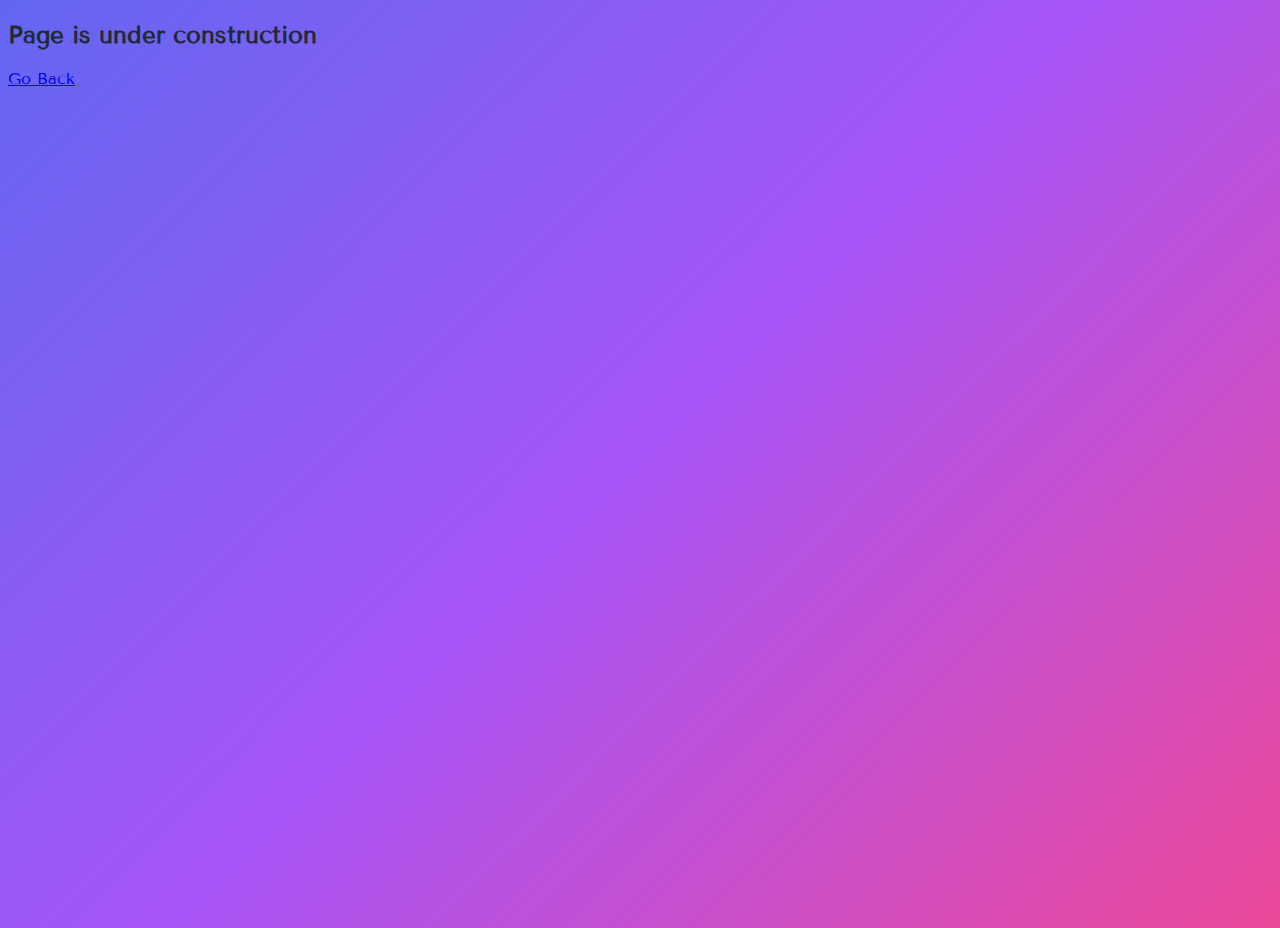
<file: wip.html>
<!DOCTYPE html>
<html lang="uk">

<head>
    <meta charset="UTF-8">
    <meta name="viewport" content="width=device-width, initial-scale=1.0">
    <title>English with horses</title>
    <link href="assets/css/style.css" rel="stylesheet">
    <link href="assets/css/font.css" rel="stylesheet">
    <link rel="icon" href="assets/images/horse-head.svg" type="image/svg+xml">
</head>

<body>
    <div class="center-screen">
        <div class="construction">
            <h2>Page is under construction</h2>
            <a href="index.html" class="back_404">Go Back</a>
        </div>
    </div>
</body>

</html>
</file>
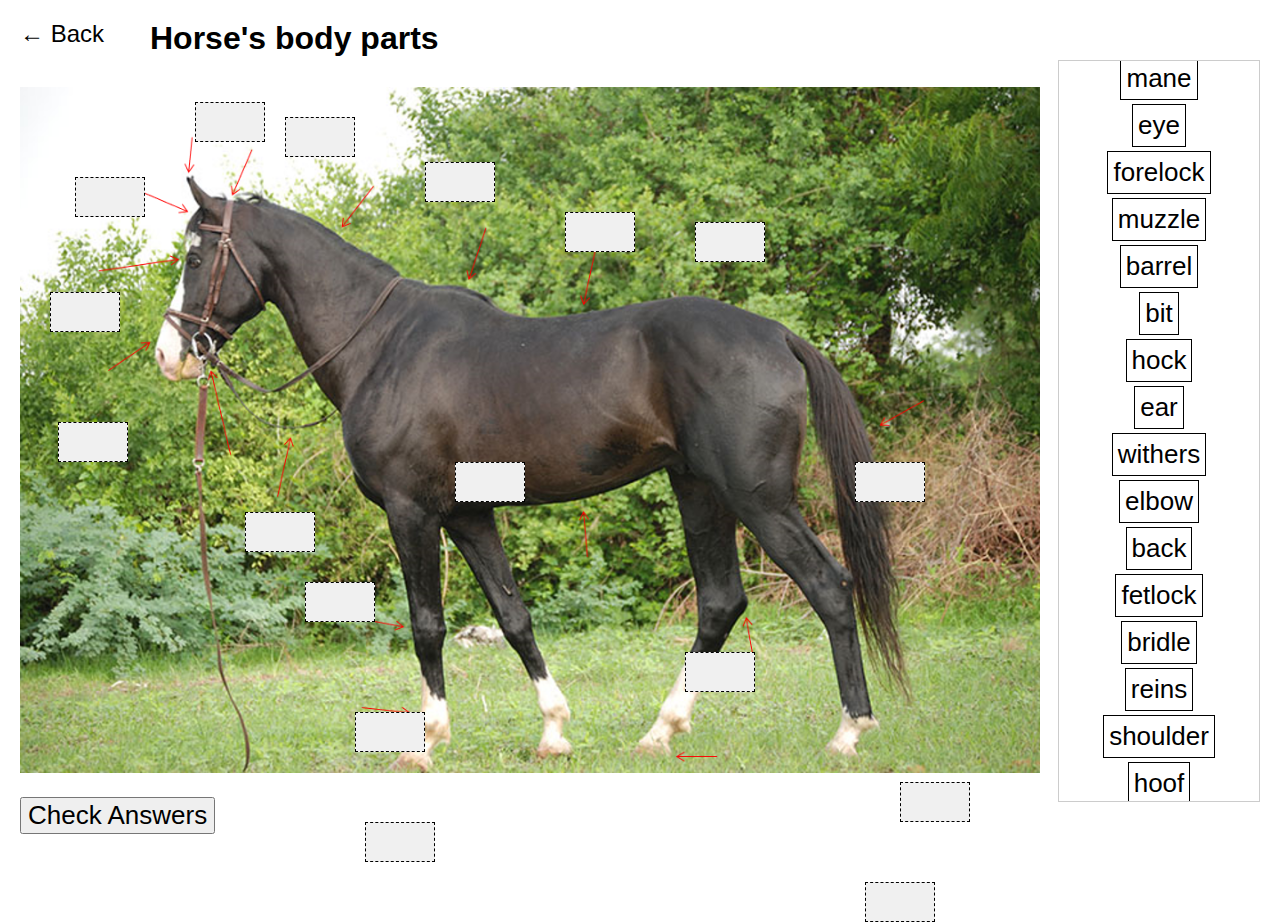
<file: pages/body parts.html>
<!DOCTYPE HTML>
<html>

<head>
    <meta charset="UTF-8">
    <link rel="stylesheet" href="../assets/css/body parts.css">
    <link rel="stylesheet" href="../assets/css/back link.css">
    <title>Picture Game</title>
</head>

<body>
    <a href="../index.html" class="back-link">← Back</a>
    <h1>Horse's body parts</h1>

    <div class="game-content">
        <div class="picture-container">
            <img src="../assets/images/horse.png" alt="Game Image" class="game-image">
            <!-- drop boxes -->
            <div class="drop-box" id="drop1" ondrop="drop(event)" ondragover="allowDrop(event)"></div>
            <div class="drop-box" id="drop2" ondrop="drop(event)" ondragover="allowDrop(event)"></div>
            <div class="drop-box" id="drop3" ondrop="drop(event)" ondragover="allowDrop(event)"></div>
            <div class="drop-box" id="drop4" ondrop="drop(event)" ondragover="allowDrop(event)"></div>
            <div class="drop-box" id="drop5" ondrop="drop(event)" ondragover="allowDrop(event)"></div>
            <div class="drop-box" id="drop6" ondrop="drop(event)" ondragover="allowDrop(event)"></div>
            <div class="drop-box" id="drop7" ondrop="drop(event)" ondragover="allowDrop(event)"></div>
            <div class="drop-box" id="drop8" ondrop="drop(event)" ondragover="allowDrop(event)"></div>
            <div class="drop-box" id="drop9" ondrop="drop(event)" ondragover="allowDrop(event)"></div>
            <div class="drop-box" id="drop10" ondrop="drop(event)" ondragover="allowDrop(event)"></div>
            <div class="drop-box" id="drop11" ondrop="drop(event)" ondragover="allowDrop(event)"></div>
            <div class="drop-box" id="drop12" ondrop="drop(event)" ondragover="allowDrop(event)"></div>
            <div class="drop-box" id="drop13" ondrop="drop(event)" ondragover="allowDrop(event)"></div>
            <div class="drop-box" id="drop14" ondrop="drop(event)" ondragover="allowDrop(event)"></div>
            <div class="drop-box" id="drop15" ondrop="drop(event)" ondragover="allowDrop(event)"></div>
            <div class="drop-box" id="drop16" ondrop="drop(event)" ondragover="allowDrop(event)"></div>
            <div class="drop-box" id="drop17" ondrop="drop(event)" ondragover="allowDrop(event)"></div>
            <div class="drop-box" id="drop18" ondrop="drop(event)" ondragover="allowDrop(event)"></div>
        </div>
        <div class="words" id="words">
            <!-- words -->
        </div>
    </div>

    <button class="check-button" onclick="checkAnswers()">Check Answers</button>

    <script>
        var words = [
            "ear", "bridle", "mane", "withers", "back",
            "stifle", "tail", "hock", "hoof", "barrel",
            "shoulder", "reins", "muzzle", "forelock",
            "elbow", "fetlock", "bit", "eye"];

        var correctAnswers = [
            "ear",
            "bridle",
            "mane",
            "withers",
            "back",
            "stifle",
            "tail",
            "hock",
            "hoof",
            "barrel",
            "fetlock",
            "elbow",
            "reins",
            "bit",
            "muzzle",
            "eye",
            "forelock",
            "shoulder"
        ];

        function shuffleArray(array) {
            for (let i = array.length - 1; i > 0; i--) {
                const j = Math.floor(Math.random() * (i + 1));
                [array[i], array[j]] = [array[j], array[i]];
            }
        }

        function loadGame() {
            var wordsContainer = document.getElementById('words');
            var emptyMessage = document.getElementById('emptyMessage');

            shuffleArray(words);

            words.forEach((word, index) => {
                var wordDiv = document.createElement('div');
                wordDiv.classList.add('word');
                wordDiv.setAttribute('draggable', true);
                wordDiv.setAttribute('ondragstart', 'drag(event)');
                wordDiv.setAttribute('id', 'word' + index);
                wordDiv.innerText = word;
                wordsContainer.appendChild(wordDiv);
            });
        }

        function drag(event) {
            event.dataTransfer.setData("text", event.target.innerText);
            event.dataTransfer.setData("id", event.target.id);
        }

        function drop(event) {
            event.preventDefault();
            var data = event.dataTransfer.getData("text");
            var wordId = event.dataTransfer.getData("id");
            event.target.innerText = data;
            var wordElement = document.getElementById(wordId);
            if (wordElement) {
                wordElement.remove();
            }
        }

        function allowDrop(event) {
            event.preventDefault();
        }

        function checkAnswers() {
            var dropBoxes = document.getElementsByClassName('drop-box');
            for (var i = 0; i < dropBoxes.length; i++) {
                if (dropBoxes[i].innerText === correctAnswers[i]) {
                    dropBoxes[i].style.backgroundColor = 'lightgreen';
                } else {
                    dropBoxes[i].style.backgroundColor = 'lightcoral';
                }
            }
        }

        window.onload = loadGame;
    </script>

</body>

</html>
</file>
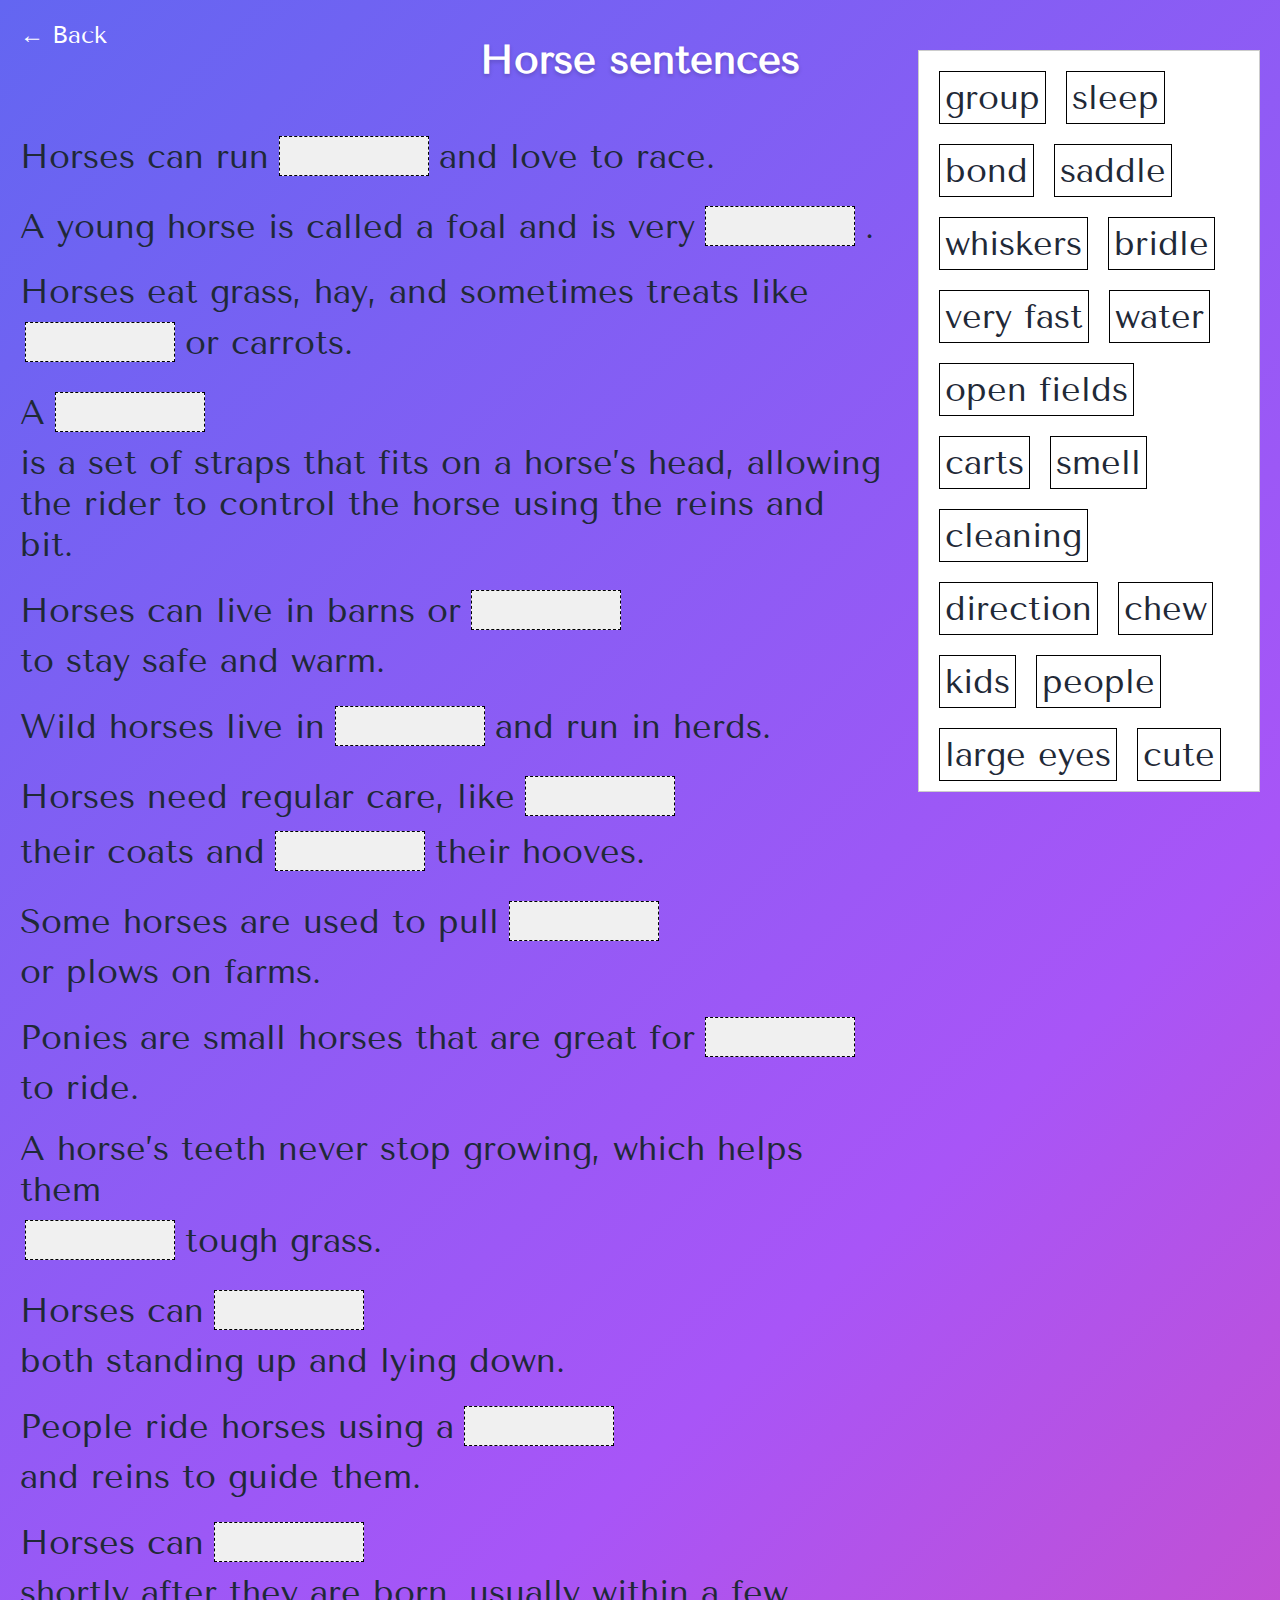
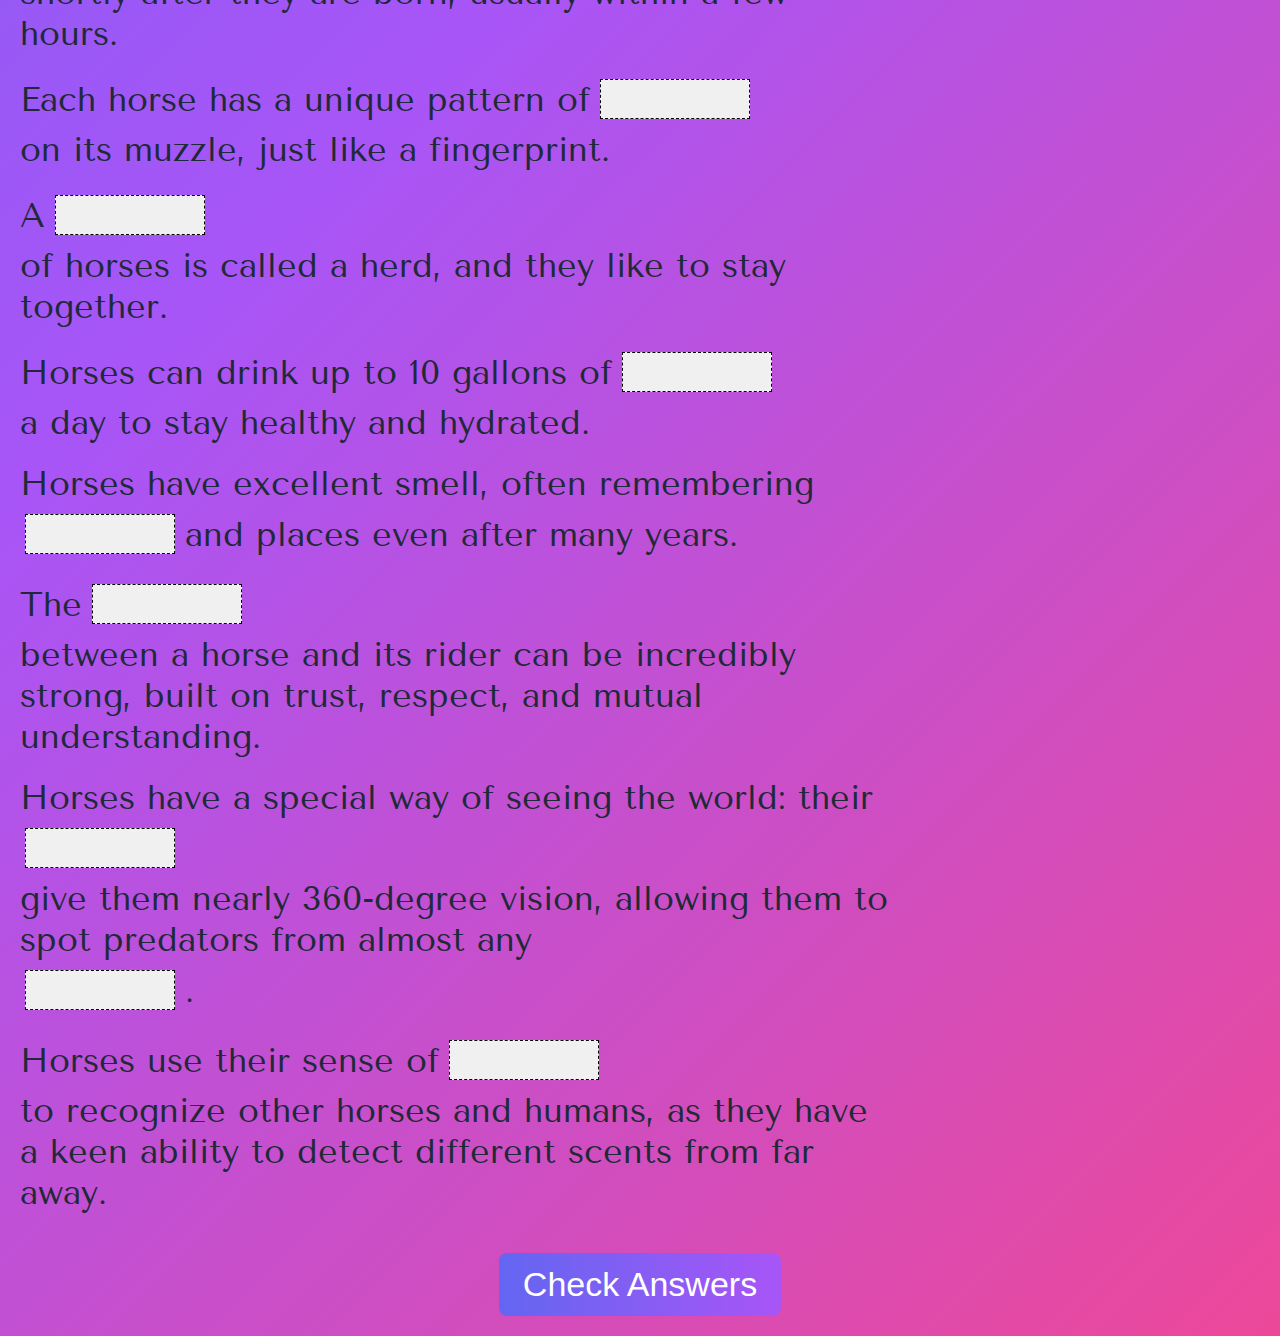
<file: pages/sentences.html>
<!DOCTYPE HTML>
<html>

<head>
    <meta charset="UTF-8">
    <link rel="stylesheet" href="../assets/css/sentences.css">
    <link rel="stylesheet" href="../assets/css/backlink.css">
    <link rel="stylesheet" href="../assets/css/style.css">
    <title>Eng exersises</title>
</head>

<body>
    <a href="../index.html" class="back-link">← Back</a>
    <h1>Horse sentences</h1>

    <div class="game-content">
        <div class="sentences" id="sentences">
            <!-- for sentences -->
        </div>
        <div class="words" id="words">
            <!-- for words -->
        </div>
    </div>
    <div class="check-container">
        <button class="check-button" onclick="checkAnswers()">Check Answers</button>
    </div>

    <script src="../assets/js/sentences.js"></script>
</body>

</html>
</file>
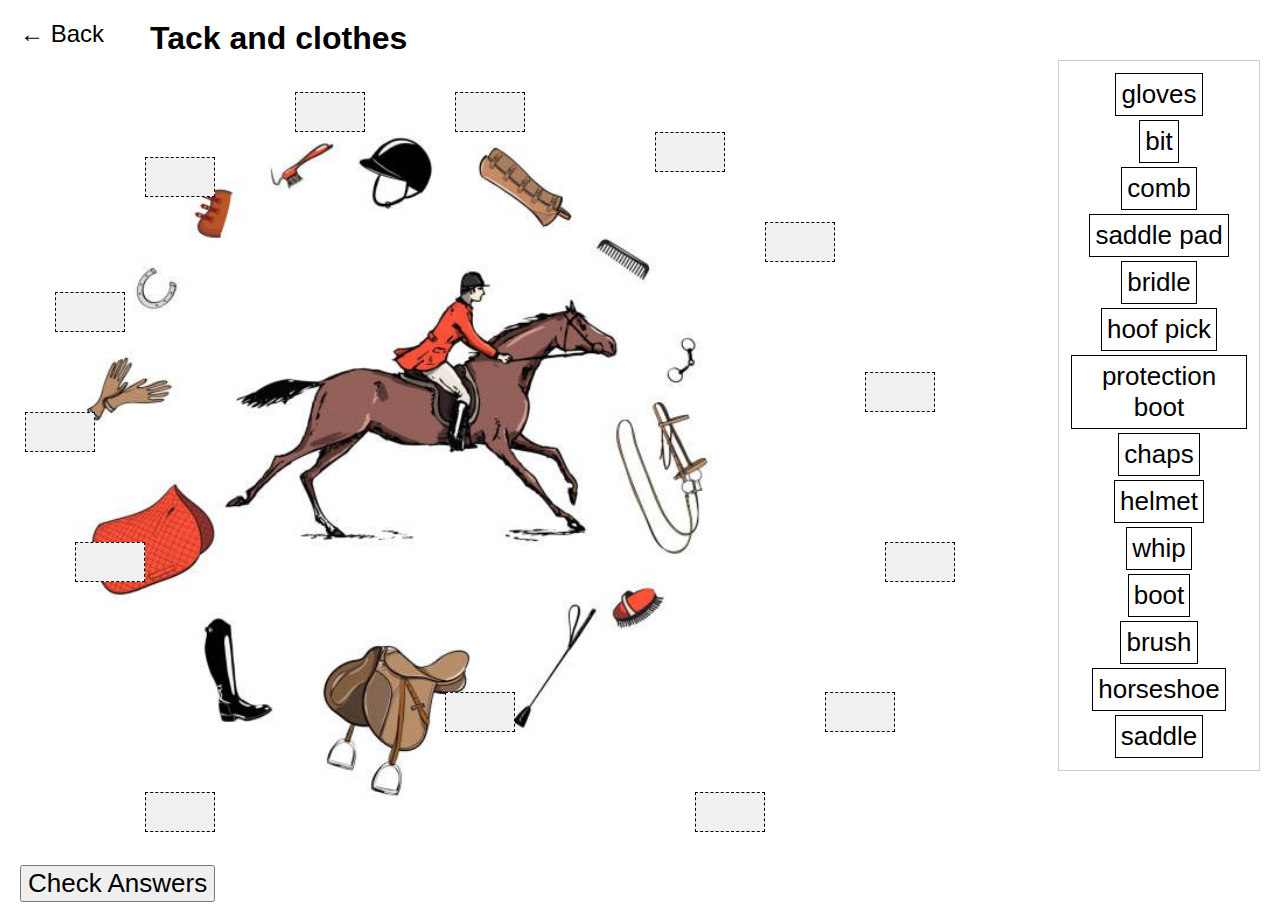
<file: pages/tack and clothes.html>
<!DOCTYPE HTML>
<html>

<head>
    <meta charset="UTF-8">
    <link rel="stylesheet" href="../assets/css/tack and clothes.css">
    <link rel="stylesheet" href="../assets/css/back link.css">
    <title>Picture Game</title>
</head>

<body>
    <a href="../index.html" class="back-link">← Back</a>
    <h1>Tack and clothes</h1>

    <div class="game-content">
        <div class="picture-container">
            <img src="../assets/images/tack-n-clothes.jpg" alt="Game Image" class="game-image">
            <!-- drop boxes -->
            <div class="drop-box" id="drop1" ondrop="drop(event)" ondragover="allowDrop(event)"></div>
            <div class="drop-box" id="drop2" ondrop="drop(event)" ondragover="allowDrop(event)"></div>
            <div class="drop-box" id="drop3" ondrop="drop(event)" ondragover="allowDrop(event)"></div>
            <div class="drop-box" id="drop4" ondrop="drop(event)" ondragover="allowDrop(event)"></div>
            <div class="drop-box" id="drop5" ondrop="drop(event)" ondragover="allowDrop(event)"></div>
            <div class="drop-box" id="drop6" ondrop="drop(event)" ondragover="allowDrop(event)"></div>
            <div class="drop-box" id="drop7" ondrop="drop(event)" ondragover="allowDrop(event)"></div>
            <div class="drop-box" id="drop8" ondrop="drop(event)" ondragover="allowDrop(event)"></div>
            <div class="drop-box" id="drop9" ondrop="drop(event)" ondragover="allowDrop(event)"></div>
            <div class="drop-box" id="drop10" ondrop="drop(event)" ondragover="allowDrop(event)"></div>
            <div class="drop-box" id="drop11" ondrop="drop(event)" ondragover="allowDrop(event)"></div>
            <div class="drop-box" id="drop12" ondrop="drop(event)" ondragover="allowDrop(event)"></div>
            <div class="drop-box" id="drop13" ondrop="drop(event)" ondragover="allowDrop(event)"></div>
            <div class="drop-box" id="drop14" ondrop="drop(event)" ondragover="allowDrop(event)"></div>
        </div>
        <div class="words" id="words">
            <!-- words -->
        </div>
    </div>

    <button class="check-button" onclick="checkAnswers()">Check Answers</button>

    <script>
        var words =
            [
                "protection boot", "hoof pick", "helmet", "chaps", "comb",
                "bit", "bridle", "brush", "whip", "saddle",
                "boot", "saddle pad", "gloves", "horseshoe"
            ];

        var correctAnswers =
            [
                "protection boot",
                "hoof pick",
                "helmet",
                "chaps",
                "comb",
                "bit",
                "bridle",
                "brush",
                "whip",
                "saddle",
                "boot",
                "sadlle pad",
                "gloves",
                "horseshoe"
            ];

        function shuffleArray(array) {
            for (let i = array.length - 1; i > 0; i--) {
                const j = Math.floor(Math.random() * (i + 1));
                [array[i], array[j]] = [array[j], array[i]]; // Swap elements
            }
        }

        function loadGame() {
            var wordsContainer = document.getElementById('words');
            var emptyMessage = document.getElementById('emptyMessage');

            shuffleArray(words);

            words.forEach((word, index) => {
                var wordDiv = document.createElement('div');
                wordDiv.classList.add('word');
                wordDiv.setAttribute('draggable', true);
                wordDiv.setAttribute('ondragstart', 'drag(event)');
                wordDiv.setAttribute('id', 'word' + index); // Assign unique ID
                wordDiv.innerText = word;
                wordsContainer.appendChild(wordDiv);
            });
        }

        function drag(event) {
            event.dataTransfer.setData("text", event.target.innerText);
            event.dataTransfer.setData("id", event.target.id);
        }

        function drop(event) {
            event.preventDefault();
            var data = event.dataTransfer.getData("text");
            var wordId = event.dataTransfer.getData("id");
            event.target.innerText = data;
            var wordElement = document.getElementById(wordId);
            if (wordElement) {
                wordElement.remove();
            }
        }

        function allowDrop(event) {
            event.preventDefault();
        }

        function checkAnswers() {
            var dropBoxes = document.getElementsByClassName('drop-box');
            for (var i = 0; i < dropBoxes.length; i++) {
                if (dropBoxes[i].innerText === correctAnswers[i]) {
                    dropBoxes[i].style.backgroundColor = 'lightgreen';
                } else {
                    dropBoxes[i].style.backgroundColor = 'lightcoral';
                }
            }
        }

        window.onload = loadGame;
    </script>

</body>

</html>
</file>
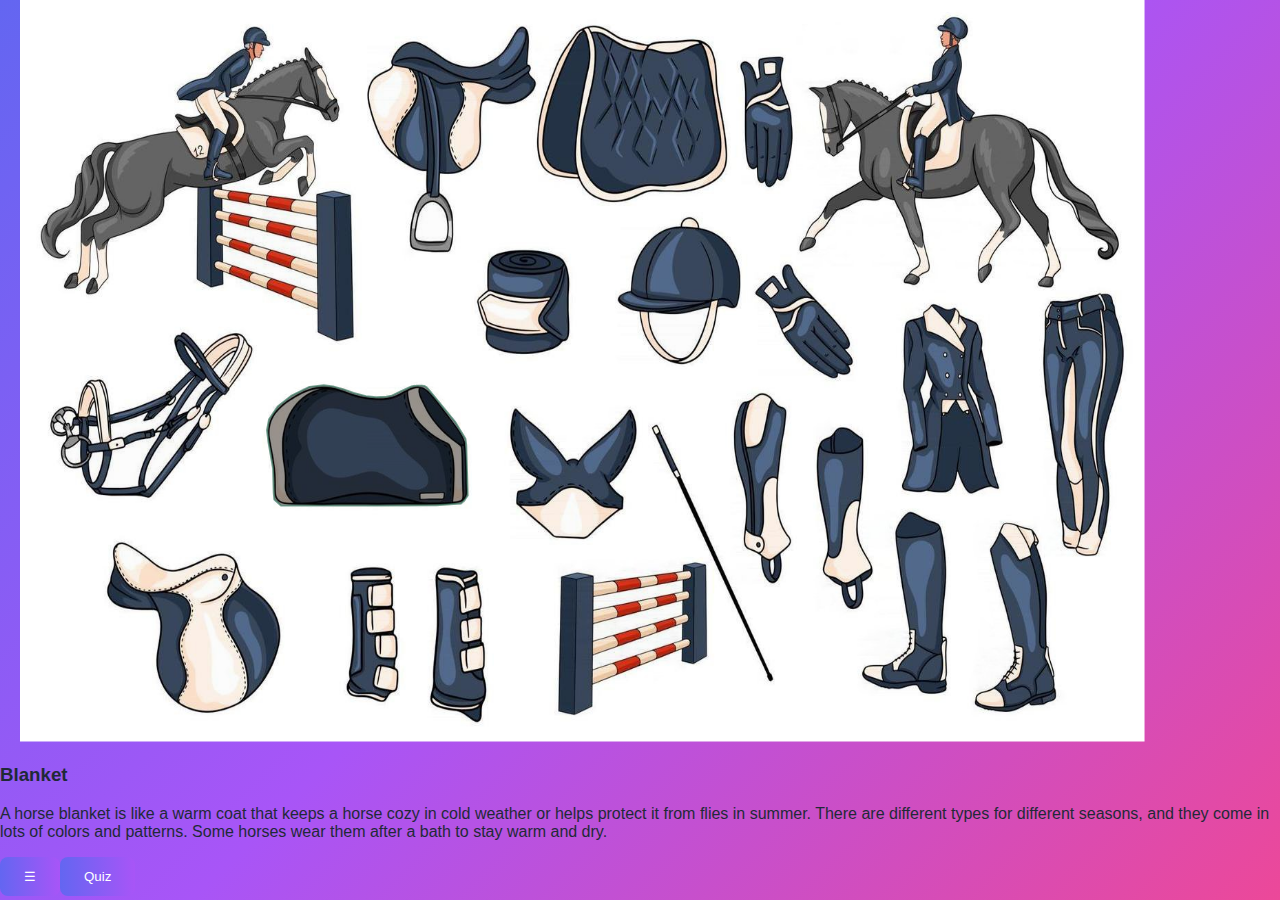
<file: pages/tack-and-clothes.html>
<!DOCTYPE HTML>
<html>

<head>
    <meta charset="UTF-8">
    <meta name="viewport" content="width=device-width, initial-scale=1.0">
    <title>English with horses</title>
    <link href="../assets/css/font.css" rel="stylesheet">
    <link href="../assets/css/style.css" rel="stylesheet">
    <link href="../assets/css/tack-and-clothes.css" rel="stylesheet">
    <link href="../assets/css/backlink.css" rel="stylesheet">
    <link rel="icon" href="../assets/images/horse-head.svg" type="image/svg+xml">
</head>

<body>
    <a href="../index.html" class="back-link">← Back</a>

    <div class="picture-container">
        <svg width="297.53571mm" height="196.18936mm" viewBox="0 0 297.53571 196.18936" version="1.1" id="svg5"
            xml:space="preserve" inkscape:export-filename="new.svg" inkscape:export-xdpi="96" inkscape:export-ydpi="96"
            xmlns:inkscape="http://www.inkscape.org/namespaces/inkscape"
            xmlns:sodipodi="http://sodipodi.sourceforge.net/DTD/sodipodi-0.dtd"
            xmlns:xlink="http://www.w3.org/1999/xlink" xmlns="http://www.w3.org/2000/svg"
            xmlns:svg="http://www.w3.org/2000/svg">
            <sodipodi:namedview id="namedview7" pagecolor="#ffffff" bordercolor="#000000" borderopacity="0.25"
                inkscape:showpageshadow="2" inkscape:pageopacity="0.0" inkscape:pagecheckerboard="0"
                inkscape:deskcolor="#d1d1d1" inkscape:document-units="mm" showgrid="false" />
            <defs id="defs2" />
            <g inkscape:label="background" inkscape:groupmode="layer" id="background" sodipodi:insensitive="true"
                transform="translate(0.26786812,-5.8917924)">
                <image width="297.53574" height="196.18936" preserveAspectRatio="none"
                    xlink:href="../assets/images/tack.jpg" id="image" x="-0.26786813" y="5.8917923"
                    inkscape:svg-dpi="1" />
            </g>
            <g inkscape:groupmode="layer" id="drop-saddle" inkscape:label="drop-saddle"
                transform="translate(0.26786812,-5.8917924)">
                <desc id="desc1817">The saddle is the seat that goes on the horse’s back so the rider can sit and ride
                    comfortably. It helps spread the rider’s weight and keeps them balanced. There are different types
                    for jumping, dressage, and other riding styles, and each one is shaped just right for the job.
                </desc>
                <title id="title1276">Saddle</title>
                <path
                    style="fill:#000000;fill-opacity:0.0110193;stroke-width:0.273;stroke-linecap:round;stroke-linejoin:round;stroke-opacity:0.616541"
                    d="m 100.45186,17.741554 c -0.0979,0.175124 -0.29621,0.273311 -0.41048,0.433277 -0.06097,0.08537 -0.107769,0.221794 -0.18243,0.296453 -0.01201,0.01202 -0.03541,0.0092 -0.04561,0.0228 -0.01442,0.01923 -0.01045,0.0478 -0.02281,0.06841 -0.01659,0.02765 -0.05399,0.03957 -0.06841,0.06841 -0.01074,0.0215 -0.0084,0.04918 -0.02281,0.06841 -0.01019,0.0136 -0.03359,0.01078 -0.04561,0.0228 -0.04981,0.04981 -0.141788,0.193942 -0.182433,0.250844 -0.02919,0.04087 -0.03829,0.09666 -0.06841,0.136825 -0.109503,0.146004 -0.232653,0.287403 -0.342058,0.433277 -0.003,0.004 -0.08819,0.06437 -0.09122,0.06841 -0.01442,0.01923 -0.01042,0.0478 -0.02281,0.06841 -0.0053,0.0088 -0.08112,0.10392 -0.09122,0.11402 -0.0054,0.0054 -0.01744,-0.0054 -0.02281,0 -0.06835,0.06835 -0.146262,0.217819 -0.205238,0.296453 -0.03495,0.0466 -0.0819,0.08864 -0.114019,0.136825 -0.01887,0.02828 -0.02522,0.06402 -0.04561,0.09122 -0.01288,0.0172 -0.03599,0.02638 -0.04561,0.04561 -0.0068,0.0136 0.0068,0.03201 0,0.04561 -0.04543,0.09087 -0.04564,1e-4 -0.06841,0.09122 -0.0037,0.01475 0.0068,0.03201 0,0.04561 -0.006,0.03489 -0.05399,0.03957 -0.06841,0.06841 -0.02532,0.05063 -0.03327,0.112771 -0.06841,0.159629 -0.01291,0.0172 -0.03455,0.02717 -0.04561,0.04561 -0.02977,0.04962 -0.02561,0.14246 -0.04561,0.182432 -0.04543,0.09087 -0.04563,1.01e-4 -0.06841,0.09122 -0.0055,0.02212 0.01265,0.04944 0,0.06841 -0.03635,0.05452 -0.05282,0.02883 -0.06841,0.09122 -0.0186,0.07444 -0.04973,0.153306 -0.06841,0.22804 -0.0055,0.02212 0.0055,0.04629 0,0.06841 -0.02885,0.115391 -0.04492,0.224577 -0.06841,0.34206 -0.01881,0.09404 -0.0548,0.178352 -0.06841,0.273649 -0.01016,0.07109 -0.02093,0.347663 0,0.410473 0.02058,0.06173 0.04814,0.121632 0.06841,0.182433 0.0026,0.0078 0.02678,0.326153 0.02281,0.34206 -0.01521,0.06081 -0.0258,0.122967 -0.04561,0.182433 -0.0024,0.0072 -0.01744,-0.0054 -0.02281,0 -0.02141,0.02141 -0.0077,0.09142 -0.02281,0.11402 -0.03866,0.05799 -0.08036,0.06949 -0.114022,0.136824 -0.0063,0.0126 -0.01503,0.103667 -0.02281,0.114021 -0.01585,0.02112 -0.237951,0.310659 -0.250847,0.319256 -0.01265,0.0084 -0.03119,-0.0048 -0.04561,0 -0.0067,0.0022 -0.139589,0.120793 -0.159629,0.136825 -0.038,0.03041 -0.05321,0.08362 -0.09122,0.11402 -0.02655,0.02124 -0.06207,0.02812 -0.09121,0.04561 -0.02365,0.0142 -0.0425,0.05977 -0.06841,0.06841 -0.01442,0.0048 -0.03119,-0.0048 -0.04561,0 -0.0204,0.0068 -0.02841,0.03271 -0.04561,0.04561 -0.0186,0.01395 -0.134926,0.10167 -0.159628,0.114021 -0.0204,0.0102 -0.04678,-0.0072 -0.06841,0 -0.08454,0.02818 0.0278,0.0228 -0.04561,0.0228 -0.0608,0.0076 -0.123705,0.0052 -0.182389,0.02281 -0.02059,0.0062 -0.02909,0.03184 -0.04561,0.04561 -0.0292,0.02433 -0.05959,0.04733 -0.09122,0.06841 -0.04601,0.03067 -0.09032,0.04051 -0.136824,0.06841 -0.01844,0.01106 -0.02717,0.03455 -0.04561,0.04561 -0.04122,0.02473 -0.0956,0.02087 -0.136824,0.04561 -0.01844,0.01106 -0.02841,0.03271 -0.04561,0.04561 -0.101471,0.0761 -0.230608,0.126706 -0.34206,0.182432 -0.106973,0.05349 -0.214043,0.146785 -0.319257,0.205237 -0.178064,0.09892 -0.385705,0.167179 -0.547297,0.296453 -0.04545,0.03636 -0.105773,0.109896 -0.159629,0.136824 -0.0136,0.0068 -0.03201,-0.0068 -0.04561,0 -0.04846,0.02423 -0.08247,0.0959 -0.136824,0.11402 -0.01442,0.0048 -0.03119,-0.0048 -0.04561,0 -0.0204,0.0068 -0.02717,0.03455 -0.04561,0.04561 -0.06711,0.04027 -0.135238,0.07902 -0.205237,0.114021 -0.03661,0.01831 -0.07949,0.02363 -0.11402,0.04561 -0.158663,0.100967 -0.28772,0.248418 -0.433277,0.364865 -0.05501,0.04401 -0.112532,0.08031 -0.159629,0.136824 -0.02433,0.0292 -0.04154,0.06434 -0.06841,0.09122 -0.04965,0.04965 -0.131347,0.08574 -0.182432,0.136824 -0.05196,0.05196 -0.08529,0.130903 -0.136824,0.182433 -0.01202,0.01202 -0.03541,0.0092 -0.04561,0.0228 -0.01442,0.01923 -0.0095,0.04841 -0.0228,0.06841 -0.0042,0.0063 -0.01743,-0.0054 -0.0228,0 -0.0418,0.0418 -0.06478,0.115575 -0.09122,0.159628 -0.02504,0.04174 -0.06945,0.07049 -0.09122,0.114021 -0.01075,0.0215 -0.0152,0.04561 -0.0228,0.06841 -0.0228,0.0304 -0.04886,0.05863 -0.06841,0.09122 -0.0039,0.0065 0,0.0152 0,0.0228 -0.0076,0.0152 -0.01338,0.03147 -0.0228,0.04561 -0.03493,0.05239 -0.01303,-0.0098 -0.06841,0.04561 -0.02884,0.02884 -0.03007,0.08295 -0.04561,0.114021 -0.04136,0.08271 -0.09668,0.170549 -0.136824,0.250844 -0.05218,0.104365 0.0095,-0.09677 -0.04561,0.06841 -0.0024,0.0072 0,0.0152 0,0.0228 0,0.0228 0.0085,0.04724 0,0.06841 -0.008,0.01996 -0.03368,0.02772 -0.04561,0.04561 -0.03005,0.04508 -0.02454,0.129771 -0.04561,0.182432 0.0099,0.03524 -0.03451,0.04623 -0.04561,0.06841 -0.02981,0.05962 -0.03808,0.144563 -0.06841,0.205237 -0.05218,0.104365 0.0095,-0.09677 -0.04561,0.06841 -0.02089,0.06266 -0.01859,0.228909 -0.04561,0.296453 -0.01018,0.02545 -0.03598,0.04275 -0.04561,0.06841 -0.02397,0.06392 -0.02488,0.143061 -0.04561,0.205236 -0.0087,0.026 -0.03335,0.0439 -0.04561,0.06841 -0.04919,0.09839 -0.11281,0.211192 -0.136824,0.319257 -0.0066,0.02968 0,0.06081 0,0.09122 -0.0152,0.03801 -0.03266,0.07519 -0.04561,0.114021 -0.01429,0.04285 -0.0097,0.143752 0,0.182432 -0.01374,0.04127 0.03694,0.04241 0.04561,0.06841 0.0096,0.02885 0,0.06081 0,0.09122 2.8e-5,0.463683 1.7e-5,0.927365 1.7e-5,1.391048 0,0.127414 -0.02533,0.283834 0,0.410473 0.01,0.04995 0.02514,0.118699 0.04561,0.159628 0.02215,0.04431 -0.0097,0.133719 0,0.182433 0.01085,0.05426 0.02505,0.108247 0.04561,0.159628 0.004,0.01 0.0202,0.01237 0.0228,0.0228 0.0092,0.03687 -0.0092,0.07715 0,0.11402 0.0099,0.03971 0.03436,0.07466 0.04561,0.114021 0.02765,0.09676 0.04446,0.200651 0.06841,0.296452 0.01571,0.06284 0.0054,0.1442 0.0228,0.205237 0.02219,0.07767 0.07746,0.145482 0.09122,0.22804 0.0075,0.04499 -0.0057,0.09157 0,0.136825 0.01447,0.115791 0.05222,0.228682 0.06841,0.34206 0.0043,0.0301 -0.005,0.06123 0,0.09122 0.02854,0.17127 0.0062,-0.122496 0.04561,0.11402 0.01162,0.06974 0.006,0.314519 0.0228,0.364865 0.0034,0.0102 0.0194,0.01261 0.0228,0.0228 0.01568,0.04706 0.0145,0.109808 0.0228,0.159628 0.05668,0.340058 -0.0086,-0.111483 0.04561,0.159629 0.0063,0.03167 -0.0095,0.08552 0,0.11402 0.0087,0.026 0.03543,0.04297 0.04561,0.06841 0.02276,0.0569 0.006,0.123506 0.0228,0.182432 0.003,0.01034 0.018,0.01319 0.0228,0.0228 0.01725,0.0345 0.01338,0.09913 0.0228,0.136824 0.0082,0.03298 0.03736,0.05824 0.04561,0.09122 0.01106,0.04425 -0.0075,0.09184 0,0.136824 0.0047,0.02846 0.06226,0.09864 0.06841,0.114021 0.01831,0.04577 -0.01206,0.111404 0,0.159628 0.0152,0.06081 0.03041,0.121622 0.04561,0.182432 0.01735,0.06939 0.04169,0.161249 0.06841,0.228041 0.004,0.01 0.0194,0.01261 0.0228,0.0228 0.03603,0.108081 0.02484,0.233133 0.06841,0.342061 0.004,0.01 0.0194,0.01261 0.0228,0.0228 0.02099,0.06298 0.0024,0.144041 0.0228,0.205236 0.0024,0.0072 0.0194,-0.0068 0.0228,0 0.0068,0.0136 -0.0048,0.03119 0,0.04561 0.0034,0.0102 0.0202,0.01237 0.0228,0.0228 0.02028,0.08112 -0.0064,0.167476 0,0.250844 0.0068,0.08892 0.05237,0.147814 0.06841,0.228041 0.0045,0.02236 -0.0055,0.04629 0,0.06841 0.0052,0.02086 0.03599,0.02638 0.04561,0.04561 0.01471,0.02941 0.0094,0.08727 0.0228,0.11402 0.0034,0.0068 0.01743,-0.0054 0.02281,0 0.0284,0.0284 0.02942,0.104442 0.04561,0.136825 0.0096,0.01923 0.04039,0.02475 0.04561,0.04561 0.0055,0.02212 -0.0072,0.04678 0,0.06841 -0.02533,0.06174 0.05639,0.05516 0.06841,0.09122 0.0114,0.03421 -0.0114,0.07981 0,0.11402 0.02239,0.06718 0.09267,0.118395 0.11402,0.182433 0.0049,0.01472 -0.01044,0.07556 0,0.09122 0.01193,0.01789 0.03455,0.02717 0.04561,0.04561 0.01678,0.02797 0.08402,0.202836 0.09122,0.228041 0.0063,0.02193 -0.0055,0.04629 0,0.06841 0.0026,0.01043 0.01881,0.01282 0.02281,0.0228 0.02678,0.06696 0.04561,0.136824 0.06841,0.205236 0.0048,0.01442 -0.0048,0.03119 0,0.04561 0.0185,0.0555 0.05436,0.10343 0.06841,0.159629 0.02609,0.104365 -0.04606,-0.02371 0.0228,0.11402 0.02135,0.04271 0.07635,0.09224 0.09122,0.136824 0.0048,0.01442 -0.0048,0.03119 0,0.04561 0.0073,0.02191 0.0324,0.0486 0.04561,0.06841 0.07554,0.113312 0.02837,0.142388 0.136825,0.250844 0.0076,0.08362 0.0074,0.168333 0.02284,0.250859 0.01758,0.09375 0.07271,0.145427 0.11402,0.22804 0.0034,0.0068 0,0.0152 0,0.0228 0.0076,0.0228 0.01205,0.04691 0.0228,0.06841 0.0317,0.0634 0.09721,0.123008 0.136824,0.182432 0.02291,0.03436 0.01633,0.08474 0.04561,0.11402 0.01202,0.01202 0.03618,0.0087 0.04561,0.0228 0.0084,0.01265 0,0.03041 0,0.04561 0.0076,0.0152 0.01261,0.03201 0.02281,0.04561 0.06244,0.08325 0.133245,0.190922 0.159628,0.296452 0.0037,0.01475 -0.0056,0.03149 0,0.04561 0.04685,0.117122 0.13618,0.238477 0.205236,0.342061 0.06607,0.09911 -0.02856,-0.01578 0.04561,0.114021 0.01886,0.033 0.04955,0.05822 0.06841,0.09122 0.05228,0.09149 0.08954,0.201878 0.136824,0.296452 0.0048,0.0096 0.0194,0.01261 0.0228,0.0228 0.04635,0.139053 0.08356,0.322927 0.136824,0.456082 0.02648,0.06621 0.0827,0.119791 0.114021,0.182432 0.04312,0.05263 0.03937,0.124343 0.06841,0.182432 0.05109,0.102178 0.108983,0.195163 0.159628,0.296453 0.07358,0.147157 0.123735,0.313453 0.205237,0.456081 0.01067,0.01867 0.03455,0.02717 0.04561,0.04561 0.0142,0.02366 0.08509,0.15795 0.09122,0.182433 0.0037,0.01475 -0.0078,0.03257 0,0.04561 0.1513,0.252167 -0.0034,-0.09811 0.11402,0.136824 0.06657,0.133148 0.11585,0.277308 0.182433,0.410473 0.0547,0.109404 0.114602,0.240315 0.182432,0.342061 0.0222,0.0333 0.09789,0.127372 0.11402,0.159628 0.0068,0.0136 -0.0048,0.03119 0,0.04561 0.01202,0.03606 0.06747,0.03873 0.09122,0.06841 0.01502,0.01877 0.0095,0.04841 0.0228,0.06841 0.03801,0.05701 0.07601,0.06334 0.11402,0.11402 0.0204,0.02719 0.02521,0.06402 0.04561,0.09122 0.08176,0.109016 0.199627,0.199627 0.296453,0.296453 0.162784,0.162784 0.326708,0.310264 0.501689,0.456081 0.06265,0.05221 0.114647,0.137242 0.182432,0.182433 0.02,0.01333 0.04691,0.01205 0.06841,0.0228 0.05572,0.02786 0.190719,0.17994 0.250844,0.22804 0.0402,0.03216 0.09662,0.05906 0.136824,0.09122 0.08732,0.06985 -0.065,-0.0422 0.04561,0.06841 0.04616,0.04616 0.128798,0.0966 0.182432,0.136825 0.04891,0.03668 0.05287,0.07568 0.09122,0.11402 0.01699,0.01699 0.07833,0.03272 0.09122,0.04561 0.01202,0.01202 0.01338,0.03147 0.0228,0.04561 0.02308,0.03462 0.06628,0.03517 0.09122,0.06841 0.05183,0.0691 0.108341,0.136854 0.159628,0.205237 0.02307,0.03076 0.0414,0.08701 0.06841,0.11402 0.01202,0.01202 0.03359,0.01078 0.04561,0.0228 0.01202,0.01202 0.0092,0.03541 0.0228,0.04561 0.01923,0.01442 0.05141,0.0058 0.06841,0.0228 0.03414,0.03414 0.02546,0.07966 0.06841,0.114021 0.157571,0.126057 0.312488,0.240067 0.478885,0.364865 0.06253,0.0469 0.115932,0.119728 0.182432,0.159628 0.01304,0.0078 0.03201,-0.0068 0.04561,0 0.01923,0.0096 0.02841,0.03271 0.04561,0.04561 0.04811,0.03609 0.105272,0.06404 0.159628,0.09122 0.05321,0.0228 0.103772,0.05318 0.159619,0.06841 0.0293,0.008 0.0614,-0.006 0.0912,0 0.0105,0.0021 0.0132,0.018 0.0228,0.0228 0.0215,0.01075 0.0484,0.0095 0.0684,0.02281 0.006,0.0042 -0.007,0.0194 0,0.0228 0.028,0.01402 0.0632,0.0088 0.0912,0.0228 0.0192,0.0096 0.0264,0.03599 0.0456,0.04561 0.028,0.01402 0.0608,0.0152 0.0912,0.0228 0.0304,0.0152 0.0617,0.02874 0.0912,0.04561 0.15626,0.08929 -0.006,0.0013 0.11402,0.09122 0.0794,0.05955 0.16878,0.104918 0.25085,0.159629 0.0405,0.027 0.0568,0.0796 0.0912,0.11402 0.012,0.01202 0.0336,0.01078 0.0456,0.0228 0.0496,0.04963 0.0942,0.106412 0.13682,0.159628 0.0228,0.0228 0.0456,0.04561 0.0684,0.06841 0.0152,0 0.0329,-0.0084 0.0456,0 0.0142,0.0094 0.0108,0.03359 0.0228,0.04561 0.0214,0.02138 0.071,0.03807 0.0912,0.06841 0.0552,0.08283 -0.007,0.01613 0.0456,0.06841 0.0476,0.04758 0.11452,0.06891 0.15963,0.11402 0.0194,0.01938 0.0262,0.04903 0.0456,0.06841 0.0419,0.04194 0.13641,0.121277 0.18243,0.159629 0.0706,0.05881 0.15589,0.101903 0.22804,0.159628 0.13791,0.110323 0.2589,0.228312 0.41048,0.319257 0.10325,0.06195 0.2154,0.101932 0.31925,0.159628 0.17235,0.09575 0.005,0.04799 0.20524,0.136824 0.10564,0.04695 0.23261,0.07422 0.34206,0.114021 0.27204,0.09892 0.53954,0.226101 0.82095,0.296452 0.0221,0.0055 0.0463,-0.0055 0.0684,0 0.0397,0.0099 0.0743,0.03568 0.11402,0.04561 0.0221,0.0055 0.046,-0.0041 0.0684,0 0.12334,0.02242 0.24228,0.06495 0.36486,0.09122 0.23121,0.04954 0.46091,0.08522 0.68413,0.159628 0.0692,0.02306 0.15706,-0.01774 0.22804,0 0.14707,0.03677 0.28071,0.04807 0.43327,0.06841 0.13877,0.0185 0.27138,0.05296 0.41048,0.06841 0.0826,0.0092 0.16841,-0.0103 0.25084,0 0.12382,0.01548 0.2382,0.06841 0.36487,0.06841 -0.0227,0.04561 -0.0549,0.08766 -0.0682,0.136843 -0.0137,0.05026 0,0.147785 0,0.205236 0,0.190034 0,0.380068 0,0.570102 0,0.335473 -0.0402,0.824972 0.0228,1.140202 0.0131,0.06578 -0.0132,0.139456 0,0.205237 0.012,0.05986 0.0358,0.09078 0.0456,0.159628 0.0136,0.09536 -0.0139,0.09527 0.0228,0.205237 0.003,0.0102 0.0202,0.01237 0.0228,0.0228 0.0111,0.04425 -0.009,0.0921 0,0.136824 0.003,0.01667 0.0195,0.02894 0.0228,0.04561 0.0209,0.104331 0,0.234172 0,0.342061 0,0.250845 0,0.501689 0,0.752534 0,0.120876 -0.0237,0.269318 0,0.387669 0.003,0.01667 0.0211,0.02869 0.0228,0.04561 0.0134,0.134359 -0.0168,0.276323 0,0.410473 0.003,0.02385 0.0194,0.04462 0.0228,0.06841 0.0295,0.206292 0,0.472456 0,0.684122 0.0389,0.379462 -0.16479,-0.04216 -0.22803,2e-6 -0.0798,0.05322 -0.14795,0.129038 -0.22804,0.182432 -0.0239,0.0159 -0.0938,0.02537 -0.11402,0.04561 -0.012,0.01202 -0.0108,0.03359 -0.0228,0.04561 -0.0243,0.02435 -0.0643,0.04149 -0.0912,0.06841 -0.0345,0.0345 -0.0582,0.08097 -0.0912,0.11402 -0.012,0.01202 -0.0323,0.01219 -0.0456,0.0228 -0.0844,0.06751 -0.16532,0.141095 -0.25084,0.205236 -0.0584,0.04382 -0.0973,0.122199 -0.15963,0.159629 -0.0206,0.01237 -0.05,0.0074 -0.0684,0.0228 -0.0292,0.02433 -0.0415,0.06434 -0.0684,0.09122 -0.012,0.01202 -0.032,0.01261 -0.0456,0.0228 -0.0505,0.03784 -0.0734,0.09625 -0.11403,0.136824 -0.0194,0.01938 -0.049,0.02623 -0.0684,0.04561 -0.0591,0.05909 -0.10056,0.146172 -0.15963,0.205237 -0.012,0.01202 -0.0336,0.01079 -0.0456,0.0228 -0.0269,0.02688 -0.0473,0.05959 -0.0684,0.09122 -0.0548,0.0822 -0.0968,0.172368 -0.15962,0.250845 -0.0535,0.06684 -0.11259,0.134673 -0.15963,0.205236 -0.0189,0.02829 -0.0252,0.06402 -0.0456,0.09122 -0.11456,0.152739 -0.24032,0.227339 -0.34206,0.410473 -0.0569,0.102435 -0.0852,0.215989 -0.13683,0.319256 -0.005,0.0096 -0.0194,0.01261 -0.0228,0.0228 -0.0169,0.05078 -0.024,0.105619 -0.0456,0.159629 -0.0272,0.06794 -0.0735,0.134216 -0.0912,0.205236 -0.0102,0.04083 -0.007,0.09838 -0.0228,0.136825 -0.0575,0.143843 -0.16705,0.268169 -0.22804,0.410472 -0.0123,0.02881 -0.0105,0.06241 -0.0228,0.09122 -0.002,0.05895 -0.0695,0.07049 -0.0912,0.11402 -0.0247,0.0495 -0.0238,0.108764 -0.0456,0.159628 -0.0332,0.0774 -0.07,0.120373 -0.0912,0.205237 -0.006,0.02212 0.006,0.04629 0,0.06841 -0.068,0.272088 -0.0147,-0.0088 -0.0912,0.182432 -0.006,0.01412 0.005,0.03137 0,0.04561 -0.0179,0.04774 -0.0523,0.08845 -0.0684,0.136824 -0.007,0.02163 0.004,0.04592 0,0.06841 -0.0105,0.06292 -0.0447,0.100289 -0.0684,0.159628 -0.0449,0.112264 -0.0323,0.402216 -0.0456,0.50169 -0.0117,0.08762 -0.0208,0.21388 -0.0456,0.296452 -0.0439,0.146461 -0.0518,0.03315 -0.0684,0.182433 -0.007,0.06044 0.0147,0.123437 0,0.182432 -0.0173,0.06913 -0.081,0.156233 -0.0912,0.228041 -0.005,0.03762 0.005,0.07631 0,0.11402 -0.008,0.06362 -0.0463,0.16914 -0.0684,0.228041 -0.0589,0.157081 -0.0465,0.02663 -0.0912,0.22804 -0.0175,0.07884 -0.0199,0.151032 -0.0456,0.228041 -0.0227,0.06804 0,0.654172 0,0.729729 0,0.03776 0.0126,0.121733 0,0.159629 -0.003,0.0102 -0.0202,0.01238 -0.0228,0.0228 -0.006,0.02212 0.006,0.04629 0,0.06841 -0.02,0.07985 -0.0492,0.151066 -0.0684,0.22804 -0.0119,0.04754 0,0.110327 0,0.159629 0,0.179821 0.0208,0.370094 0,0.547297 -0.0233,0.198264 -0.0516,0.196381 -0.0684,0.364865 -0.017,0.170385 0,0.353685 0,0.524493 -0.0621,0.108956 -0.0544,0.253268 -0.0916,0.364877 -0.023,0.06898 -0.0584,0.08989 -0.0684,0.159628 -0.0131,0.09177 -0.0113,0.181331 -0.0228,0.273649 -0.003,0.02385 -0.0194,0.04462 -0.0228,0.06841 -0.0118,0.08277 0.007,0.167519 0,0.250845 -0.0141,0.168701 -0.0673,0.334354 -0.0912,0.501689 -0.0229,0.160084 0,0.339571 0,0.501689 0,0.10606 -0.0283,0.439518 0,0.524494 0.0354,0.106168 0.0862,0.208097 0.11402,0.319256 0.006,0.02212 -0.003,0.04584 0,0.06841 0.0132,0.09225 0.0581,0.181069 0.0684,0.273649 0.004,0.03777 -0.005,0.07631 0,0.11402 0.0104,0.08281 0.0657,0.151543 0.0912,0.228041 0.01,0.02885 -0.007,0.06172 0,0.09122 0.003,0.01246 0.10181,0.238637 0.11402,0.250845 0.005,0.0054 0.0194,-0.0068 0.0228,0 0.007,0.0136 -0.004,0.03086 0,0.04561 -0.0138,0.04127 0.0369,0.04241 0.0456,0.06841 0.005,0.01442 -0.005,0.03119 0,0.04561 0.005,0.01392 0.041,0.0545 0.0456,0.06841 0.0906,0.271684 0.19996,0.554742 0.43328,0.72973 0.0172,0.0129 0.0256,0.03762 0.0456,0.04561 0.0212,0.0085 0.048,-0.0102 0.0684,0 0.0203,0.01016 0.063,0.101272 0.11402,0.11402 0.0358,0.0089 0.0782,-0.0089 0.11402,0 0.11625,0.02906 0.22153,0.116736 0.34206,0.136825 0.10481,0.01747 0.21284,0.0323 0.31926,0.04561 0.0754,0.0094 0.15244,-0.008 0.22804,0 0.0758,0.008 0.36964,0.06199 0.47888,0.06841 0.3419,0.02011 0.6851,-0.0082 1.02619,0.0228 0.0239,0.0022 0.0445,0.02041 0.0684,0.0228 0.12867,0.01287 0.25886,0.01109 0.38767,0.0228 0.13039,0.01185 0.25835,0.04994 0.38767,0.06841 0.11217,0.01603 0.23029,0.0088 0.34206,0.0228 0.0239,0.003 0.0448,0.0185 0.0684,0.0228 0.41275,0.07505 0.002,-0.0067 0.29645,0.0228 0.15598,0.0156 0.32534,0.06051 0.47889,0.09122 0.2117,0.04234 0.42406,0.106189 0.63851,0.136824 0.28588,0.04084 0.57884,0.07203 0.86655,0.09122 0.1069,0.0071 0.23619,-0.0081 0.34207,0 0.18283,0.01407 0.36402,0.07712 0.54729,0.09122 0.42389,0.03261 0.85113,0.0228 1.27703,0.0228 0.25845,0 0.51689,0 0.77534,0 0.0418,0 0.31191,0.0201 0.34206,0 0.1058,0.01951 0.0262,-0.04903 0.0456,-0.06841 0.012,-0.01202 0.0315,-0.01337 0.0456,-0.0228 0.0321,-0.0214 0.17388,-0.235436 0.18244,-0.250844 0.035,-0.06304 0.0362,-0.140737 0.0684,-0.205237 0.058,-0.116046 0.15037,-0.236601 0.18243,-0.364865 0.0297,-0.118908 0.0196,-0.245094 0.0456,-0.364865 0.045,-0.207182 0.10821,-0.410018 0.15963,-0.615709 7.1e-4,-0.007 0.0148,-0.257383 0.0457,-0.319246 0.01,-0.01923 0.0327,-0.02841 0.0456,-0.04561 0.0433,-0.05775 0.0488,-0.123454 0.0684,-0.182432 0.0168,-0.0505 0.0695,-0.108841 0.0912,-0.159629 0.0256,-0.05969 0.0443,-0.122131 0.0684,-0.182432 0.0272,-0.06811 0.0324,-0.217488 0.0456,-0.296453 0.0117,-0.07016 0.0463,-0.138869 0.0684,-0.205236 0.0394,-0.118132 0.0608,-0.266137 0.0912,-0.387669 0.0461,-0.184279 0.0598,-0.381908 0.0912,-0.570102 0.0185,-0.110981 0,-0.284092 0,-0.387669 0,-0.266047 0,-0.532094 0,-0.798141 0,-0.304054 0,-0.608109 0,-0.912163 0,-0.278549 0.009,-0.547872 -0.0456,-0.820946 -0.009,-0.04472 0.006,-0.09157 0,-0.136824 -0.0262,-0.209724 -0.0988,-0.435734 -0.15963,-0.638513 -0.0201,-0.06713 -0.0196,-0.140168 -0.0456,-0.205237 -0.0165,-0.04115 -0.052,-0.07287 -0.0684,-0.11402 -0.026,-0.06507 -0.0386,-0.135503 -0.0456,-0.205237 -0.0205,-0.204848 -0.0228,-0.408846 -0.0228,-0.615709 0,-0.09648 0.0106,-0.20063 0,-0.296453 -0.0474,-0.426251 0.002,0.10177 -0.0456,-0.182432 -0.039,-0.234152 -0.0915,-0.457128 -0.15963,-0.684122 -0.0692,-0.230689 -0.19578,-0.448151 -0.25084,-0.684121 -0.0749,-0.321119 -0.1146,-0.640543 -0.20524,-0.957771 -0.0456,-0.08361 -0.0942,-0.165658 -0.13674,-0.250842 -0.0552,-0.110462 -0.0989,-0.228349 -0.13683,-0.342061 -0.0261,-0.07842 -0.0978,-0.157857 -0.13682,-0.228041 -0.0543,-0.09771 -0.10217,-0.200679 -0.15963,-0.296452 -0.12381,-0.206343 -0.052,-0.06825 -0.18243,-0.250845 -0.1456,-0.203834 -0.28304,-0.415386 -0.43328,-0.615709 -0.0841,-0.11213 -0.18609,-0.209809 -0.27365,-0.319257 -0.0924,-0.115568 -0.19145,-0.241576 -0.27365,-0.364865 -0.0451,-0.06769 -0.0778,-0.146186 -0.13682,-0.205237 -0.012,-0.01202 -0.0336,-0.01078 -0.0456,-0.0228 -0.0313,-0.03134 -0.0371,-0.08268 -0.0684,-0.11402 -0.0194,-0.01938 -0.049,-0.02623 -0.0684,-0.04561 -0.0542,-0.05415 -0.0806,-0.148972 -0.13683,-0.205236 -0.005,-0.0054 -0.0194,0.0068 -0.0228,0 -0.007,-0.0136 0.009,-0.03345 0,-0.04561 -0.0165,-0.02192 -0.049,-0.02623 -0.0684,-0.04561 -0.0571,-0.05714 -0.10915,-0.119335 -0.15963,-0.182432 -0.0318,-0.03973 -0.0556,-0.101236 -0.0912,-0.136824 -0.012,-0.01202 -0.0336,-0.01079 -0.0456,-0.0228 -0.089,-0.089 0.005,-0.01225 -0.0228,-0.06841 -0.0583,-0.116663 -0.1239,-0.224994 -0.18243,-0.34206 -0.0722,-0.252171 -0.0424,-0.07184 -0.0229,-0.364871 0.005,-0.06826 -0.007,-0.137164 0,-0.205237 0.0203,-0.203026 0.0537,-0.415384 0.0912,-0.615709 0.0129,-0.06888 0.0369,-0.135697 0.0456,-0.205237 0.0189,-0.15103 0.006,-0.304679 0.0228,-0.456081 0.008,-0.06965 0.0349,-0.13597 0.0456,-0.205236 0.005,-0.03005 -0.005,-0.0613 0,-0.09122 0.01,-0.05445 0.0365,-0.105042 0.0456,-0.159628 0.006,-0.03749 -0.003,-0.07617 0,-0.11402 0.004,-0.04605 0.0195,-0.0907 0.0228,-0.136825 0.0177,-0.248013 0,-0.503423 0,-0.752533 0,-0.524494 0,-1.048987 0,-1.57348 0.5849,0.04763 1.16929,0.04561 1.75598,0.04561 0.15042,0 0.30646,0.01108 0.45608,0 0.10752,-0.008 0.5666,-0.06003 0.70693,-0.09122 0.10804,-0.02401 0.21057,-0.07032 0.31926,-0.09122 0.0899,-0.01729 0.18336,-0.0078 0.27365,-0.0228 0.0474,-0.0079 0.0898,-0.03553 0.13682,-0.04561 0.44351,-0.05544 -0.0217,0.01836 0.29645,-0.06841 0.0779,-0.05593 0.16985,-7.12e-4 0.25085,-0.0228 0.0492,-0.01342 0.0898,-0.0488 0.13682,-0.06841 0.0977,-0.04072 0.19855,-0.07371 0.29645,-0.11402 0.076,-0.03041 0.15203,-0.06081 0.22804,-0.09122 0.0608,-0.0152 0.12353,-0.02419 0.18244,-0.04561 0.0735,-0.02675 0.13257,-0.08496 0.20523,-0.114021 0.43555,-0.17422 0.002,0.07877 0.72973,-0.273648 0.31832,-0.154183 0.62413,-0.332948 0.93497,-0.50169 0.22126,-0.120114 0.43965,-0.245503 0.66132,-0.364864 0.17362,-0.09349 0.3546,-0.173534 0.52449,-0.273649 0.25616,-0.150951 0.50169,-0.319257 0.75253,-0.478885 0.18672,-0.147123 0.28857,-0.36641 0.43328,-0.547294 0.10061,-0.125754 0.22454,-0.232258 0.31926,-0.364864 0.0533,-0.07464 0.10495,-0.23421 0.15963,-0.319257 0.0559,-0.08697 0.11962,-0.168716 0.18243,-0.250845 0.10153,-0.13277 0.22199,-0.2515 0.31926,-0.387669 0.1867,-0.261381 0.35226,-0.548294 0.47888,-0.84375 0.0906,-0.211491 0.14059,-0.441521 0.20524,-0.661317 0.0584,-0.198507 0.13662,-0.408671 0.15963,-0.61571 0.008,-0.07555 -0.004,-0.152144 0,-0.22804 0.003,-0.06119 0.0194,-0.121243 0.0228,-0.182433 0.0142,-0.256118 0,-0.518951 0,-0.775338 0,-0.332637 0.0138,-0.671158 0,-1.003378 -0.002,-0.0537 -0.0183,-0.106064 -0.0228,-0.159628 -0.0311,-0.373621 -0.0605,-0.851464 -0.0684,-1.231419 -0.007,-0.341987 0,-0.684122 0,-1.026183 -3e-5,-0.478885 -2e-5,-0.95777 -2e-5,-1.436655 0,-0.236954 0.006,-0.544963 -0.0228,-0.775338 -0.0202,-0.161243 -0.0645,-0.318598 -0.0912,-0.478885 -0.0635,-0.380944 -0.0684,-0.7552 -0.0684,-1.140203 0,-0.433277 0,-0.866554 0,-1.299831 0,-0.25855 0.12922,-0.528265 0.20524,-0.775338 0.0485,-0.157696 0.0848,-0.322868 0.13682,-0.478885 0.044,-0.131912 0.10603,-0.259039 0.15963,-0.387669 0.0185,-0.04438 0.0226,-0.09462 0.0456,-0.136824 0.0233,-0.04273 0.0679,-0.07129 0.0912,-0.11402 0.023,-0.04221 0.0218,-0.09508 0.0456,-0.136825 0.003,-0.0046 0.12889,-0.106085 0.13683,-0.11402 0.0587,-0.05872 0.10559,-0.159136 0.18243,-0.205236 0.0206,-0.01237 0.0492,-0.0084 0.0684,-0.0228 0.0136,-0.0102 0.008,-0.03801 0.0228,-0.04561 0.0347,-0.01733 0.0784,-0.0075 0.11402,-0.0228 0.0198,-0.0085 0.0269,-0.03494 0.0456,-0.04561 0.19391,-0.110806 0.56343,-0.198748 0.79815,-0.159628 0.15184,0.02531 0.40611,0.05351 0.54729,0.11402 0.0252,0.0108 0.0427,0.03598 0.0684,0.04561 0.0288,0.0108 0.17018,0.02808 0.20523,0.04561 0.034,0.017 0.0556,0.05507 0.0912,0.06841 0.0377,0.01415 0.12069,-0.01947 0.15963,0 0.10962,0.05481 0.20611,0.13529 0.31925,0.182432 0.0511,0.02128 0.10762,0.0267 0.15963,0.04561 0.22112,0.08041 0.45079,0.158569 0.68412,0.205237 0.37928,0.07585 0.75376,0.128712 1.14021,0.159628 0.18869,0.0151 0.0657,-0.03154 0.31925,0.0228 0.04,0.0086 0.0737,0.03888 0.11402,0.04561 0.0525,0.0087 0.10683,-0.0066 0.15963,0 0.21239,0.02655 0.42511,0.09268 0.63851,0.11402 0.0756,0.0076 0.15245,-0.008 0.22805,0 0.19363,0.02038 0.1834,0.07353 0.36486,0.04561 0.0475,-0.0073 0.0912,-0.03041 0.13682,-0.04561 0.0532,-0.0076 0.10642,-0.0152 0.15963,-0.0228 0.32675,-0.0754 0.3571,-0.07253 0.70699,-0.205246 0.0859,-0.03257 0.16332,-0.08617 0.25084,-0.11402 0.081,-0.02577 0.16789,-0.02717 0.25085,-0.04561 0.1728,-0.0384 0.35453,-0.06546 0.52449,-0.11402 0.0693,-0.01981 0.13683,-0.04561 0.20524,-0.06841 0.11402,-0.03041 0.22787,-0.06143 0.34206,-0.09122 0.0606,-0.01582 0.12361,-0.02394 0.18243,-0.04561 0.0862,-0.03175 0.16371,-0.08498 0.25085,-0.114021 0.0735,-0.02451 0.15482,-0.02014 0.22804,-0.04561 0.10279,-0.03575 0.19599,-0.09496 0.29645,-0.136824 0.0821,-0.03422 0.16954,-0.05508 0.25084,-0.09122 0.056,-0.02489 0.1053,-0.06287 0.15963,-0.09122 0.12056,-0.0629 0.24709,-0.114482 0.36487,-0.182433 0.42794,-0.24689 0.80681,-0.619399 1.1402,-0.980574 0.12283,-0.133066 0.27467,-0.246421 0.38767,-0.387669 0.19123,-0.239035 0.33878,-0.517396 0.50169,-0.775338 0.0788,-0.124787 0.17491,-0.238306 0.25084,-0.364865 0.035,-0.0583 0.0545,-0.125242 0.0912,-0.182432 0.24889,-0.387165 -0.011,0.10483 0.20523,-0.273649 0.12122,-0.212135 0.24645,-0.438217 0.34207,-0.661317 0.11993,-0.279856 -0.0233,0.06939 0.0912,-0.159629 0.0215,-0.043 0.0241,-0.09382 0.0456,-0.136824 0.0522,-0.104365 -0.009,0.09677 0.0456,-0.06841 0.0512,-0.153465 0.0426,-0.690515 0,-0.84375 -0.0367,-0.132036 -0.0794,-0.263247 -0.13683,-0.387669 -0.061,-0.132256 -0.34206,-0.605389 -0.34206,-0.706926 -0.6373,-0.227617 -0.0959,-0.0052 -0.45603,-0.205223 -0.021,-0.01167 -0.0499,-0.0074 -0.0684,-0.0228 -0.0292,-0.02433 -0.0415,-0.06434 -0.0684,-0.09122 -0.0516,-0.05157 -0.13086,-0.08525 -0.18244,-0.136824 -0.012,-0.01202 -0.0108,-0.03359 -0.0228,-0.04561 -0.0344,-0.03442 -0.0751,-0.06201 -0.11402,-0.09122 -0.0136,-0.0102 -0.0336,-0.01079 -0.0456,-0.0228 -0.14558,-0.145581 -0.0844,-0.118222 -0.20523,-0.273649 -0.102,-0.131135 -0.23668,-0.217633 -0.25085,-0.387669 -0.008,-0.09122 -0.0378,-0.183362 -0.0228,-0.273649 0.027,-0.162208 0.21173,-0.306193 0.29645,-0.433277 0.0824,-0.1236 0.10443,-0.264696 0.13682,-0.410473 0.0188,-0.08441 0.0495,-0.165638 0.0684,-0.250844 0.01,-0.045 0.0497,-0.301749 0.0228,-0.342061 -0.0382,-0.05733 -0.12737,-0.07547 -0.18243,-0.11402 -0.0612,-0.04286 -0.39396,-0.30904 -0.43328,-0.387669 -0.0311,-0.06224 -0.0325,-0.139779 -0.0456,-0.205237 -0.0675,-0.337355 -0.0263,-0.706396 0,-1.048986 0.0238,-0.309621 -0.0172,-0.624941 0,-0.934966 0.004,-0.07628 0.0186,-0.151766 0.0228,-0.228041 0.007,-0.121434 -0.004,-0.243321 0,-0.364865 0.0122,-0.34291 0.0266,-0.68419 0.0456,-1.026182 0.003,-0.05313 -0.005,-0.106702 0,-0.159629 0.0269,-0.259839 0.0923,-0.515014 0.11402,-0.775337 0.008,-0.0909 -0.004,-0.182527 0,-0.273649 0.008,-0.167746 0.0372,-0.333979 0.0456,-0.501689 0.0316,-0.631526 0.0684,-1.260743 0.0684,-1.892737 -0.088,-0.266253 -0.15366,-0.543206 -0.27363,-0.798141 -0.2266,-0.481517 0.0178,0.06856 -0.15963,-0.250844 -0.0199,-0.03578 -0.0229,-0.07996 -0.0456,-0.114021 -0.009,-0.01414 -0.0336,-0.01079 -0.0456,-0.0228 -0.0585,-0.05854 -0.1594,-0.204895 -0.20523,-0.273648 -0.0109,-0.01627 -0.12488,-0.204146 -0.13683,-0.228041 -0.014,-0.02803 -0.007,-0.064 -0.0228,-0.09122 -0.016,-0.028 -0.0456,-0.04561 -0.0684,-0.06841 -0.0456,-0.07601 -0.0948,-0.14999 -0.13683,-0.228041 -0.0228,-0.04233 -0.0189,-0.09682 -0.0456,-0.136824 -0.0179,-0.02683 -0.0505,-0.04158 -0.0684,-0.06841 -0.0133,-0.02 -0.0104,-0.0478 -0.0228,-0.06841 -0.0684,-0.114021 -0.0228,0 -0.0684,-0.06841 -0.03,-0.04497 -0.0615,-0.09231 -0.0912,-0.136824 -0.0271,-0.04063 -0.0645,-0.165937 -0.11402,-0.182432 -0.0144,-0.0048 -0.0312,0.0048 -0.0456,0 -0.0102,-0.0034 -0.0152,-0.0152 -0.0228,-0.0228 -0.0152,-0.0076 -0.0295,-0.01743 -0.0456,-0.0228 -0.0919,-0.03063 -0.21944,-0.05934 -0.31926,-0.06841 -0.12564,-0.01142 -0.2619,0 -0.38767,0 -0.31371,0 -0.65432,-0.0096 -0.91216,0.205237 -0.0773,0.06439 -0.13971,0.123332 -0.20524,0.205236 -0.0106,0.01327 -0.0108,0.03359 -0.0228,0.04561 -0.0554,0.05539 -0.0335,-0.0068 -0.0684,0.04561 -0.0227,0.03406 -0.0229,0.07996 -0.0456,0.11402 -0.0567,0.08504 -0.14286,0.146951 -0.20524,0.22804 -0.0825,0.107273 -0.16964,0.210987 -0.25084,0.319257 -0.0266,0.03546 -0.0412,0.07903 -0.0684,0.11402 -0.0879,0.113057 -0.21028,0.204348 -0.29646,0.319257 -0.0592,0.07888 -0.0969,0.175512 -0.15963,0.250845 -0.0852,0.102219 -0.1963,0.188178 -0.27364,0.296453 -0.014,0.01956 -0.009,0.04841 -0.0228,0.06841 -0.0179,0.02683 -0.0505,0.04158 -0.0684,0.06841 -0.0354,0.05306 -0.0473,0.131219 -0.0912,0.182432 -0.035,0.04081 -0.0832,0.06999 -0.11402,0.114021 -0.0235,0.03353 -0.0273,0.07741 -0.0456,0.11402 -0.0443,0.08857 -0.11103,0.165793 -0.15963,0.250844 -0.0646,0.112962 0.0295,0.0323 -0.0456,0.182433 -0.0144,0.02885 -0.0513,0.04106 -0.0684,0.06841 -0.053,0.08482 -0.0394,0.15071 -0.0684,0.228041 -0.0228,0.04561 -0.0456,0.09122 -0.0684,0.136824 -0.008,0.0076 -0.0173,0.01359 -0.0228,0.0228 -0.0755,0.125764 -0.12334,0.264823 -0.20524,0.387669 -0.16895,0.253422 0.0591,-0.12878 -0.18243,0.250844 -0.0365,0.05736 -0.0504,0.128042 -0.0912,0.182433 -0.0485,0.06464 -0.1079,0.120357 -0.15963,0.182432 -0.0623,0.07478 -0.11359,0.159208 -0.18243,0.228041 -0.0613,0.06128 -0.13682,0.106419 -0.20523,0.159628 -0.0836,0.09122 -0.16723,0.182433 -0.25085,0.273649 -0.0457,0.07601 -0.0914,0.152018 -0.13706,0.228027 -0.0152,0.04561 -0.0209,0.0956 -0.0456,0.136825 -0.0221,0.03687 -0.0648,0.05727 -0.0912,0.09122 -0.0228,0.03801 -0.0456,0.07601 -0.0684,0.11402 0,0.0152 0.007,0.03201 0,0.04561 -0.01,0.01923 -0.0322,0.02882 -0.0456,0.04561 -0.0171,0.0214 -0.0262,0.04903 -0.0456,0.06841 -0.012,0.01202 -0.0336,0.01078 -0.0456,0.0228 -0.0323,0.03231 -0.0507,0.101489 -0.0684,0.136824 -0.0204,0.04079 -0.0934,0.12864 -0.11402,0.159628 -0.0434,0.06512 -0.0685,0.141554 -0.11402,0.205237 -0.14698,0.205775 -0.50727,0.557184 -0.70692,0.706926 -0.0544,0.04079 -0.12586,0.0535 -0.18243,0.09122 -0.006,0.0042 0.007,0.01889 0,0.0228 -0.0351,0.02106 -0.076,0.0304 -0.11402,0.04561 -0.038,0.0228 -0.0772,0.04383 -0.11403,0.06841 -0.0544,0.03627 -0.10901,0.07261 -0.15962,0.11402 -0.0333,0.02723 -0.0554,0.06736 -0.0912,0.09122 -0.0566,0.03771 -0.12371,0.05696 -0.18243,0.09122 -0.0657,0.0383 -0.12058,0.09264 -0.18243,0.136824 -0.0584,0.04168 -0.12507,0.07099 -0.18244,0.11402 -0.0258,0.01935 -0.0411,0.05132 -0.0684,0.06841 -0.0347,0.02169 -0.08,0.0229 -0.11402,0.04561 -0.0358,0.02385 -0.0568,0.06542 -0.0912,0.09122 -0.0272,0.0204 -0.0624,0.02759 -0.0912,0.04561 -0.0787,0.04918 -0.15203,0.106419 -0.22804,0.159628 -0.0815,0.05705 -0.14654,0.125378 -0.22804,0.182433 -0.14273,0.09991 -0.28597,0.204387 -0.43328,0.296453 -0.0892,0.05576 -0.0843,0.02845 -0.15963,0.09122 -0.19963,0.166359 -0.42092,0.288218 -0.63851,0.433277 -0.0316,0.02108 -0.0572,0.05141 -0.0912,0.06841 -0.028,0.01402 -0.0626,0.01007 -0.0912,0.0228 -0.0965,0.04289 -0.18095,0.109061 -0.27365,0.159628 -0.20533,0.111997 0.0416,-0.02862 -0.22804,0.09122 -0.0849,0.03772 -0.16556,0.10027 -0.25085,0.136824 -0.11594,0.04969 -0.24347,0.06087 -0.36486,0.09122 -0.0891,0.02228 -0.1621,0.09035 -0.25085,0.11402 -0.0441,0.01175 -0.0919,-0.0082 -0.13682,0 -0.0403,0.0073 -0.0738,0.03829 -0.11402,0.04561 -0.0449,0.0082 -0.0912,0 -0.13683,0 -0.076,0.02281 -0.15105,0.04917 -0.22804,0.06841 -0.0717,0.01793 -0.15468,-0.01223 -0.22804,0 -0.18249,0.03041 -0.36385,0.02893 -0.54729,0.04561 -0.0624,0.0057 -0.12014,0.03869 -0.18244,0.04561 -0.0604,0.0067 -0.12223,-0.0086 -0.18243,0 -0.18269,0.0261 -0.36293,0.09558 -0.5473,0.11402 -0.21636,0.02164 -0.4444,0 -0.66131,0 -0.22404,0 -0.46256,0.0277 -0.68413,0 -0.18575,-0.02322 -0.41506,-0.06067 -0.5929,-0.11402 -0.19409,-0.05823 -0.37752,-0.143962 -0.5701,-0.205237 -0.22391,-0.07124 -0.46416,-0.120634 -0.68412,-0.205236 -0.0476,-0.01831 -0.0889,-0.05099 -0.13683,-0.06841 -0.0364,-0.01325 -0.0777,-0.0092 -0.11402,-0.0228 -0.11432,-0.04287 -0.27917,-0.163505 -0.38767,-0.205237 -0.0585,-0.0225 -0.12457,-0.0215 -0.18243,-0.04561 -0.0351,-0.01462 -0.058,-0.04995 -0.0912,-0.06841 -0.11201,-0.06223 -0.24887,-0.106092 -0.36486,-0.159628 -0.10732,-0.04953 -0.22771,-0.126958 -0.34206,-0.159629 -0.0219,-0.0063 -0.0461,0.0045 -0.0684,0 -0.0568,-0.01137 -0.13199,-0.07104 -0.18244,-0.09122 -0.092,-0.0368 -0.20631,-0.05115 -0.29645,-0.09122 -0.0611,-0.02716 -0.13731,-0.09364 -0.20524,-0.114021 -0.0443,-0.01329 -0.0925,-0.0095 -0.13682,-0.0228 -0.0326,-0.0098 -0.0598,-0.03253 -0.0912,-0.04561 -0.16425,-0.06844 -0.33813,-0.112337 -0.50169,-0.182432 -0.10669,-0.04573 -0.18569,-0.12271 -0.29645,-0.159629 -0.0439,-0.01462 -0.0939,-0.0056 -0.13682,-0.0228 -0.0543,-0.02172 -0.24001,-0.157347 -0.29646,-0.182432 -0.0845,-0.03753 -0.1102,-0.0043 -0.18243,-0.04561 -0.0723,-0.04132 -0.089,-0.07873 -0.15963,-0.11402 -0.19898,-0.09949 -0.0365,0.02129 -0.27365,-0.136825 -0.23149,-0.154331 -0.45853,-0.314824 -0.68412,-0.478885 -0.048,-0.03492 -0.0948,-0.07204 -0.13682,-0.11402 -0.012,-0.01202 -0.009,-0.03573 -0.0228,-0.04561 -0.0415,-0.02964 -0.0944,-0.04013 -0.13682,-0.06841 -0.0584,-0.03892 -0.0926,-0.109047 -0.13682,-0.159629 -0.20271,-0.231665 -0.3911,-0.456323 -0.57011,-0.706925 -0.37531,-0.238806 -0.69255,-0.557351 -1.04921,-0.820969 -0.49192,-0.363591 -0.0493,-0.0087 -0.5701,-0.342061 -0.096,-0.06146 -0.17498,-0.148108 -0.27365,-0.205237 -0.0479,-0.02773 -0.11013,-0.02086 -0.15963,-0.04561 -0.0887,-0.04432 -0.16479,-0.110456 -0.25084,-0.159628 -0.72316,-0.413233 -0.10458,-0.05592 -0.61571,-0.296453 -0.0555,-0.02609 -0.10306,-0.06765 -0.15963,-0.09122 -0.0358,-0.01491 -0.0776,-0.0096 -0.11402,-0.0228 -0.0479,-0.01743 -0.0884,-0.05229 -0.13683,-0.06841 -0.0735,-0.02451 -0.15379,-0.02333 -0.22804,-0.04561 -0.11512,-0.03454 -0.22719,-0.07868 -0.34206,-0.114021 -0.17054,-0.05247 -0.35138,-0.07074 -0.52449,-0.11402 -0.14489,-0.03622 -0.29073,-0.06948 -0.43328,-0.11402 -0.22297,-0.06968 -0.1461,-0.07951 -0.38767,-0.114021 -0.10535,-0.01505 -0.21284,0 -0.31925,0 -0.33624,0 -0.66776,0.02281 -1.00338,0.02281 -0.28125,0 -0.5625,0 -0.84375,0 -0.19733,0 -0.47587,-0.01107 -0.66132,0.06841 -0.0625,0.02678 -0.11647,0.07473 -0.18243,0.09122 -0.11377,0.02844 -0.0635,-0.0321 -0.15963,0.0228 -0.17434,0.09962 -0.0261,0.04202 -0.13683,0.09122 -0.0813,0.03614 -0.17126,0.05143 -0.25084,0.09122 -0.0192,0.0096 -0.0277,0.03368 -0.0456,0.04561 -0.11554,0.07703 -0.25466,0.117076 -0.36486,0.205236 -0.0434,0.03475 0.0668,0.01574 -0.0228,0.04561 -0.0144,0.0048 -0.032,-0.0068 -0.0456,0 -8e-5,4e-5 -0.1069,0.168202 -0.11402,0.182433 -0.0615,0.122926 -0.13344,0.01689 -0.0912,0.22804 z"
                    id="path931" />
                <path
                    style="fill:#000000;fill-opacity:0.0110193;stroke-width:0.273;stroke-linecap:round;stroke-linejoin:round;stroke-opacity:0.616541"
                    d="m 57.2434,154.34755 0.548246,1.87049 0.225749,1.032 0.902994,2.03173 1.483491,1.45125 2.386486,1.80599 2.321985,2.03173 1.870489,2.41874 1.451241,3.22498 0.483747,3.38623 -0.0645,2.96698 -1.838238,5.12772 -2.483235,4.35372 -2.676734,3.22498 -2.289736,1.96724 -2.515484,1.61249 -3.482979,1.38674 -3.19273,0.67725 -4.224725,-0.41925 -3.740977,-1.32224 -2.354235,-1.80599 -2.612234,-3.19273 -1.70924,-4.25698 -0.193499,-3.57972 0.129,-2.54774 0.548246,-3.90222 0.322498,-2.87024 -0.644996,-3.03148 -0.548246,-0.4515 -4.90197,-0.0645 -3.869977,-0.29024 -2.612234,-1.61249 -1.418991,-2.28974 -0.0645,-1.77374 0.644996,-1.96724 0.161249,-0.32249 0.225749,-1.74149 0.677246,-1.80599 0.09675,-1.12875 -0.322499,-3.70872 1.225493,-1.41899 1.64474,-0.4515 2.289736,0.80624 2.160737,1.48349 2.708983,1.87049 1.902738,1.80599 2.128487,1.09649 2.128487,0.3225 2.450985,-0.61274 3.805477,-1.48349 3.611978,-1.64474 2.870232,-0.67725 2.257486,0.48375 1.289993,0.61274 z"
                    id="path1781" />
            </g>
            <g inkscape:groupmode="layer" id="drop-saddle-pad" inkscape:label="drop-saddle-pad"
                transform="translate(0.26786812,-5.8917924)">
                <desc id="desc1815">A saddle pad is the soft cloth that sits under the saddle to keep the horse
                    comfortable and stop rubbing. It also helps absorb sweat. Saddle pads come in all sorts of fun
                    colors, patterns, and shapes, and many riders like to match them with the rest of their gear.</desc>
                <title id="title1274">Saddle Pad</title>
                <path
                    style="fill:#000000;fill-opacity:0.0110193;stroke-width:0.273;stroke-linecap:round;stroke-linejoin:round;stroke-opacity:0.616541"
                    d="m 182.59838,18.382387 0.87074,2.063988 0.7095,3.676477 0.129,3.482979 0.258,1.934988 0.23843,2.293641 1.32264,6.499155 0.72973,5.564189 0.25084,3.876689 -0.31925,2.052365 -1.59629,2.918919 -3.76267,2.485642 -3.85388,1.413851 -4.21875,0.273649 -4.05912,-0.09122 -3.05575,-0.114016 -3.14696,1.368243 -3.58023,1.208615 -2.7821,0.364865 -2.8277,-0.319257 -3.01013,-1.413852 -2.44004,-2.052364 -1.18581,-2.508446 -3.58024,-0.228041 -3.35219,-0.661318 -2.89612,-2.371621 -0.91216,-3.648649 -0.13682,-3.717061 0.22804,-3.762669 0.50169,-3.306587 1.48226,-5.153717 2.00676,-6.065878 2.55405,-5.0625 2.53125,-3.785473 1.77872,-2.029561 2.2348,-0.980574 2.00675,-0.250845 2.53125,0.638514 2.34882,1.117398 2.00676,1.413852 2.48564,0.889358 4.62922,1.026182 c 0.18936,-0.112955 0.39538,-0.206166 0.5701,-0.34206 0.0339,-0.0264 0.0554,-0.06736 0.0912,-0.09122 0.0127,-0.0084 0.0304,0 0.0456,0 0.0152,-0.0076 0.0323,-0.01219 0.0456,-0.0228 0.0761,-0.06086 0.0653,-0.08964 0.15963,-0.136824 0.028,-0.01402 0.0621,-0.01116 0.0912,-0.0228 0.01,-0.004 0.0152,-0.0152 0.0228,-0.0228 0.0228,-0.0152 0.0428,-0.03599 0.0684,-0.04561 0.0925,-0.03468 0.20616,-0.0095 0.29645,-0.04561 0.1454,-0.05816 0.24855,-0.09122 0.41047,-0.09122 l 8.0271,-0.319258 4.28716,0.04561 1.02618,0.364863 1.14021,0.95777 z"
                    id="path1779" />
            </g>
            <g inkscape:groupmode="layer" id="drop-pants" inkscape:label="drop-pants"
                transform="translate(0.26786812,-5.8917924)">
                <desc id="desc1819">Riding pants, also called breeches or jodhpurs, are special trousers made for
                    horseback riding. They’re stretchy and snug so the rider can move easily and stay comfortable in the
                    saddle. Most riding pants have patches or grips on the inside of the knees or seat to help the rider
                    stay steady while riding. They come in many colors and styles, and some even have fun patterns or
                    sparkly details. Unlike regular pants, they don’t have big seams that could rub or hurt during long
                    rides, which makes them perfect for spending time in the saddle.</desc>
                <title id="title1272">Pants</title>
                <path
                    style="fill:#000000;fill-opacity:0.0110193;stroke-width:0.273;stroke-linecap:round;stroke-linejoin:round;stroke-opacity:0.616541"
                    d="m 289.73221,88.203208 0.0645,0.806246 1.49963,4.805222 0.59662,3.515228 0.0484,3.740976 -0.50555,4.16983 -1.84713,6.61318 -1.02618,3.30658 -0.88936,2.8049 -0.66132,2.87331 -0.22804,2.53125 0.0684,3.39781 0.66133,3.83108 0.5245,3.64865 0.0912,4.35557 -0.25083,3.01014 -0.43328,2.09797 -0.36486,2.32601 -1.00338,3.12416 -0.98058,3.23817 -0.31925,0.41048 -1.23142,0.29645 -2.09797,0.0912 -1.96115,-0.6385 -0.72973,-1.04898 -0.0228,-0.31926 -1.86994,-0.0228 -1.27703,-0.82095 v -1.04899 l -0.22804,-0.61571 0.0684,-2.41723 -0.15961,-1.98395 -0.25085,-1.39105 -0.91216,-4.72044 -0.34206,-3.26098 0.0684,-2.71368 0.0912,-3.80828 -0.61568,-1.32263 -0.45608,-3.26098 -0.45608,-3.28378 -0.59291,-4.08193 -0.20524,-2.59966 -0.72973,-4.42399 -0.47888,-5.79223 v -4.629221 l 0.13682,-2.508446 0.15963,-1.345439 -0.0228,-3.078548 v -3.557432 l 0.23702,-0.91207 1.32224,-2.176862 0.82237,-0.354748 2.16074,0.145124 2.14461,-0.03225 3.62811,-0.838494 2.09623,-0.548247 1.33837,-0.128999 1.11262,-0.403123 0.61274,0.306374 1.82212,-0.09675 0.75787,0.580497 0.30637,0.661121 0.0806,1.144868 0.32252,0.628871 z"
                    id="path1783" />
            </g>
            <g inkscape:groupmode="layer" id="drop-jacket" inkscape:label="drop-jacket"
                transform="translate(0.26786812,-5.8917924)">
                <desc id="desc1811">A riding jacket is a smart, fitted coat that riders often wear in shows and
                    competitions. It helps them look neat and professional, and many jackets are made from stretchy
                    materials so the rider can move easily. Some even have hidden zippers and fun lining colors inside!
                </desc>
                <title id="title1270">Jacket</title>
                <path
                    style="fill:#000000;fill-opacity:0.0110193;stroke-width:0.273;stroke-linecap:round;stroke-linejoin:round;stroke-opacity:0.616541"
                    d="m 248.81503,89.072634 0.61571,0.364866 3.51183,1.619088 0.45608,0.478885 0.0228,0.638514 0.84375,2.303209 0.36487,1.277027 -0.20524,2.485642 0.50169,2.645275 0.63851,2.46283 0.68413,3.23818 1.163,3.35219 0.84375,2.69088 0.66132,3.48902 0.33893,2.57716 0.49988,3.59585 0.11287,1.19324 -1.54799,0.54825 -1.87049,0.0806 0.0323,1.14489 0.46757,2.82186 0.69337,2.61224 0.62887,2.30586 0.69337,1.72536 0.0484,0.59662 -0.74177,0.1935 -1.75761,-0.75787 -1.12874,0.35475 -1.82212,0.61274 -1.66086,0.75787 -0.56437,0.16125 -0.80625,-0.27412 -1.40286,-1.78986 -0.8385,-2.17687 -0.41925,-1.28999 -0.41924,1.83824 -0.59663,1.46737 -0.91912,1.30611 -0.83849,0.54825 -5.32122,-0.16125 -2.95718,0.23515 -3.28378,-0.5701 -0.68412,-0.91216 0.11402,-1.23142 0.77533,-1.71031 0.44039,-1.30975 0.62887,-3.53135 0.82237,-2.96698 0.18354,-0.83465 -0.38767,-2.37163 -0.68412,-3.12415 -0.29645,-3.60304 -0.27365,-1.84713 -0.77534,-2.75929 -0.22804,-1.27703 0.0912,-2.66807 0.18245,-2.00676 -0.18243,-5.450167 0.25084,-5.746622 0.43328,-1.755912 4.21875,-1.185811 0.34206,-0.638513 v -0.547298 l 1.1174,-0.775337 1.07179,-1.208615 1.0946,-0.136825 1.11739,0.136825 1.45946,1.003378 0.63852,0.205237 1.00338,-0.04561 1.11739,-0.433275 1.1174,0.889358 z"
                    id="path1785" />
            </g>
            <g inkscape:groupmode="layer" id="drop-gloves" inkscape:label="drop-gloves"
                transform="translate(0.26786812,-5.8917924)">
                <desc id="desc1809">Riders wear gloves to protect their hands and help hold the reins better. They stop
                    hands from getting blisters and help even when it’s hot or rainy. Riding gloves can be soft,
                    stretchy, and come in many colors to match the outfit.</desc>
                <title id="title1268">Gloves</title>
                <path
                    style="fill:#000000;fill-opacity:0.0110193;stroke-width:0.273;stroke-linecap:round;stroke-linejoin:round;stroke-opacity:0.616541"
                    d="m 201.91601,21.381619 c -0.10292,0.262354 0.0314,0.713054 -0.0323,0.967494 -0.0139,0.0557 -0.0463,0.106658 -0.0645,0.161249 -0.0193,0.05805 0.0193,0.135449 0,0.193499 -0.005,0.01442 -0.0215,0.0215 -0.0323,0.03225 -0.0107,0.0215 -0.0264,0.04118 -0.0323,0.0645 -0.005,0.02086 0.007,0.0441 0,0.0645 -0.017,0.05099 -0.0768,0.07909 -0.0968,0.128999 -0.0645,0.161249 0.0323,0 0,0.09675 0.0195,0.05837 -0.0522,0.05998 -0.0645,0.09675 -0.007,0.0204 0.01,0.04527 0,0.0645 -0.005,0.0096 -0.0274,-0.0096 -0.0323,0 -0.01,0.01923 0.007,0.0441 0,0.0645 -0.005,0.01442 -0.0215,0.0215 -0.0323,0.03225 -0.0107,0.03225 -0.0267,0.06322 -0.0323,0.09675 -0.0114,0.06845 0.0219,0.16005 0,0.225749 -0.0667,0.200178 0.003,-0.107183 -0.0645,0.161249 -0.0148,0.0592 0.0193,0.135705 0,0.193499 -0.0156,0.04669 -0.0855,0.148576 -0.0967,0.193498 -0.0394,0.157658 0,0.44131 0,0.612747 0,0.440747 0,0.881494 0,1.322241 0,0.279499 0,0.558998 0,0.838496 0,0.132482 -0.0215,0.29001 0,0.419246 0.008,0.04742 0.0493,0.08339 0.0645,0.129 0.01,0.02903 -0.01,0.06772 0,0.09675 0.036,0.10809 0.13651,0.231076 0.16124,0.354748 0.0145,0.07236 -0.0145,0.153392 0,0.225748 0.017,0.08519 0.0847,0.173548 0.0967,0.257998 0.0106,0.07449 -0.0182,0.152746 0,0.22575 0.0418,0.167246 0.15848,0.308655 0.1935,0.483746 0.008,0.04216 -0.0104,0.08728 0,0.129 0.0117,0.04664 0.0528,0.08236 0.0645,0.128998 0.0152,0.06072 -0.0123,0.13205 0,0.1935 0.0172,0.0859 0.0701,0.145674 0.0967,0.225748 0.007,0.0204 -0.01,0.04527 0,0.0645 0.0173,0.03467 0.0501,0.06076 0.0645,0.09675 0.025,0.06237 0.029,0.154789 0.0645,0.225748 0.007,0.0136 0.0274,0.01783 0.0323,0.03225 0.007,0.0204 -0.004,0.04341 0,0.0645 0.0271,0.135541 0.10436,0.305472 0.16125,0.419246 0.024,0.04807 0.0727,0.08092 0.0967,0.129 0.1053,0.210603 0.20486,0.449548 0.29025,0.677246 0.0693,0.184819 0.0645,0.07059 0.0645,0.161247 l 0.78544,1.83376 0.38767,1.573479 0.15963,3.375 0.18243,4.10473 -0.52449,4.743243 -1.20862,4.94848 -0.76527,1.060923 c -0.0323,0.02687 -0.0671,0.05094 -0.0968,0.08062 -0.0421,0.04208 -0.0986,0.131817 -0.129,0.177374 -0.01,0.01479 -0.0904,0.07104 -0.0968,0.08062 -0.006,0.0089 0.005,0.02264 0,0.03225 -0.008,0.0152 -0.0351,0.0055 -0.0484,0.01613 -0.0365,0.02918 -0.0725,0.07252 -0.11288,0.09675 -0.0993,0.05958 -0.25579,0.04837 -0.37087,0.04837 -0.0648,0 -0.34943,0.01503 -0.387,0 -0.0806,-0.03225 0,-0.02419 -0.0484,-0.04837 -0.0304,-0.01518 -0.0385,0.01195 -0.0806,-0.01613 -0.004,-0.003 0.005,-0.01372 0,-0.01612 -0.01,-0.0048 -0.0226,0.0048 -0.0323,0 -0.0136,-0.0068 -0.0201,-0.02313 -0.0323,-0.03225 -0.0665,-0.04985 -0.18481,-0.07938 -0.22575,-0.161249 -0.0117,-0.02333 -0.007,-0.100777 -0.0161,-0.128999 -0.0134,-0.04012 -0.0484,-0.06206 -0.0484,-0.112875 0.0243,0.116654 -0.007,0.159769 -0.032,0.258003 -0.017,0.06786 0.0427,-0.0032 -0.0323,0.09675 -0.003,0.0043 -0.0137,-0.0048 -0.0161,0 -0.0161,0.0321 -0.0377,0.125524 -0.0645,0.161249 -0.007,0.0096 -0.025,0.0065 -0.0323,0.01613 -0.0102,0.0136 -0.009,0.03317 -0.0161,0.04838 -0.0247,0.04938 -0.0646,0.08616 -0.0967,0.128999 -0.0338,0.04511 -0.0635,0.109783 -0.0806,0.161249 -0.017,0.05103 -0.036,0.01134 -0.0484,0.04838 -0.005,0.0153 0.0114,0.03697 0,0.04837 -0.009,0.0085 -0.0256,0.0061 -0.0323,0.01613 -0.006,0.0089 0.005,0.02264 0,0.03225 -0.008,0.01508 -0.0703,0.09916 -0.0806,0.112874 -0.018,0.02396 -0.0573,0.06508 -0.0806,0.08063 -0.004,0.003 -0.0123,-0.0038 -0.0161,0 -0.0674,0.06744 -0.0477,0.07682 -0.11287,0.128999 -0.009,0.0075 -0.0238,0.0076 -0.0323,0.01612 -0.0753,0.07532 0.0853,-0.01926 -0.0645,0.08062 -0.0411,0.02741 -0.0621,0.02642 -0.11287,0.0645 -0.0703,0.05274 -0.12464,0.122287 -0.1935,0.177374 -0.0357,0.02854 -0.0746,0.05512 -0.11288,0.08062 -0.0186,0.0124 -0.0298,0.03597 -0.0484,0.04838 -0.01,0.0067 -0.0238,0.0076 -0.0323,0.01612 -0.008,0.0085 -0.008,0.02375 -0.0161,0.03225 -0.006,0.0063 -0.0865,0.03816 -0.0967,0.04838 -0.008,0.0085 -0.006,0.02558 -0.0161,0.03225 -0.009,0.006 -0.0233,-0.006 -0.0323,0 -0.01,0.0067 -0.009,0.02225 -0.0161,0.03225 -0.0136,0.02036 -0.0447,0.03516 -0.0645,0.04838 -0.029,0.01931 -0.0679,0.01783 -0.0967,0.03225 -0.0304,0.01521 -0.0648,0.05384 -0.0968,0.0645 -0.0204,0.0068 -0.0453,-0.0096 -0.0645,0 -0.005,0.0024 0.004,0.01314 0,0.01612 -0.0397,0.0265 -0.0863,0.01092 -0.129,0.03225 -0.0103,0.0052 -0.0219,0.02709 -0.0322,0.03225 -0.0486,0.02427 -0.25871,-0.0084 -0.30638,-0.03225 -0.0173,-0.0087 -0.03,-0.02612 -0.0484,-0.03225 -0.0153,-0.0051 -0.0326,0.0032 -0.0484,0 -0.0472,-0.0094 -0.15362,-0.09908 -0.1935,-0.128999 -0.0343,-0.0257 -0.0826,-0.02817 -0.11288,-0.04838 -0.0263,-0.01757 -0.0506,-0.07063 -0.0806,-0.08062 -0.0102,-0.0034 -0.0233,0.006 -0.0323,0 -0.01,-0.0067 -0.008,-0.02375 -0.0161,-0.03225 -0.004,-0.0038 -0.0117,0.003 -0.0161,0 -0.0358,-0.02383 -0.0352,-0.05134 -0.0484,-0.0645 -0.008,-0.0085 -0.0237,-0.0076 -0.0322,-0.01612 -0.017,-0.017 -0.0189,-0.0445 -0.0323,-0.0645 -0.0119,-0.01779 -0.0388,-0.02933 -0.0484,-0.04838 -0.0204,-0.04081 -0.0375,-0.08399 -0.0645,-0.128999 -0.009,-0.01458 -0.004,-0.03636 -0.0161,-0.04838 -0.004,-0.0038 -0.0108,0 -0.0161,0 -0.0108,-0.01075 -0.0238,-0.0196 -0.0322,-0.03225 -0.009,-0.01414 -0.007,-0.03423 -0.0161,-0.04837 -0.014,-0.021 -0.0373,-0.04226 -0.0484,-0.0645 -0.005,-0.0096 0.005,-0.02264 0,-0.03225 -0.007,-0.0136 -0.0238,-0.0196 -0.0323,-0.03225 -0.0235,-0.03528 -0.006,-0.03427 -0.0161,-0.0645 -0.0389,-0.116799 0.005,0.02542 -0.0323,-0.04838 -0.008,-0.01548 0.005,-0.04901 0,-0.0645 -0.009,-0.02564 -0.0361,-0.04 -0.0484,-0.0645 -0.007,-0.0141 0.003,-0.05088 0,-0.0645 -0.007,-0.02785 -0.0232,-0.05333 -0.0323,-0.08062 -0.003,-0.0102 0.005,-0.02263 0,-0.03225 -0.007,-0.014 -0.0484,-0.08514 -0.0484,-0.09675 -0.13023,-0.0054 -0.10809,0.04604 -0.17724,0.08061 -0.006,0.0029 -0.0459,-0.005 -0.0484,0 -0.005,0.0096 0.005,0.02264 0,0.03225 -0.002,0.0048 -0.0117,-0.003 -0.0161,0 -0.0108,0.01075 -0.0215,0.0215 -0.0323,0.03225 -0.005,0 -0.0113,-0.0024 -0.0161,0 -0.0541,0.02705 -0.10926,0.117044 -0.1935,0.145124 -0.0102,0.0034 -0.0219,-0.003 -0.0322,0 -0.0278,0.008 -0.0532,0.0231 -0.0806,0.03225 -0.0597,0.01989 -0.30966,0 -0.38699,0 -0.0827,0 -0.20863,0.02041 -0.29025,0 -0.0148,-0.0037 -0.0201,-0.02313 -0.0323,-0.03225 -0.0598,-0.04481 -0.13597,-0.100232 -0.1935,-0.128999 -0.0271,-0.01357 -0.0725,-0.104735 -0.0968,-0.129 -0.004,-0.0038 -0.0123,0.0038 -0.0161,0 -0.007,-0.0075 0.005,-0.03864 0,-0.04837 0.006,-0.03513 -0.0269,-0.0054 -0.0323,-0.01613 -0.007,-0.01442 0.0114,-0.03697 0,-0.04838 -0.004,-0.0038 -0.0113,0.0024 -0.0161,0 -0.0357,-0.01784 -0.02,-0.04001 -0.0323,-0.0645 -0.0178,-0.03565 -0.01,-0.005 -0.0323,-0.01613 -0.0671,-0.03355 0.0172,0.0011 -0.0161,-0.03225 -0.004,-0.0038 -0.0123,0.0038 -0.0161,0 -0.007,-0.0075 0.005,-0.03864 0,-0.04838 -0.007,-0.0136 -0.0274,-0.01783 -0.0323,-0.03225 -0.003,-0.0102 0.003,-0.02205 0,-0.03225 -0.002,-0.0072 -0.0146,-0.0087 -0.0161,-0.01613 -0.004,-0.02108 0.004,-0.04342 0,-0.0645 -0.001,-0.0075 -0.0133,-0.0091 -0.0161,-0.01612 -0.0121,-0.03036 -10e-4,-0.06751 -0.0161,-0.09675 -0.0102,-0.0204 -0.0399,-0.0272 -0.0484,-0.04838 -0.0367,-0.09171 -0.0161,-0.228117 -0.0161,-0.322498 l -0.20955,-2.966953 c -0.0256,0.117482 -0.0993,0.197289 -0.16124,0.290248 -0.003,0.0045 0.004,0.01232 0,0.01612 -0.12587,0.125863 -0.0173,0.0049 -0.0968,0.0645 -0.0233,0.01744 -0.0401,0.04823 -0.0645,0.0645 -0.0107,0.0054 -0.0215,0.01075 -0.0322,0.01613 -0.0108,0 -0.0226,-0.0048 -0.0323,0 -0.0439,0.02194 -0.0162,0.04032 -0.0645,0.04838 -0.0212,0.0035 -0.0432,-0.0027 -0.0645,0 -0.0594,0.0074 -0.11858,0.02049 -0.17738,0.03225 -0.0739,0.01478 -0.16742,0 -0.24187,0 -0.0452,0 -0.13799,0.01969 -0.17737,0 -0.0136,-0.0068 -0.0187,-0.02545 -0.0323,-0.03225 -0.0129,-0.0065 -0.0355,0.0065 -0.0484,0 -0.0546,-0.02728 -0.0785,-0.0547 -0.129,-0.09675 -0.0314,-0.02621 -0.0778,-0.02731 -0.11287,-0.04838 -0.005,-0.0028 0.004,-0.01232 0,-0.01612 -0.006,-0.006 -0.0534,-0.0073 -0.0645,-0.01613 -0.0468,-0.03742 -0.10475,-0.124013 -0.129,-0.177374 -0.0141,-0.03095 -0.0154,-0.06723 -0.0323,-0.09675 -0.006,-0.01044 -0.0215,-0.01075 -0.0322,-0.01613 l -0.7255,-1.273861 -0.37087,-1.467366 -0.20963,-2.483235 -0.14512,-10.303812 -0.0161,-5.966213 -0.19353,-2.612234 -0.20962,-0.677246 -0.80624,-1.983363 c -0.0252,-0.202765 -0.0161,-0.408475 -0.0161,-0.612746 0,-0.04698 -0.0147,-0.117146 0,-0.161249 0.0144,-0.04312 0.0447,-0.125317 0.0806,-0.161249 0.004,-0.0038 0.0123,0.0038 0.0161,0 0.0134,-0.01344 -0.0134,-0.06719 0,-0.08063 0.0215,-0.0215 0.0155,0.03421 0.0323,-0.01612 0.003,-0.0102 0,-0.0215 0,-0.03225 0.0161,-0.01612 0.0366,-0.02882 0.0484,-0.04837 0.008,-0.01383 -0.0114,-0.03697 0,-0.04838 0.0392,-0.03916 0.0237,0.0048 0.0484,-0.03225 0.009,-0.01414 0.004,-0.03636 0.0161,-0.04838 0.004,-0.0038 0.0123,0.0038 0.0161,0 0.0334,-0.03336 -0.051,0.0013 0.0161,-0.03225 0.0404,-0.02021 0.0754,-0.05248 0.11288,-0.08063 0.0192,-0.01442 0.0445,-0.01892 0.0645,-0.03225 0.0186,-0.0124 0.0298,-0.03597 0.0484,-0.04837 0.009,-0.006 0.0247,0.0076 0.0323,0 0.004,-0.0038 -0.004,-0.01233 0,-0.01612 0.0781,-0.07806 -0.0121,0.03497 0.0645,-0.01613 0.01,-0.0067 0.007,-0.02504 0.0161,-0.03225 0.0838,-0.06284 0.0218,-0.0019 0.0645,-0.01613 0.0339,-0.01129 0.0629,-0.03709 0.0967,-0.04838 0.0783,-0.0261 0.15434,-0.04492 0.22574,-0.08062 0.0144,-0.0072 0.0327,0.0039 0.0484,0 0.0795,-0.01986 0.1618,-0.04448 0.24187,-0.0645 0.0202,-0.0051 0.0443,0.0051 0.0645,0 0.0445,-0.01113 0.0621,-0.03104 0.0968,-0.04837 0.0266,-0.01332 0.21328,-0.0057 0.24188,0 0.16611,0.03322 -0.0448,-0.01 0.12899,0.0645 0.027,0.01156 0.0971,0.0081 0.129,0.01612 0.005,0.0011 0.21122,0.101973 0.22575,0.112874 0.0122,0.0091 0.0187,0.02545 0.0323,0.03225 0.01,0.0048 0.0215,0 0.0323,0 0.0108,0.0054 0.0222,0.0095 0.0323,0.01612 0.0306,0.02039 0.0607,0.05249 0.0967,0.0645 0.0242,0.0081 0.0161,-0.01613 0.0484,0 0.0108,0.0054 0.008,0.02375 0.0161,0.03225 l 0.90282,0.951388 0.66112,1.451241 0.54824,1.870488 0.48375,-0.209623 0.0967,-0.290249 -0.2257,-4.337598 1.54799,-0.532122 2.67674,-0.177374 1.74148,-0.128999 0.645,0.257998 z"
                    id="path1775" />
                <path
                    style="fill:#000000;fill-opacity:0.0110193;stroke-width:0.273;stroke-linecap:round;stroke-linejoin:round;stroke-opacity:0.616541"
                    d="m 204.34712,77.146115 0.13683,0.729728 0.36487,0.752536 1.50507,2.006756 2.8022,3.085353 4.01511,4.305348 3.80547,4.273099 2.11236,3.112106 0.35475,1.322242 -0.129,1.015869 -0.62887,0.467622 -0.48375,0.04837 v 0.209628 l 1.66087,1.773738 0.30637,0.9675 -0.0323,0.75787 -0.58044,0.56437 -0.4515,-0.0323 -0.15319,0.10486 0.41119,0.72159 0.12586,0.64268 -0.31926,0.76394 -1.04898,0.37627 -1.89274,-0.41048 -0.14823,0.12543 0.0798,0.83234 -0.61569,0.29646 -1.0946,0.0684 -4.48099,-2.53124 -3.64865,-2.96453 -3.08995,-3.67145 -1.7103,-2.497044 -2.14358,-5.256335 -1.28843,-2.143581 -1.02619,-1.220017 -1.82432,-1.220016 -1.1402,-0.798142 0.0912,-0.84375 2.34883,-2.462838 2.17779,-1.80152 0.68412,0.102618 0.64991,0.695523 0.71833,0.946369 1.08319,1.584881 0.17104,0.205237 0.43327,-0.125422 0.17103,-0.182433 -0.17103,-0.364865 -1.1516,-2.576858 0.14822,-2.189189 0.74114,-0.832348 0.90076,-0.193834 0.39907,0.136824 0.49028,0.570101 z"
                    id="path1777" />
            </g>
            <g inkscape:groupmode="layer" id="drop-boots" inkscape:label="drop-boots"
                transform="translate(0.26786812,-5.8917924)">
                <desc id="desc1807">Riding boots are tall, strong shoes that help protect the rider’s legs and keep a
                    good grip in the stirrups. They come in different styles for different types of riding, like
                    dressage or jumping, and they’re part of the classic rider look.</desc>
                <title id="title1266">Riding Boots</title>
                <path
                    style="fill:#000000;fill-opacity:0.0110193;stroke-width:0.273;stroke-linecap:round;stroke-linejoin:round;stroke-opacity:0.616541"
                    d="m 259.37331,144.30405 -1.41385,3.375 -1.50507,2.32602 -0.68412,1.00338 2.32601,9.39527 2.55406,9.07601 1.50507,5.92905 0.27364,3.375 -0.0447,1.68612 -0.19346,0.96749 -0.80624,0.90299 -1.09649,1.51574 -0.903,1.29 -2.22523,2.32198 -3.86998,1.38674 -1.19324,1.3545 -0.1935,1.99948 2.19298,1.54799 3.74098,0.7095 3.57973,0.0968 1.83824,-0.2903 3.25723,-1.80599 0.77399,0.41925 2.74124,-0.129 1.90274,-0.67725 1.96723,-0.99974 0.3225,-1.16099 -0.29025,-1.99949 -0.258,-0.16125 -0.19349,-2.48323 0.35474,-0.74175 -0.41924,-1.93499 -0.774,-1.87049 -0.4515,-1.67699 0.0967,-1.90273 -0.51594,-0.645 -0.258,-0.0645 0.16125,-13.02892 -0.35475,-4.51497 -0.74175,-3.74098 -1.51574,-4.54722 0.41925,-0.87075 0.16125,-0.58049 -1.45124,-2.96698 -1.032,-0.99975 -2.90248,-0.64499 -3.19273,-0.87075 z"
                    id="path1771" />
                <path
                    style="fill:#000000;fill-opacity:0.0110193;stroke-width:0.273;stroke-linecap:round;stroke-linejoin:round;stroke-opacity:0.616541"
                    d="m 236.19755,141.09288 2.70898,1.38675 3.35399,1.38674 1.12874,0.70949 1.51574,6.61121 0.42101,8.30448 -0.82094,7.11487 -0.31926,7.20608 0.91269,0.46543 0.0323,4.77297 0.0322,5.80497 -0.22575,0.87074 0.41925,1.45124 -0.387,0.4515 0.16125,0.903 -0.87075,0.61274 -2.80573,0.61275 -3.12823,-0.3225 -1.45124,-1.87049 -0.67725,-0.35475 -3.61197,1.161 -2.45099,-0.129 -2.35423,-0.16125 -4.03123,-1.74149 -1.64474,-1.77374 0.48375,-1.93499 0.96749,-0.80624 0.9675,-0.29025 h 3.80547 l 0.69252,-0.0823 2.37162,-1.52785 2.05236,-1.6647 0.93497,-1.16301 0.41047,-1.48226 -0.18243,-3.375 -1.86128,-10.89326 -1.60494,-10.56535 -0.22804,-5.38176 2.69088,-4.10473 z"
                    id="path1773" />
            </g>
            <g inkscape:groupmode="layer" id="drop-protection-boots" inkscape:label="drop-protection-boots"
                transform="translate(0.26786812,-5.8917924)">
                <desc id="desc1805">These are boots made for the horse’s legs to protect them during jumping, training,
                    or running. They help prevent the horse from getting injured if its legs bump together or hit
                    something. Some even have padding or gel inside, kind of like sneakers for horses!</desc>
                <title id="title1264">Protection Boots</title>
                <path
                    style="fill:#000000;fill-opacity:0.0110193;stroke-width:0.273;stroke-linecap:round;stroke-linejoin:round;stroke-opacity:0.616541"
                    d="m 120.80776,157.02429 0.29025,0.87074 -0.0645,1.58024 v 0.3225 l 1.09649,5.19222 -0.0968,1.25774 -0.32245,0.80625 -0.0322,1.48349 0.6127,0.93524 -0.129,5.80497 0.3225,0.58049 0.387,0.9675 0.0645,5.48246 -0.50128,0.94525 0.36486,2.09797 0.63851,2.59966 -0.0912,2.39443 -0.95778,2.00676 -0.29645,1.25422 -0.0684,2.53125 -0.84377,1.04899 h -1.29983 l -3.30659,-2.25761 -1.20861,-0.5929 -3.69426,-0.43328 -3.48902,-1.64189 -0.20523,-1.43666 0.15962,-1.6875 0.61571,-1.77871 0.0912,-1.86993 0.0228,-3.8995 0.4603,-6.08525 0.29025,-2.67674 0.16125,-6.12746 -0.35475,-7.28846 0.16125,-2.19298 2.06399,-1.51574 1.83824,0.0967 2.03173,0.54829 1.70924,0.16125 1.83824,-0.0967 z"
                    id="path1767" />
                <path
                    style="fill:#000000;fill-opacity:0.0110193;stroke-width:0.273;stroke-linecap:round;stroke-linejoin:round;stroke-opacity:0.616541"
                    d="m 89.235202,156.05679 3.28948,-0.29024 2.966983,0.0645 1.934989,0.70949 0.999743,0.87075 0.03225,0.74174 -0.128999,1.19324 -0.193499,0.258 0.515997,0.87075 0.03225,5.22447 -0.290248,0.87074 0.677246,0.74175 0.03225,5.15996 -0.193499,0.516 -0.03225,0.48375 0.999744,0.80624 0.09675,4.90197 -0.580497,1.35449 -0.03225,1.58025 0.935248,1.16099 -0.1935,4.74072 -0.709498,0.99974 -1.322242,0.4515 -0.902995,1.32224 -0.548246,0.87075 -1.193243,0.16125 -2.644484,-0.774 -2.031738,-0.3225 -2.870232,-0.22575 -1.805989,-1.35449 -0.386998,-1.99949 0.870745,-1.83823 -0.0645,-1.83824 0.419248,-2.96698 0.580496,-8.06246 -0.580496,-6.6757 0.322498,-4.45048 v -1.61249 l -0.386998,-2.38648 z"
                    id="path1769" />
            </g>
            <g inkscape:groupmode="layer" id="drop-chaps" inkscape:label="drop-chaps"
                transform="translate(0.26786812,-5.8917924)">
                <desc id="desc1803">Chaps are covers that go over a rider’s pants to protect their legs while riding.
                    They help give extra grip and keep the legs from getting scratched. Some are made of leather and
                    look like cowboy gear, while others are sporty and stretchy for everyday riding.</desc>
                <title id="title1262">Chaps</title>
                <path
                    style="fill:#000000;fill-opacity:0.0110193;stroke-width:0.273;stroke-linecap:round;stroke-linejoin:round;stroke-opacity:0.616541"
                    d="m 202.30301,113.87405 0.35475,0.54825 -0.0323,1.96724 -0.77395,6.28871 -1.06424,8.99769 -0.258,7.25621 0.0323,1.96724 0.6772,2.93473 1.22549,2.48323 1.51574,2.25749 c 0.0388,0.0511 0.0865,0.0964 0.11628,0.1532 0.0296,0.0565 0,0.23236 0,0.29645 0,0.097 0.0246,0.31382 0,0.38767 -0.003,0.0102 -0.0194,0.0126 -0.0228,0.0228 -0.005,0.0144 0.004,0.0309 0,0.0456 -0.0122,0.049 -0.0481,0.0962 -0.0684,0.13683 -0.0215,0.043 -0.0241,0.0938 -0.0456,0.13682 -0.0793,0.15859 -0.16522,0.33432 -0.27365,0.47889 -0.0891,0.11884 -0.1403,0.25781 -0.20524,0.38767 -0.0153,0.0305 -0.0544,0.0316 -0.0684,0.0456 -0.12039,0.12039 0.0193,-0.002 -0.0228,0.0684 -0.0464,0.0773 -0.14955,0.20375 -0.22804,0.25084 -0.0767,0.046 -0.0525,-5.4e-4 -0.11402,0.0456 -0.0426,0.0319 -0.0714,0.0821 -0.11402,0.11402 -0.0219,0.0164 -0.0439,0.0333 -0.0684,0.0456 -0.007,0.003 -0.0174,-0.005 -0.0228,0 -0.012,0.012 -0.0108,0.0336 -0.0228,0.0456 -0.012,0.012 -0.0336,0.0108 -0.0456,0.0228 -0.012,0.012 -0.0108,0.0336 -0.0228,0.0456 -0.042,0.042 -0.0949,0.072 -0.13683,0.11402 -0.20735,0.20735 0.19011,-0.11282 -0.13682,0.15963 -0.008,0.056 -0.0484,0.009 -0.0684,0.0228 -0.0179,0.0119 -0.0284,0.0327 -0.0456,0.0456 -0.0272,0.0204 -0.0672,0.0216 -0.0912,0.0456 -0.012,0.012 -0.0108,0.0336 -0.0228,0.0456 -0.053,0.053 -0.0963,0.0665 -0.15963,0.11402 -0.0339,0.0254 -0.0561,0.0678 -0.0912,0.0912 -0.0385,0.0257 -0.1259,0.0972 -0.15963,0.11402 -0.007,0.003 -0.0174,-0.005 -0.0228,0 -0.005,0.005 0.005,0.0174 0,0.0228 -0.0208,0.0208 -0.10914,0.0932 -0.13683,0.11402 -0.0564,0.0423 -0.12688,0.0542 -0.18243,0.0912 -0.0222,0.0148 -0.0434,0.0601 -0.0684,0.0684 -0.0144,0.005 -0.0312,-0.005 -0.0456,0 -0.0808,0.0269 -0.15764,0.11402 -0.25084,0.11402 l 0.36472,2.66822 -0.0912,1.82432 -0.52451,1.75592 -0.88936,1.34544 -1.11739,0.31925 -1.18581,-0.22804 -1.0718,-1.61909 -0.6157,-1.77871 -0.20524,-1.80152 -0.11402,-1.98396 -1.98395,-1.04898 -1.61909,-0.59291 -1.16301,-1.163 0.25085,-3.19257 0.31925,-3.07855 0.13683,-4.28716 -0.22804,-2.85051 -0.86656,-3.375 -1.34544,-4.5152 -0.61571,-4.10473 -0.11402,-3.73986 0.13683,-3.9223 1.66469,-5.0625 1.98396,-0.18243 1.7331,-1.29984 1.36825,-0.91216 2.37162,0.22804 1.57348,1.52787 0.82094,1.1174 z"
                    id="path1763" />
                <path
                    style="fill:#000000;fill-opacity:0.0110193;stroke-width:0.273;stroke-linecap:round;stroke-linejoin:round;stroke-opacity:0.616541"
                    d="m 218.97616,118.84052 2.32198,1.67699 1.58025,1.161 0.16124,9.61044 -1.04216,11.39602 -0.15963,3.35219 0.22804,2.59966 1.18581,2.73649 2.46284,4.74324 -0.15941,1.58498 -0.74175,1.06425 -1.93498,1.16099 0.0968,1.51574 -0.0323,2.16074 -0.67725,2.51548 -1.51574,1.0965 -1.48349,-0.0323 -1.45124,-1.28995 -0.80625,-2.38648 -0.0645,-2.45099 -3.16048,-1.69311 -1.83824,-2.09624 -0.0504,-1.90214 1.02615,-2.96453 0.36487,-2.30321 -0.66132,-5.33614 -2.00676,-10.125 -0.31925,-6.33953 0.52449,-4.83446 0.72973,-1.34544 2.48564,-1.07179 1.29983,-1.45946 0.93497,-0.91216 z"
                    id="path1765" />
            </g>
            <g inkscape:groupmode="layer" id="drop-blanket" inkscape:label="drop-blanket"
                transform="translate(0.26786812,-5.8917924)">
                <desc id="desc1801">A horse blanket is like a warm coat that keeps a horse cozy in cold weather or helps
                    protect it from flies in summer. There are different types for different seasons, and they come in
                    lots of colors and patterns. Some horses wear them after a bath to stay warm and dry.</desc>
                <title id="title1260">Blanket</title>
                <path
                    style="fill:#000000;fill-opacity:0.0110193;stroke-width:0.273;stroke-linecap:round;stroke-linejoin:round;stroke-opacity:0.616541"
                    d="m 107.58534,108.61733 7.22396,8.8042 2.77348,4.54722 0.22575,1.64474 0.387,13.38367 -0.86867,1.24102 -0.93497,0.88935 -6.47635,0.43328 -14.754222,0.11402 -26.372489,-0.0332 -1.767714,-1.60869 -0.159628,-1.73311 -0.182433,-6.52196 -1.208615,-6.90963 -0.387669,-3.14696 0.547298,-2.91891 2.280405,-3.3294 3.694257,-2.91892 4.720439,-2.30321 3.785473,-0.43327 2.394426,0.29645 2.668074,0.72973 2.804899,1.02618 3.260979,0.82095 2.713683,0.29645 2.690878,-0.13682 1.505068,-0.29646 2.303211,-1.09459 2.73648,-1.27703 c 0.0684,-0.0152 0.13683,-0.0304 0.20524,-0.0456 0.0912,0 -0.038,0.008 0.0228,-0.0228 0.0272,-0.0136 0.0624,0.01 0.0912,0 0.0102,-0.003 0.0152,-0.0152 0.0228,-0.0228 0.0532,-0.008 0.1061,-0.0179 0.15962,-0.0228 0.0303,-0.003 0.0617,0.007 0.0912,0 0.26279,-0.0657 -0.0741,-0.0318 0.18243,-0.0684 0.0226,-0.003 0.0456,0 0.0684,0 0.0228,-0.008 0.0448,-0.0181 0.0684,-0.0228 0.11694,-0.0234 0.24792,0.0234 0.36486,0 0.0486,-0.01 0.0838,-0.0408 0.13683,-0.0456 0.31577,-0.0287 0.65988,0 0.98057,0 0.17464,0 0.39501,-0.0292 0.5701,0 0.12306,0.0205 0.23924,0.0433 0.36487,0.0684 0.0651,0.013 0.14087,-0.0161 0.20523,0 0.0607,0.0152 0.0623,0.0653 0.11402,0.0912 0.028,0.014 0.0621,0.0112 0.0912,0.0228 0.02,0.008 0.0264,0.036 0.0456,0.0456 0.0182,0.009 0.0502,-0.009 0.0684,0 0.053,0.0265 0.0844,0.0878 0.13682,0.11402 0.0136,0.007 0.0349,-0.0108 0.0456,0 0.0464,0.0464 0.0284,0.0395 0.0456,0.0912 0.0237,0.0712 0.0152,-0.008 0.0456,0.0228 0.005,0.005 -0.005,0.0174 0,0.0228 0.0774,0.0774 0.002,-0.0197 0.0456,0.0684 0.0245,0.0489 0.0249,0.001 0.0684,0.0228 0.007,0.003 -0.003,0.016 0,0.0228 0.0254,0.0508 0.12042,0.0778 0.15544,0.0928 z"
                    id="path1761" />
            </g>
            <g inkscape:groupmode="layer" id="drop-bridle" inkscape:label="drop-bridle"
                transform="translate(0.26786812,-5.8917924)">
                <desc id="desc1799">The bridle is the gear that goes on a horse’s head and includes the bit, which goes
                    in the horse’s mouth, and the reins that the rider holds. It helps the rider guide the horse and
                    tell it where to go or stop. There are many types of bridles, and some horses even use ones without
                    bits!</desc>
                <title id="title1258">Bridle</title>
                <path
                    style="fill:#000000;fill-opacity:0.0110193;stroke-width:0.273;stroke-linecap:round;stroke-linejoin:round;stroke-opacity:0.616541"
                    d="m 55.482262,108.5701 3.899495,-5.26774 2.021867,-3.924593 v -1.515741 l -0.548246,-0.75787 -0.419248,-0.225749 -1.709239,-2.49936 -1.386742,-0.596621 -2.144612,0.338623 -3.676477,1.564115 -3.32173,3.35398 -2.450985,-3.305605 -2.305861,-1.999488 -1.064243,-0.257998 -0.419248,0.79012 -1.289992,0.306373 -0.403122,1.177118 0.564371,2.854107 1.031994,1.902739 1.144868,1.61249 1.596365,1.67699 -3.28948,3.19273 -1.789864,1.99949 c -0.203992,0.11656 -0.03359,0.044 -0.177374,0.0645 -0.0986,0.0141 -0.0043,0.0102 -0.08062,0.0484 -0.0387,0.0194 -0.106425,-0.0194 -0.145124,0 -0.0048,0.002 0.0045,0.0132 0,0.0161 -0.104742,0.0698 -0.01517,-3.2e-4 -0.0645,0.0161 -0.0961,0.032 -0.200124,0.0839 -0.290248,0.129 -0.0204,0.0102 -0.02882,0.0366 -0.04838,0.0484 -0.02122,0.0127 -0.0867,0.0418 -0.112874,0.0484 -0.01564,0.004 -0.03496,-0.009 -0.04838,0 -0.01265,0.008 -0.0196,0.0238 -0.03225,0.0322 -0.01621,0.0108 -0.042,10e-4 -0.0645,0.0161 -0.03552,0.0237 -0.07698,0.0406 -0.112875,0.0645 -0.02787,0.0186 -0.07782,0.0684 -0.09675,0.0968 -0.003,0.004 0.0038,0.0123 0,0.0161 -0.02994,0.0299 -0.07071,0.0416 -0.09675,0.0806 -0.02891,0.0434 -0.05563,0.10401 -0.09675,0.14513 -0.0038,0.004 -0.01232,-0.004 -0.01612,0 -0.0076,0.008 0.0048,0.0226 0,0.0323 -0.02477,0.0495 -0.0091,-0.0267 -0.04838,0.0322 -0.006,0.009 0.0034,0.0221 0,0.0323 -0.0048,0.0144 -0.02545,0.0186 -0.03225,0.0323 -0.0086,0.0172 0.0086,0.0473 0,0.0645 -0.0024,0.005 -0.01314,-0.004 -0.01613,0 -0.03992,0.0599 -0.03225,0.12325 -0.03225,0.1935 l -7.901187,3.28942 -6.246617,1.83304 -0.250844,-2.02956 -0.273649,-3.375 -0.84375,-2.71368 -1.044212,-1.08388 -3.128231,0.0645 -1.128743,1.12874 -1.418991,2.54773 -0.628871,3.03148 -0.09675,2.17687 -0.161249,0.0645 -0.483747,-1.161 -1.386741,-0.85462 -1.435116,0.129 -1.9672382,0.99975 -1.3222419,1.59636 -0.5482467,1.78986 -0.016125,1.64474 0.6127464,1.24162 0.8384948,0.72562 1.1287436,0.29025 1.596365,-0.30637 -0.03225,0.72562 -0.03225,0.3225 -0.983619,1.24161 -0.403122,1.58024 0.09675,1.49962 0.515996,1.64474 1.160993,1.20937 1.289992,0.43537 1.386741,0.0161 c 0.05375,-0.0161 0.1075,-0.0322 0.161249,-0.0483 l 0.999744,-0.19355 0.318443,2.10149 0.889358,2.09798 2.075169,2.34882 0.729729,0.68412 11.493244,0.31925 2.02956,0.70693 0.798142,-0.11402 9.760136,-12.06335 0.273648,-0.31925 0.638514,-0.11402 3.534628,-5.47298 0.612226,-0.28528 0.85462,-0.9675 0.483747,-1.32224 -0.0645,-1.67699 -0.306373,-0.1935 0.974334,-1.98523 1.140203,-1.50507 1.185811,-1.34544 0.912162,0.0456 z"
                    id="path1759" />
            </g>
            <g inkscape:groupmode="layer" id="drop-obstacle" inkscape:label="drop-obstacle"
                transform="translate(0.26786812,-5.8917924)">
                <desc id="desc1797">Obstacles are the fences, walls, and other things a horse jumps over in show jumping
                    or cross-country. They test how well the horse and rider work together and how brave and skilled the
                    horse is. Some are decorated with flowers or water and can look really cool or even a little tricky.
                </desc>
                <title id="title1256">Obstacle</title>
                <path
                    style="fill:#000000;fill-opacity:0.0110193;stroke-width:0.273;stroke-linecap:round;stroke-linejoin:round;stroke-opacity:0.616541"
                    d="m 181.37289,155.3473 0.3225,24.0906 -0.0323,0.29025 -3.61193,2.09624 -3.35398,-0.7095 0.0275,-3.39149 -23.27961,9.4222 -0.0261,5.86791 -4.97133,2.48565 -4.58362,-1.04899 0.61561,-36.10364 4.19605,-1.43183 4.88006,1.02618 0.0912,1.93834 23.30576,-3.07854 0.0912,-1.75592 3.2838,-0.63851 z"
                    id="path1757" />
            </g>
            <g inkscape:groupmode="layer" id="drop-bandage" inkscape:label="drop-bandage"
                transform="translate(0.26786812,-5.8917924)">
                <desc id="desc1795">Leg bandages are soft wraps that go around a horse’s lower legs to protect them
                    during riding or while resting after exercise. They help support muscles and prevent injuries, but
                    they have to be wrapped just right so they don’t hurt the horse. Riders learn to wrap them carefully
                    like pros!</desc>
                <title id="title1254">Bandage</title>
                <path
                    style="fill:#000000;fill-opacity:0.0110193;stroke-width:0.273;stroke-linecap:round;stroke-linejoin:round;stroke-opacity:0.616541"
                    d="m 144.67261,76.303033 0.645,3.16048 -0.129,5.417967 0.129,8.2882 -0.0645,2.128487 -0.83849,1.064243 h -0.99975 l -1.54799,1.418991 -2.83798,1.160993 -3.61198,0.644996 -3.16048,0.03225 -3.90223,-0.09675 -3.74097,-1.322241 -1.64474,-1.773739 -0.22575,-1.031994 0.0968,-2.966982 -0.3548,-0.515997 -0.87074,-1.741489 -1.161,-4.611722 0.0322,-0.806245 2.61229,-2.192986 0.0645,-4.547223 0.25799,-3.22498 1.67699,-1.67699 2.90249,-0.935244 3.54747,-0.257998 3.25723,-0.128999 3.19274,0.193498 3.41847,1.096494 2.16074,1.096493 z"
                    id="path1755" />
            </g>
            <g inkscape:groupmode="layer" id="drop-helmet" inkscape:label="drop-helmet"
                transform="translate(0.26786812,-5.8917924)">
                <desc id="desc1793">A helmet is a special hard hat that riders wear to protect their heads if they fall
                    off. Horseback riding can be unpredictable, so helmets are super important for safety. They’re made
                    to be strong and snug, and many riders decorate them to show their own style.</desc>
                <title id="title1252">Helmet</title>
                <path
                    style="fill:#000000;fill-opacity:0.0110193;stroke-width:0.273;stroke-linecap:round;stroke-linejoin:round;stroke-opacity:0.616541"
                    d="m 179.62753,65.8125 c -0.0223,-0.07614 0.0251,-0.175639 0,-0.250846 -0.008,-0.02363 -0.0343,-0.04579 -0.0456,-0.06841 -0.007,-0.0136 0.007,-0.03201 0,-0.04561 -0.0258,-0.05168 -0.0643,-0.105799 -0.0912,-0.159628 -0.0201,-0.04029 -0.0294,-0.149995 -0.0456,-0.182433 -0.0256,-0.05113 -0.0768,-0.101756 -0.0912,-0.159629 -0.004,-0.01474 0.007,-0.03201 0,-0.04561 -0.01,-0.01924 -0.0376,-0.02564 -0.0456,-0.04561 -0.008,-0.02117 0.007,-0.04678 0,-0.06841 -0.002,-0.0072 -0.0174,0.0054 -0.0228,0 -0.0293,-0.02928 -0.0227,-0.07966 -0.0456,-0.11402 -0.0119,-0.01789 -0.0388,-0.02521 -0.0456,-0.04561 -0.005,-0.01442 0.008,-0.03296 0,-0.04561 -0.009,-0.01416 -0.0362,-0.0087 -0.0456,-0.02281 -0.008,-0.01265 0.008,-0.03296 0,-0.04561 -0.0556,-0.08333 -0.0334,0.02445 -0.0684,-0.04561 -0.0131,-0.02622 -0.0317,-0.06349 -0.0456,-0.09122 -0.007,-0.0136 0.008,-0.03296 0,-0.04561 -0.0179,-0.02683 -0.054,-0.03957 -0.0684,-0.06841 -0.003,-0.0068 0.005,-0.01744 0,-0.02281 -0.012,-0.01201 -0.0336,-0.0108 -0.0456,-0.02281 -0.01,-0.0099 -0.0358,-0.0765 -0.0456,-0.09121 -0.0389,-0.05831 -0.0979,-0.10132 -0.13682,-0.159629 -0.0133,-0.02 -0.008,-0.04964 -0.0228,-0.06841 -0.10921,-0.13652 -0.0326,0.0597 -0.13682,-0.11402 -0.008,-0.01304 0.005,-0.03119 0,-0.04561 -0.009,-0.02619 -0.0544,-0.03164 -0.0684,-0.04561 -0.0132,-0.0132 -0.0324,-0.078 -0.0456,-0.09121 -0.0388,-0.03876 -0.094,-0.05698 -0.13682,-0.09122 -0.20504,-0.164029 0.0805,0.05774 -0.0684,-0.09121 -0.012,-0.01201 -0.0315,-0.01336 -0.0456,-0.02281 -0.0261,-0.01738 -0.0416,-0.05231 -0.0684,-0.06841 -0.0805,-0.04828 -0.14634,-0.09598 -0.22804,-0.136827 -0.0204,-0.01019 -0.0463,0.0055 -0.0684,0 -0.11012,-0.02753 0.001,-0.01085 -0.0684,-0.04561 -0.0632,-0.03161 -0.18076,0.01558 -0.25085,0 -0.0469,-0.01043 -0.0902,-0.03395 -0.13682,-0.04561 -0.0579,-0.01447 -0.14589,0 -0.20524,0 -0.15202,0 -0.30405,0 -0.45608,0 -0.20524,0 -0.41047,0 -0.61571,0 -0.0766,0 -0.1758,-0.01876 -0.25084,0 -0.052,0.01299 -0.10796,0.03269 -0.15963,0.04561 -0.0413,-0.01376 -0.0424,0.03694 -0.0684,0.04561 -0.0644,0.02146 -0.14326,0.02495 -0.20524,0.04561 -0.0306,0.01019 -0.0416,0.05053 -0.0684,0.06841 -0.0283,0.01886 -0.0597,0.03298 -0.0912,0.04561 -0.0141,0.0056 -0.033,-0.0084 -0.0456,0 -0.0142,0.0094 -0.0108,0.03359 -0.0228,0.04561 -0.0241,0.02402 -0.0629,0.02675 -0.0912,0.04561 -0.0296,0.01974 -0.12561,0.15692 -0.15963,0.182433 -0.0122,0.0091 -0.032,-0.0068 -0.0456,0 -0.007,0.0034 0.003,0.01601 0,0.02281 -0.0115,0.02299 -0.0356,0.01913 -0.0684,0.06841 -0.0468,0.07017 -0.13565,0.112265 -0.18243,0.182433 -0.004,0.0063 0.004,0.01648 0,0.02281 -0.0278,0.04175 -0.13703,0.102772 -0.18243,0.136824 -0.043,0.03225 -0.0818,0.07102 -0.11402,0.11402 -0.005,0.0061 0,0.01521 0,0.02281 -0.008,0.01521 -0.0108,0.03359 -0.0228,0.04561 -0.005,0.0054 -0.0174,-0.0054 -0.0228,0 -0.0186,0.01863 -0.0626,0.250492 -0.0684,0.273648 -0.0275,0.11012 -0.0108,-0.0011 -0.0456,0.06841 -0.0314,0.06278 -0.004,0.101983 -0.0228,0.159628 -0.003,0.01019 -0.0194,0.01259 -0.0228,0.02281 -0.005,0.01442 0.004,0.03086 0,0.04561 -0.008,0.03298 -0.0349,0.05897 -0.0456,0.09122 -0.0256,0.07681 0,0.566872 0,0.68412 -0.24336,-7e-6 -0.48672,-4e-6 -0.73009,-4e-6 -0.0684,0 -0.13775,-0.01125 -0.20523,0 -0.095,0.01583 -0.17809,0.04636 -0.27365,0.06841 -0.4679,0.107977 0.0153,-0.01196 -0.22804,0.0228 -0.13922,0.01989 -0.2724,0.09101 -0.41048,0.11402 -0.0499,0.0083 -0.11039,-0.01231 -0.15962,0 -0.14129,0.03532 -0.29449,0.04495 -0.43328,0.09122 -0.0941,0.03136 -0.22163,-0.01953 -0.31926,0 -0.0456,0.0091 -0.0912,0.03649 -0.13682,0.04561 -0.0224,0.0045 -0.046,-0.0042 -0.0684,0 -0.0997,0.01869 -0.19628,0.0526 -0.29646,0.06841 -0.0451,0.0071 -0.0915,-0.005 -0.13682,0 -0.0598,0.0066 -0.10473,0.05011 -0.15963,0.06841 -0.0452,0.009 -0.15693,0.02951 -0.20524,0.04561 -0.0219,0.0073 -0.1424,0.06041 -0.18243,0.06841 -0.0433,0.0087 -0.0954,0.009 -0.13682,0.0228 -0.0323,0.01075 -0.059,0.03486 -0.0912,0.04561 -0.051,0.017 -0.11022,0.0016 -0.15963,0.0228 -0.075,0.03212 -0.13609,0.07945 -0.20523,0.11402 -0.0628,0.03139 -0.13855,0.06899 -0.20524,0.09122 -0.0604,0.02013 0.0273,-0.06607 -0.0912,0.0228 -0.0646,0.1292 0.0255,-0.017 -0.0684,0.04561 -0.0141,0.0094 -0.009,0.03618 -0.0228,0.04561 -0.0127,0.0084 -0.033,-0.0084 -0.0456,0 -0.0141,0.0094 -0.0108,0.03359 -0.0228,0.04561 -0.0222,0.02216 -0.0651,0.0054 -0.0912,0.0228 -0.006,0.0042 0.005,0.01743 0,0.0228 -0.0565,0.05653 -0.06,0.03242 -0.11402,0.06841 -0.0358,0.02385 -0.0576,0.06435 -0.0912,0.09122 -0.0565,0.04523 -0.12335,0.06479 -0.18243,0.11402 -0.0518,0.04314 -0.0675,0.09032 -0.11402,0.136824 -0.007,0.05745 -0.0489,0.0088 -0.0684,0.0228 -0.0483,0.03451 -0.09,0.07757 -0.13683,0.11402 -0.0484,0.03763 -0.11255,0.05198 -0.15963,0.09122 -0.0211,0.01755 -0.0248,0.05058 -0.0456,0.06841 -0.0497,0.04255 -0.10522,0.07775 -0.15963,0.11402 -0.006,0.0042 -0.0152,0 -0.0228,0 -0.038,0.0228 -0.0804,0.03957 -0.11402,0.06841 -0.0208,0.01784 -0.0262,0.04903 -0.0456,0.06841 -0.012,0.01202 -0.0315,0.01338 -0.0456,0.0228 -0.0753,0.0502 -0.13468,0.125986 -0.20524,0.182432 -0.0639,0.05111 -0.14735,0.101743 -0.20524,0.159628 -0.005,0.0054 0,0.0152 0,0.0228 -0.008,0.0152 -0.0108,0.03359 -0.0228,0.04561 -0.024,0.02404 -0.0629,0.02675 -0.0912,0.04561 -0.0526,0.03508 -0.0842,0.101741 -0.13682,0.136824 -0.0141,0.0094 -0.0336,0.01078 -0.0456,0.0228 -0.005,0.0054 0.005,0.01743 0,0.0228 -0.0579,0.05789 -0.14134,0.108515 -0.20523,0.159628 -0.0876,0.07006 -0.17917,0.226408 -0.27365,0.273649 -0.0173,0.0087 -0.0828,0.03723 -0.0912,0.04561 -0.0642,0.06421 -0.11698,0.139787 -0.18243,0.205237 -0.0194,0.01938 -0.0465,0.02916 -0.0684,0.04561 -0.0699,0.05239 0.0374,-0.01459 -0.0456,0.06841 -0.012,0.01202 -0.0336,0.01078 -0.0456,0.0228 -0.005,0.0054 0.005,0.01743 0,0.0228 -0.005,0.0054 -0.0174,-0.0054 -0.0228,0 -0.012,0.01202 -0.0134,0.03147 -0.0228,0.04561 -0.0432,0.06479 -0.23366,0.250845 -0.29645,0.250845 l -1.84736,2.143619 -1.6647,3.329392 -0.68412,3.329392 -0.47888,3.306587 -0.0684,1.071791 -1.41387,0.478885 -1.64189,0.912162 -0.34206,1.003379 0.22804,0.729729 1.23142,1.185811 2.18919,1.208615 2.16639,0.364865 0.20523,2.804899 0.93497,3.306587 2.12078,3.352196 2.53125,2.554054 3.48902,1.75591 2.53125,0.0912 2.57685,-0.36485 1.71031,-1.48226 1.93834,-2.417229 1.6875,-3.397804 0.82095,-3.283784 0.52449,-4.059122 c 0.0456,-0.06081 0.0912,-0.121621 0.13683,-0.182432 0.0152,-0.0076 0.0336,-0.01079 0.0456,-0.0228 0.012,-0.01202 0.009,-0.03618 0.0228,-0.04561 0.0127,-0.0084 0.0334,0.0091 0.0456,0 0.0219,-0.01644 0.0242,-0.05129 0.0456,-0.06841 0.0563,-0.04503 0.10322,-0.004 0.15963,-0.02281 0.0102,-0.0034 0.0122,-0.02104 0.0228,-0.0228 0.22809,-0.03801 0.50926,0 0.75253,0 0.0707,0 0.50959,-0.01885 0.5473,0 0.0274,0.01368 0.0411,0.05473 0.0684,0.06841 0.007,0.0034 0.0152,0 0.0228,0 0.0152,0.0076 0.032,0.01261 0.0456,0.0228 0.0172,0.0129 0.0272,0.03455 0.0456,0.04561 0.0785,0.04707 0.17801,0.0548 0.25084,0.09122 0.0182,0.0091 0.0502,-0.0091 0.0684,0 0.054,0.02699 0.0877,0.08125 0.13682,0.11402 0.0627,0.04179 0.26039,0.117201 0.31926,0.136825 0.0736,0.02453 0.53863,0 0.63851,0 0.0198,0 0.11027,-0.01062 0.13683,0 0.0316,0.01262 0.059,0.03486 0.0912,0.04561 0.0701,0.02337 0.44069,0 0.5473,0 0.0427,0 0.28316,0.01805 0.31926,0 0.0411,-0.02057 0.074,-0.07122 0.11402,-0.09122 0.007,-0.0034 0.0174,0.0054 0.0228,0 0.0472,-0.04718 -0.0721,0.0018 0.0228,-0.04561 0.0372,-0.01862 0.18664,-0.12242 0.20524,-0.159628 0.003,-0.0068 -0.005,-0.01743 0,-0.0228 0.012,-0.01202 0.0336,-0.01078 0.0456,-0.0228 0.005,-0.0054 -0.005,-0.01743 0,-0.0228 0.005,-0.0054 0.0174,0.0054 0.0228,0 0.0283,-0.02834 0.0395,-0.130765 0.0684,-0.159629 0.005,-0.0054 0.0186,0.0063 0.0228,0 0.0133,-0.02 0.0104,-0.0478 0.0228,-0.06841 0.0488,-0.08138 0.0888,-0.10422 0.11402,-0.205236 l 0.52462,-1.641905 0.22804,-3.078547 0.13682,-3.557433 -0.68412,-3.443412 c 0.003,-0.249345 -0.11467,-0.366824 -0.18243,-0.570101 0.0137,-0.04127 -0.0369,-0.04241 -0.0456,-0.06841 -0.0114,-0.03421 0.0114,-0.07981 0,-0.11402 -0.0295,-0.08846 -0.029,-0.194908 -0.0684,-0.273648 -0.007,-0.0136 0.007,-0.03201 0,-0.04561 -0.0217,-0.04347 -0.07,-0.07164 -0.0912,-0.11402 -0.0508,-0.101671 0.007,-0.0651 -0.0456,-0.205236 -0.0179,-0.0478 -0.11308,-0.123076 -0.13682,-0.182433 -0.008,-0.02117 0.0204,-0.05821 0,-0.06841 -0.0136,-0.0068 -0.033,0.0084 -0.0456,0 -0.0101,-0.0068 -0.0803,-0.160527 -0.0912,-0.182432 -0.01,-0.01923 -0.0337,-0.02772 -0.0456,-0.04561 -0.0399,-0.05978 -0.009,-0.03985 -0.0456,-0.114021 -0.0735,-0.146955 -0.15163,-0.303257 -0.22804,-0.456081 -0.01,-0.01923 -0.0404,-0.02475 -0.0456,-0.04561 -0.006,-0.02212 0.007,-0.04678 0,-0.06841 -0.0212,-0.06344 -0.0801,-0.08599 -0.11402,-0.136824 -0.0278,-0.04169 -0.0384,-0.09678 -0.0684,-0.136825 -0.0351,-0.04677 -0.0817,-0.08831 -0.11402,-0.136824 -0.004,-0.0063 0,-0.0152 0,-0.0228 -0.0152,-0.0228 -0.0292,-0.04649 -0.0456,-0.06841 -0.0549,-0.07318 -0.13171,-0.129146 -0.18243,-0.205237 -0.0133,-0.02 -0.0121,-0.04691 -0.0228,-0.06841 -0.0353,-0.07059 -0.0727,-0.08732 -0.11402,-0.159628 -0.0283,-0.04954 -0.0356,-0.110495 -0.0684,-0.159629 -0.0278,-0.04172 -0.0291,-0.0023 -0.0456,-0.06841 -0.004,-0.01475 0.007,-0.03201 0,-0.04561 -0.0172,-0.03442 -0.15375,-0.21042 -0.15963,-0.228041 -0.005,-0.01442 0.007,-0.03201 0,-0.04561 -0.0183,-0.03652 -0.0672,-0.07807 -0.0912,-0.11402 -0.032,-0.04805 -0.0502,-0.118647 -0.0912,-0.159628 -0.0278,-0.02777 -0.051,-0.01068 -0.0684,-0.04561 -0.007,-0.01367 -0.0612,-0.127252 -0.0684,-0.136825 -0.0102,-0.0136 -0.0336,-0.01078 -0.0456,-0.0228 -0.0108,-0.01075 0.008,-0.03296 0,-0.04561 -0.0343,-0.05149 -0.0765,-0.109605 -0.11402,-0.159628 -0.0194,-0.0258 -0.0582,-0.03782 -0.0684,-0.06841 -0.005,-0.01442 0.007,-0.03201 0,-0.04561 -0.003,-0.0068 -0.016,0.0034 -0.0228,0 -0.0949,-0.04745 0.0244,0.0016 -0.0228,-0.04561 -0.012,-0.01202 -0.0336,-0.01078 -0.0456,-0.0228 -0.0604,-0.06039 -0.0266,-0.05577 -0.11402,-0.11402 -0.0509,-0.03395 -0.072,-0.117648 -0.11402,-0.159628 -0.012,-0.01202 -0.0362,-0.0087 -0.0456,-0.0228 -0.008,-0.01265 0.008,-0.03272 0,-0.04561 -0.0315,-0.05034 -0.0802,-0.08801 -0.11402,-0.136824 -0.0716,-0.103403 -0.10022,-0.168637 -0.18243,-0.250844 l -3.01039,-2.189204 z"
                    id="path1753" />
            </g>
            <g inkscape:groupmode="layer" id="drop-whip" inkscape:label="drop-whip"
                transform="translate(0.26786812,-5.8917924)">
                <desc id="desc1791">A whip is a tool the rider holds, not to hurt the horse, but to give small signals
                    and help guide it. It can be used to remind the horse to move forward or to pay attention. There are
                    rules about how long a whip can be during competitions, and good riders know how to use it gently
                    and correctly.</desc>
                <title id="title1250">Whip</title>
                <path
                    style="fill:#000000;fill-opacity:0.0110193;stroke-width:0.273;stroke-linecap:round;stroke-linejoin:round;stroke-opacity:0.616541"
                    d="m 168.68159,118.1478 2.91892,6.43074 3.19256,6.86403 0.0684,0.84375 2.7137,5.54138 4.94848,10.83193 5.58699,12.29138 6.00092,13.39142 4.12408,9.25301 0.18243,0.35346 0.58151,0.93497 0.0798,0.79814 -0.70691,0.5815 -0.78674,-0.18243 -0.39907,-1.06039 0.057,-0.75253 -4.74459,-9.94185 -6.25836,-13.21567 -5.40456,-11.8353 -6.24831,-13.59122 -1.36825,-3.12415 -1.11739,-1.6875 -4.56081,-10.0794 -0.79815,-1.66469 0.37627,-0.49029 0.64992,-0.37627 z"
                    id="path1751" />
            </g>
            <g inkscape:groupmode="layer" id="drop-ear-net" inkscape:label="drop-ear-net"
                transform="translate(0.26786812,-5.8917924)">
                <desc id="desc1789">An ear net is a cute little cover that goes over a horse’s ears, often matching the
                    rest of the riding outfit. It helps keep flies and bugs away and can also muffle sounds to help the
                    horse stay calm and focused. Some horses wear them in competitions and look very stylish!</desc>
                <title id="title1248">Ear Net</title>
                <path
                    style="fill:#000000;fill-opacity:0.0110193;stroke-width:0.273;stroke-linecap:round;stroke-linejoin:round;stroke-opacity:0.616541"
                    d="m 147.54285,127.38672 2.64448,-3.19273 4.74072,-4.06348 2.96698,-2.64448 3.03148,-3.86998 1.4835,1.61249 c 0,0.086 0,0.172 0,0.258 l 0.67724,2.83799 -0.129,3.45072 -0.93524,3.45073 -2.54774,4.90197 -2.1729,2.66006 -1.36825,0.98057 1.0946,1.45946 1.66469,1.45946 0.91216,0.50169 0.0228,3.32939 -0.11401,0.43328 -0.88936,0.0228 c -0.0608,0.0152 -0.12162,0.0304 -0.18243,0.0456 l -8.46031,7.32011 -0.27364,0.20524 -8.32348,-0.0684 -1.20862,-0.68414 -2.39443,-2.14358 -3.83108,-3.46621 -3.03294,-2.73649 0.0912,-3.60304 0.25087,-0.38767 1.41385,-0.25084 1.61908,-0.47889 0.86656,-0.66132 0.93496,-1.61908 -2.34881,-1.27703 -2.00676,-2.30321 -1.6647,-3.3522 -0.66131,-2.32601 -0.0684,-2.69088 0.0912,-2.62246 0.29645,-2.50845 0.93497,-2.00676 1.6647,1.39105 1.64189,1.55068 2.69088,2.30321 2.32601,2.16638 1.52787,1.73311 1.73311,2.14358 2.14358,2.8277 c -0.0189,-0.10847 0.0663,-0.15408 0.12542,-0.22804 0.0976,-0.12205 0.16567,-0.13528 0.30786,-0.19383 0.46378,-0.19097 -0.0549,0.01 0.20523,-0.0684 0.0163,-0.005 0.0289,-0.0195 0.0456,-0.0228 0.15567,-0.0311 0.078,-0.005 0.17103,-0.0114 0.16761,-0.012 0.33343,-0.0114 0.50169,-0.0114 0.17004,0 0.34322,-0.009 0.51309,0 0.12546,0.007 0.24208,0.034 0.36487,0.057 0.0639,0.012 0.12902,0.0172 0.19383,0.0228 0.071,0.006 0.13717,-0.004 0.20524,0.0228 0.17185,0.0687 -0.002,0.005 0.10262,0.057 0.06,0.03 0.13498,0.039 0.19383,0.0684 0.0541,0.027 0.0886,0.0614 0.14823,0.0912 0.007,0.003 0.0294,0.007 0.0342,0.0114 0.006,0.006 -0.006,0.0285 0,0.0342 0.0369,0.0369 0.0339,0.009 0.0348,0.0831 z"
                    id="path1749" />
            </g>
            <g inkscape:groupmode="layer" id="drop-dressage" inkscape:label="drop-dressage"
                transform="translate(0.26786812,-5.8917924)">
                <desc id="desc1787">Dressage is a kind of horse dancing where the horse and rider move smoothly through
                    a set of steps in a special arena. It’s not part of vaulting, which is more like gymnastics on
                    horseback, but both are about control and balance. In dressage, the horse learns to move in
                    beautiful and precise ways, like side-stepping or trotting in place, and it looks really fancy and
                    calm.</desc>
                <title id="title1246">Dressage</title>
                <path
                    style="fill:#000000;fill-opacity:0.0110193;stroke-width:0.273;stroke-linecap:round;stroke-linejoin:round;stroke-opacity:0.616541"
                    d="m 260.27203,36.152029 c 0.0672,0.02735 0.15883,0.0055 0.22575,0.03225 0.018,0.0072 0.0304,0.02506 0.0484,0.03225 0.01,0.004 0.0215,0 0.0322,0 0.0323,0.01074 0.067,0.01574 0.0967,0.03225 0.0199,0.01106 0.028,0.03817 0.0484,0.04837 0.0475,0.02376 0.12947,0.02442 0.17738,0.04837 0.0238,0.01191 0.0525,0.04033 0.0806,0.04838 0.0844,0.0241 0.15778,0.04909 0.24187,0.08062 0.0654,0.02453 0.131,0.04938 0.1935,0.08062 0.0811,0.04057 0.0174,0.0366 0.12899,0.0645 0.0208,0.0052 0.0453,-0.0096 0.0645,0 0.0108,0.0054 0.0238,0.0076 0.0323,0.01611 0.004,0.0038 -0.005,0.01373 0,0.01611 0.0197,0.0099 0.0596,-0.007 0.0806,0 0.0208,0.0069 0.0437,0.04145 0.0645,0.04837 0.0477,0.0159 0.10061,0.01497 0.14512,0.04838 0.0122,0.0091 0.0192,0.02442 0.0323,0.03225 0.0696,0.04174 0.0244,0.0021 0.0806,0.01611 0.0507,0.01267 0.0944,0.05183 0.14512,0.0645 0.0519,0.01296 0.11071,0.0154 0.16125,0.03225 0.0351,-0.006 0.005,0.02687 0.0161,0.03225 0.01,0.0048 0.0217,-0.0019 0.0323,0 0.033,0.0055 0.11797,0.03479 0.14513,0.04837 0.0192,0.0096 0.0436,-0.0052 0.0645,0 0.0248,0.0062 0.0124,0.03844 0.0322,0.04837 0.0144,0.0072 0.0325,-0.0026 0.0484,0 0.12219,0.02037 0.007,0.0033 0.0645,0.03225 0.0296,0.01482 0.0845,0.0019 0.11288,0.01614 0.0399,0.01995 0.0733,0.05425 0.11287,0.08062 0.0112,0.0075 0.0362,-0.0061 0.0484,0 0.0596,0.0298 0.053,0.02442 0.11287,0.04837 0.054,0.02162 0.15051,0.08242 0.1935,0.09675 0.0287,0.0096 0.068,0.0066 0.0967,0.01611 0.0922,0.03073 -0.0975,0.0031 0.0484,0.03225 0.0158,0.0031 0.0326,-0.0032 0.0484,0 0.0201,0.004 0.0698,0.04295 0.0806,0.04838 0.01,0.0048 0.0226,-0.0048 0.0322,0 0.0475,0.02373 0.0953,0.06068 0.14513,0.08062 0.01,0.004 0.0226,-0.0048 0.0323,0 0.0897,0.04484 0.15966,0.122568 0.24187,0.177374 0.0261,0.01738 0.0509,0.03846 0.0806,0.04837 0.0153,0.0051 0.0334,-0.006 0.0484,0 0.032,0.01278 0.0511,0.04679 0.0806,0.0645 0.0146,0.0087 0.0348,0.0059 0.0484,0.01611 0.0182,0.01368 0.0306,0.03413 0.0484,0.04838 0.0323,0.02588 0.0784,0.0254 0.11288,0.04837 0.0212,0.01416 0.044,0.02199 0.0645,0.03225 0.0136,0.0068 0.0178,0.02744 0.0322,0.03225 0.0102,0.0034 0.0218,-0.0026 0.0323,0 0.0473,0.01183 0.0729,0.06062 0.11287,0.08062 0.0311,0.01556 0.10115,0.04593 0.12901,0.0645 0.005,0.003 -0.005,0.01373 0,0.01611 0.01,0.0048 0.0228,-0.0048 0.0322,0 0.005,0.0024 -0.004,0.01233 0,0.01614 0.004,0.0038 0.0109,0 0.0161,0 0.0109,0.0054 0.0238,0.0076 0.0322,0.01611 0.004,0.0038 -0.004,0.01233 0,0.01611 0.008,0.0085 0.0238,0.0076 0.0323,0.01611 0.004,0.0038 -0.005,0.01373 0,0.01611 0.01,0.0048 0.022,-0.0034 0.0323,0 0.005,0.0016 0.18182,0.151926 0.19349,0.161247 0.0209,0.01678 0.0404,0.03636 0.0645,0.04838 0.01,0.0048 0.0233,-0.006 0.0322,0 0.0101,0.0067 0.006,0.02558 0.0161,0.03225 0.009,0.006 0.0228,-0.0048 0.0323,0 0.005,0.0024 -0.003,0.01164 0,0.01611 0.033,0.04948 0.0798,0.04757 0.0967,0.0645 0.0138,0.01371 0.0185,0.03467 0.0322,0.04837 0.004,0.0038 0.0116,-0.003 0.0161,0 0.0222,0.01487 0.094,0.06177 0.11287,0.08062 0.004,0.0038 -0.004,0.01233 0,0.01611 0.0238,0.02389 0.0598,0.03335 0.0806,0.0645 0.009,0.0136 0.052,0.06814 0.0645,0.08062 0.004,0.0038 0.0124,-0.0038 0.0161,0 0.008,0.0076 -0.005,0.02265 0,0.03225 0.007,0.0136 0.0254,0.01865 0.0322,0.03225 0.003,0.0048 -0.004,0.01233 0,0.01611 0.0151,0.01513 0.056,0.02281 0.0645,0.04837 0.003,0.01021 -0.006,0.02331 0,0.03225 0.0169,0.02529 0.045,0.04114 0.0645,0.0645 0.0259,0.03099 0.032,0.08021 0.0484,0.112874 0.004,0.0087 0.074,0.09018 0.0806,0.09675 0.004,0.0038 0.0124,-0.0038 0.0161,0 0.019,0.0191 0.0321,0.05887 0.0484,0.08062 0.0143,0.01897 0.0532,0.0418 0.0645,0.0645 0.003,0.0048 -0.004,0.01233 0,0.01611 0.004,0.0038 0.0116,-0.003 0.0161,0 0.0935,0.06233 0.0119,0.0078 0.0322,0.04837 0.0225,0.04481 0.085,0.07107 0.1129,0.112874 0.004,0.0065 0.0467,0.07898 0.0484,0.08062 0.004,0.0038 0.0109,0 0.0161,0 0.005,0.01074 0.0109,0.02151 0.0161,0.03225 l 1.41834,0.137458 1.92694,0.820946 1.41385,0.969173 1.82432,1.733108 1.22002,2.166385 0.95777,2.508446 0.76394,2.109375 0.71832,1.847128 1.01478,1.63049 1.28843,1.448058 2.99874,2.052364 1.77871,1.527872 1.57348,3.386402 1.33404,2.371622 2.46284,2.314611 1.03758,1.57348 0.39907,1.641892 v 1.208615 l -0.47888,1.220017 -0.90076,1.288429 -1.1402,0.832348 -0.68413,0.307854 -0.95777,-0.136824 -1.57348,-1.037584 0.0114,-1.379646 0.44468,-0.78674 0.80955,-0.205236 c 0.038,-0.0019 0.076,-0.0069 0.11402,-0.0057 0.0212,6.85e-4 0.0418,0.0077 0.0627,0.0114 0.0549,0.0098 0.10276,0.01418 0.15393,0.03421 0.0208,0.0081 0.13266,0.06189 0.15393,0.08552 0.009,0.01019 0.0138,0.02389 0.0228,0.03421 0.0145,0.01651 0.0365,0.02272 0.0456,0.04561 0.005,0.01235 0,0.0266 0,0.03991 0,0.0228 0.004,0.04592 0,0.06841 -0.002,0.01261 -0.041,0.07961 -0.0513,0.09122 -0.008,0.0091 -0.0194,0.01479 -0.0285,0.0228 -0.0112,0.0098 -0.0159,0.02634 -0.0285,0.03421 -0.0207,0.01296 -0.0904,0.02048 -0.10262,0.0228 -0.0172,0.0033 -0.034,0.0089 -0.0513,0.0114 -0.0389,0.0056 -0.0812,0.0018 -0.11972,0.0114 -0.0119,0.003 -0.0409,0.01631 -0.0513,0.0228 -0.0103,0.0064 -0.0179,0.0169 -0.0285,0.0228 -0.007,0.0038 -0.0158,0.0022 -0.0228,0.0057 -0.005,0.0024 -0.007,0.0086 -0.0114,0.0114 -0.0155,0.0093 -0.036,0.01189 -0.0513,0.0228 -0.01,0.0071 -0.0182,0.01635 -0.0285,0.0228 -0.007,0.0042 -0.0163,0.0014 -0.0228,0.0057 -0.004,0.003 -0.007,0.0084 -0.0114,0.0114 -0.002,0.0011 -0.004,-0.0013 -0.006,0 -10e-4,0.0013 0.001,0.0041 0,0.0057 -0.003,0.0045 -0.008,0.0069 -0.0114,0.0114 -0.0139,0.02089 -0.0177,0.07736 -0.0114,0.102618 2.9e-4,0.0012 0.025,0.03074 0.0285,0.03421 0.0389,0.03887 0.0663,0.08541 0.11402,0.11402 0.009,0.0056 0.0281,0.01474 0.0399,0.0171 0.006,0.0011 0.0131,-0.004 0.0171,0 10e-4,0.0013 -0.001,0.0044 0,0.0057 0.004,0.004 0.0116,-0.0014 0.0171,0 0.0168,0.0042 0.027,0.014 0.0456,0.0171 0.0202,0.0034 0.0425,-0.0022 0.0627,0 0.0446,0.005 0.0883,0.0235 0.13112,0.03421 0.0189,0.0047 0.0592,0.0031 0.0798,0.0057 0.0303,0.0038 0.0607,0.01433 0.0912,0.0171 0.0693,0.0063 0.14199,4.4e-5 0.21093,-0.0057 0.0236,-0.002 0.0754,-0.0064 0.0969,-0.0171 0.0301,-0.01505 0.0477,-0.03938 0.0741,-0.05701 0.0161,-0.01072 0.0401,-0.01317 0.057,-0.0228 0.0314,-0.01794 0.0629,-0.04007 0.0912,-0.06271 0.0253,-0.02026 0.0531,-0.04315 0.0741,-0.06841 0.0182,-0.02181 0.0312,-0.04835 0.0513,-0.06841 0.003,-0.003 0.009,-0.0023 0.0114,-0.0057 0.004,-0.0048 0.003,-0.01173 0.006,-0.0171 0.007,-0.01499 0.021,-0.03062 0.0285,-0.04561 0.006,-0.01295 0.0106,-0.02696 0.0171,-0.03991 0.0136,-0.02723 0.032,-0.05252 0.0456,-0.07981 0.0152,-0.03042 0.0116,-0.07084 0.0228,-0.09692 0.008,-0.01884 0.0197,-0.03555 0.0228,-0.05701 0.008,-0.05463 -2.9e-4,-0.151151 -0.006,-0.205237 -0.004,-0.04371 0.004,-0.08758 -0.006,-0.131123 -0.007,-0.03213 -0.0195,-0.06385 -0.0228,-0.09692 -9.4e-4,-0.0095 9.5e-4,-0.01905 0,-0.0285 -0.004,-0.0432 -0.0247,-0.09111 -0.0342,-0.131124 -0.006,-0.02479 -0.006,-0.06132 -0.0171,-0.08552 -0.004,-0.0087 -0.0132,-0.01412 -0.0171,-0.0228 -0.006,-0.01432 -0.006,-0.03093 -0.0114,-0.04561 -0.0169,-0.04508 -0.0399,-0.09768 -0.0684,-0.136824 -0.006,-0.0087 -0.0166,-0.014 -0.0228,-0.0228 -0.007,-0.01044 -0.0103,-0.02345 -0.0171,-0.03421 -0.027,-0.04237 -0.0633,-0.08301 -0.0969,-0.119722 -0.0201,-0.02188 -0.035,-0.04844 -0.057,-0.06841 -0.0302,-0.02742 -0.0695,-0.04896 -0.0969,-0.07981 -0.007,-0.0083 -0.0105,-0.01964 -0.0171,-0.0285 -0.0113,-0.01505 -0.0277,-0.02562 -0.0399,-0.03991 -0.004,-0.0052 -0.007,-0.01226 -0.0114,-0.0171 -0.007,-0.0067 -0.0164,-0.01012 -0.0228,-0.0171 -0.0165,-0.01788 -0.0291,-0.03918 -0.0456,-0.05701 -0.0287,-0.0309 -0.067,-0.05562 -0.0969,-0.08552 -0.007,-0.0067 -0.0104,-0.01609 -0.0171,-0.0228 -0.0264,-0.02635 -0.0632,-0.05984 -0.0912,-0.08551 -0.0104,-0.0095 -0.0532,-0.04591 -0.0684,-0.05701 -0.0111,-0.0081 -0.0245,-0.01311 -0.0342,-0.0228 -0.01,-0.0097 -0.0141,-0.0236 -0.0228,-0.03421 -0.0542,-0.06622 -0.002,0.0031 -0.057,-0.04561 -0.009,-0.0081 -0.0142,-0.0199 -0.0228,-0.0285 -0.12314,-0.123136 0.0583,0.06642 -0.0741,-0.05131 -0.006,-0.0056 -0.006,-0.01601 -0.0114,-0.0228 -0.008,-0.01099 -0.0406,-0.0392 -0.0513,-0.04561 -0.009,-0.0053 -0.0198,-0.006 -0.0285,-0.0114 -0.0149,-0.0093 -0.0253,-0.02449 -0.0399,-0.03421 -0.065,-0.04332 -0.12939,-0.08682 -0.19383,-0.131123 -0.31759,-0.218341 0.0781,0.05106 -0.14253,-0.08552 -0.022,-0.0136 -0.0412,-0.03127 -0.0627,-0.04561 -0.0236,-0.01576 -0.13953,-0.08486 -0.15963,-0.09692 l -2.58656,-1.184243 -1.28193,-1.007806 -0.66919,-0.975557 -1.36255,-1.523803 -0.97469,-1.437187 -0.5587,-1.74451 -0.37627,-0.912162 -0.62711,-0.638514 -0.53589,-0.364865 -1.43666,-0.490287 -1.19721,-0.581503 -1.6647,-2.018159 -0.74113,-2.234797 -0.46748,-3.181166 -0.13683,-3.101351 -0.19383,-0.969173 -0.46748,-1.402449 -0.5359,-1.071791 -0.69552,-0.934966 -1.1288,-1.026182 -0.40385,-0.312613 -0.13706,0.225748 0.30637,0.991682 0.41925,1.967238 0.0547,2.806154 c -0.0228,0.02661 -0.049,0.05066 -0.0684,0.07982 -0.0228,0.03426 0.0114,0.01137 0,0.03421 -0.007,0.01442 -0.0259,0.02038 -0.0342,0.03421 -0.0156,0.02598 -0.0147,0.04412 -0.0228,0.06841 -0.008,0.02354 -0.0246,0.02639 -0.0342,0.04561 -0.006,0.01215 -0.004,0.08953 0,0.102618 -0.0206,0.0477 0.018,0.01319 0.0228,0.0228 0.006,0.0123 -0.003,0.04361 0,0.05701 0.0138,0.05506 0.005,-5.65e-4 0.0228,0.03421 0.0344,0.06887 -0.002,0.0048 0.0114,0.05701 0.004,0.01649 0.0174,0.02948 0.0228,0.04561 0.005,0.01442 -0.003,0.0307 0,0.04561 0.003,0.01667 0.0181,0.02926 0.0228,0.04561 0.007,0.02584 0.003,0.05432 0.0114,0.07981 0.0468,0.140326 0.008,-0.112518 0.0342,0.171031 l 0.0798,2.143567 -0.35342,1.721706 -0.41048,1.664696 -0.17103,0.855152 v 1.311233 l 0.44468,1.619088 0.77534,1.334037 1.00338,1.379645 1.26562,1.128801 0.83235,0.90076 0.20524,0.456081 -0.0114,1.938345 0.0342,0.912162 1.29983,3.842483 1.84792,4.917766 0.11288,1.370616 -0.0161,0.499872 -1.75764,1.854364 -0.29025,0.483747 0.0322,1.757614 -0.43532,0.548247 -0.20963,0.209623 -1.99949,-0.08062 -1.14486,-0.193503 -0.43538,-0.467622 -0.129,-0.419247 1.82212,-1.789865 0.129,-0.403122 0.85462,-1.983363 0.24187,-0.838495 -0.516,-2.015612 -0.75787,-2.612234 -0.69337,-1.612491 -3.53112,-4.641638 -2.44003,-3.158362 -1.96115,-2.941722 -0.0342,0.216638 1.01477,1.85853 1.32264,2.006757 0.31926,0.5587 v 1.231418 l -0.27365,0.752534 -0.64992,0.820946 -1.73311,1.733108 -2.15498,2.097973 -1.85931,2.254726 -1.41899,2.612234 -0.20962,0.52406 0.37893,0.257998 0.20156,0.225749 0.0726,1.273867 c 0.005,0.0215 0.0107,0.043 0.0161,0.0645 l -0.23382,0.403122 -0.0564,0.298311 -2.19302,2.73317 c -0.0436,0.03609 -0.0796,0.09004 -0.129,0.120937 -0.007,0.0045 -0.0168,0.0038 -0.0242,0.0081 -0.0117,0.0067 -0.0202,0.01818 -0.0323,0.02419 -0.0198,0.0099 -0.0435,0.0091 -0.0645,0.01612 -0.0228,0.0076 -0.042,0.02381 -0.0645,0.03225 -0.0153,0.0057 -0.0329,0.0029 -0.0484,0.0081 -0.0114,0.0038 -0.0205,0.01377 -0.0323,0.01613 -0.0724,0.01447 -0.18016,0.01985 -0.24993,-0.0081 -0.15395,-0.06158 0.053,0.0068 -0.0726,-0.04031 -0.0104,-0.0039 -0.0223,-0.0031 -0.0322,-0.0081 -0.012,-0.006 -0.0211,-0.01673 -0.0323,-0.02419 -0.0707,-0.04709 -0.10928,-0.08637 -0.16125,-0.153187 -0.17056,-0.219295 -0.0702,-0.0794 -0.20963,-0.282186 l -0.16107,-1.225494 0.0322,-1.894676 0.17601,-3.714094 0.29645,-1.299831 5.51858,-7.342906 0.19384,-0.444679 -0.0342,-0.421875 -4.15115,-6.045872 -1.87049,-3.015357 -2.28973,1.693115 -5.06322,1.64474 -4.3376,0.225748 -4.83747,-0.112874 -0.0645,1.209368 0.129,0.983619 1.66087,5.047094 0.27412,1.225492 0.14512,2.338111 0.0323,0.499872 1.1287,3.692602 0.51599,2.402611 -0.0645,1.386741 -0.38699,0.693371 -2.32199,1.160993 0.129,0.435372 -0.41925,1.241618 -0.80624,0.532121 -0.9675,0.08062 -0.64499,-0.338618 -1.2255,-0.112874 -0.49987,-0.274124 0.14513,-1.080368 1.35449,-1.467366 0.129,-0.532122 2.11236,-1.564115 c 0.0364,-0.01527 0.0742,-0.0276 0.10918,-0.0458 0.0153,-0.008 0.0533,-0.06417 0.057,-0.06841 0.047,-0.05372 0.0853,-0.09941 0.12542,-0.159628 0.017,-0.0255 0.026,-0.05627 0.0456,-0.07981 0.009,-0.01053 0.0254,-0.01228 0.0342,-0.0228 0.0212,-0.02547 0.0603,-0.150006 0.0684,-0.182433 0.006,-0.02212 -0.002,-0.04567 0,-0.06841 0.009,-0.119141 0.0114,-0.233833 0.0114,-0.353463 0,-0.127574 0.01,-0.260398 0,-0.387669 -0.0195,-0.253972 -0.091,-0.500901 -0.17103,-0.741132 l -3.08991,-7.12628 -1.03759,-3.055744 -2.34881,-4.788851 c -0.24301,-0.07376 -0.50711,0.0181 -0.75254,-0.0228 -0.14585,-0.02431 0.0171,-0.02793 -0.15963,-0.04561 -0.53797,-0.0538 0.16155,0.04803 -0.22804,-0.0228 -0.0837,-0.01522 -0.23985,-0.01547 -0.31925,-0.06841 -0.006,-0.0042 0.005,-0.01743 0,-0.0228 -0.005,-0.0052 -0.0919,-0.05735 -0.11402,-0.06841 -0.0709,-0.03543 -0.15937,-0.05198 -0.22804,-0.09122 -0.0511,-0.0292 -0.18706,-0.11864 -0.22804,-0.159628 -0.012,-0.01202 -0.009,-0.03618 -0.0228,-0.04561 -0.0228,-0.01519 -0.0669,0.01215 -0.0912,0 -0.0396,-0.01982 -0.0753,-0.04689 -0.11402,-0.06841 -0.33068,-0.165342 0.0721,0.04808 -0.13682,-0.09122 -0.0126,-0.0084 -0.032,0.0068 -0.0456,0 -0.0949,-0.04745 0.0244,0.0016 -0.0228,-0.04561 -0.0108,-0.01075 -0.032,0.0068 -0.0456,0 -0.0192,-0.0096 -0.0264,-0.03599 -0.0456,-0.04561 -0.033,-0.01652 -0.0912,0.02904 -0.0912,-0.0228 -0.0608,0.0228 -0.13101,0.0288 -0.18251,0.0684 -0.0518,0.03986 -0.07,0.111244 -0.11402,0.159628 -0.0327,0.03602 -0.0796,0.0568 -0.11402,0.09122 -0.0269,0.02687 -0.0344,0.07422 -0.0684,0.09122 -0.0136,0.0068 -0.032,-0.0068 -0.0456,0 -0.0304,0.0152 -0.0621,0.02812 -0.0912,0.04561 -0.21356,0.128133 -0.005,0.01505 -0.13683,0.11402 -0.0533,0.03996 -0.15346,0.08443 -0.20523,0.114021 -0.0152,0.0076 -0.0304,0.0152 -0.0456,0.0228 -0.0152,0 -0.032,-0.0068 -0.0456,0 -0.0192,0.0096 -0.0257,0.03762 -0.0456,0.04561 -0.0268,0.01073 -0.11117,-0.0029 -0.13682,0.0228 -0.012,0.01202 -0.0108,0.03359 -0.0228,0.04561 -0.0116,0.01158 -0.16548,-0.0034 -0.18243,0 -0.0694,0.01387 -0.11833,0.05238 -0.18243,0.06841 -0.0897,0.02242 -0.22876,0 -0.31926,0 l -3.26105,-0.114019 c -0.0532,0.0228 -0.10322,0.05539 -0.15963,0.06841 -0.12921,0.02982 -0.2818,-0.03217 -0.41047,0 -0.085,0.02125 -0.19131,0.06034 -0.27365,0.09122 -0.0477,0.0179 -0.0878,0.0544 -0.13682,0.06841 -0.26978,0.07708 0.0441,-0.04043 -0.22804,0.06841 l -4.33277,2.189192 c -0.076,0.0228 -0.15479,0.03789 -0.22804,0.06841 -0.0199,0.0083 -0.0281,0.03311 -0.0456,0.04561 -0.0453,0.03239 -0.23639,0.139607 -0.29646,0.159628 -0.0288,0.0096 -0.0617,-0.0074 -0.0912,0 -0.007,0.0018 -0.0999,0.04208 -0.11402,0.04561 -0.10916,0.02729 -0.2678,0 -0.38767,0 l -1.0262,0.843748 -2.00676,3.101352 c 0,0.06081 0.0137,0.123179 0,0.182432 -0.0228,0.03801 -0.0456,0.07601 -0.0684,0.11402 -0.008,0 -0.0194,-0.0068 -0.0228,0 -0.007,0.0136 0.005,0.03119 0,0.04561 -0.009,0.02619 -0.0544,0.03164 -0.0684,0.04561 -0.03,0.02997 -0.0347,0.06762 -0.0684,0.09122 -0.0684,0.04561 -0.13682,0.09122 -0.20524,0.136824 -0.0304,0.0152 -0.0624,0.02759 -0.0912,0.04561 -0.0413,0.0258 -0.0678,0.07582 -0.11402,0.09122 -0.0144,0.0048 -0.032,-0.0068 -0.0456,0 -0.0385,0.01923 -0.0543,0.06909 -0.0912,0.09122 -0.0482,0.02892 -0.13165,0.06583 -0.18243,0.09122 -0.11791,0.05895 -0.30466,0.130433 -0.36486,0.250845 l -1.84721,1.983932 0.34174,0.433816 -0.0323,0.88687 -0.58044,0.999744 -2.98311,1.402866 c -0.0871,0.06648 -0.1516,0.03441 -0.24188,0.0645 -0.007,0.0024 -0.0107,0.01075 -0.0161,0.01612 -0.0161,0.0054 -0.0316,0.01333 -0.0484,0.01613 -0.0512,0.0085 -0.0938,0.01942 -0.14513,0.03225 -0.0367,0.0092 -0.26554,0.01021 -0.30637,0 -0.0117,-0.0029 -0.0206,-0.01321 -0.0323,-0.01613 -0.0717,-0.01792 0.0134,0.02688 -0.0806,0 -0.014,-0.004 -0.10955,-0.03865 -0.129,-0.04837 -0.0323,-0.01617 -0.0421,-0.05828 -0.0645,-0.08063 -0.004,-0.0038 -0.0123,0.0038 -0.0161,0 -0.006,-0.0063 -0.0594,-0.253593 -0.0645,-0.274123 -0.0455,-0.182141 -0.0306,-0.352969 -0.0484,-0.548247 -0.009,-0.102965 -0.0338,-0.204023 -0.0484,-0.306373 l 0.70956,-1.918858 0.87074,-0.951369 c 0.0291,-0.07679 0.0967,-0.134212 0.129,-0.209624 0.0195,-0.04544 -0.0184,-0.115319 0,-0.161249 0.006,-0.01412 0.0255,-0.01865 0.0323,-0.03225 0.0317,-0.0634 4.5e-4,-0.114687 0.0161,-0.177374 0.0371,-0.148282 0.11424,-0.298584 0.17737,-0.435372 l 1.12872,-2.112362 1.38674,-1.370617 1.032,-1.112618 1.08037,-1.564116 1.19324,-2.515484 1.20924,-0.963076 3.12416,-1.824324 4.538,-2.668074 -0.91216,-2.097973 0.34206,-4.925676 0.18243,-3.534628 -0.54729,-1.57348 -3.85389,2.53125 0.43328,1.026182 -0.0456,0.50169 -2.58362,2.111679 h -0.43537 l -2.19299,-1.306117 -0.30637,-2.144612 -0.4515,-3.079856 c -0.0168,-0.0549 -0.0355,-0.109261 -0.0504,-0.164709 -0.0159,-0.05904 -0.0161,-0.681535 0,-0.72973 0.003,-0.0102 0.0194,-0.01261 0.0228,-0.0228 0.01,-0.02884 -0.0136,-0.06402 0,-0.09122 0.003,-0.0068 0.0174,0.0054 0.0228,0 0.0161,-0.01612 -0.007,-0.04678 0,-0.06841 0.015,-0.04505 0.0456,-0.05891 0.0456,-0.11402 l -0.0912,-1.117401 c -0.0228,-0.06081 -0.0456,-0.121622 -0.0684,-0.182433 l -0.59295,-2.166385 -0.0912,-3.967905 -0.16454,-0.485557 -2.80573,-2.467109 0.49987,-0.564372 3.99897,0.09675 0.27294,-0.04593 0.70692,-0.478884 0.70693,-0.04561 1.27703,-0.501687 c 0.0134,-0.0095 0.0814,-0.05156 0.10261,-0.07981 0.0214,-0.02858 0.0167,-0.04905 0.0228,-0.07981 -0.0222,-0.03168 0.0187,-0.02912 0.0228,-0.04561 0.003,-0.01106 0,-0.0228 0,-0.03421 0.004,-0.0152 0.006,-0.03074 0.0114,-0.04561 0.0266,-0.07963 0.0536,-0.152744 0.0912,-0.22804 0.0414,-0.08284 0.003,0.0066 0.0456,-0.05701 0.002,-0.0032 0,-0.0076 0,-0.0114 0.0152,-0.02281 0.0276,-0.04779 0.0456,-0.06841 0.009,-0.01031 0.0245,-0.01311 0.0342,-0.0228 0.0108,-0.01081 0.0321,-0.0583 0.0456,-0.06841 0.01,-0.0072 0.0239,-0.0052 0.0342,-0.0114 0.009,-0.0055 0.0142,-0.01635 0.0228,-0.0228 0.11112,-0.08334 0.32595,-0.02934 0.45608,-0.04561 0.0976,-0.0122 0.18467,-0.02169 0.27365,0.0228 0.0108,0.0054 0.0257,0.0029 0.0342,0.0114 0.003,0.0027 -0.003,0.0093 0,0.0114 0.02,0.01333 0.0478,0.01044 0.0684,0.0228 0.0209,0.01252 0.0361,0.03309 0.057,0.04561 0.0103,0.0062 0.0242,0.0047 0.0342,0.0114 0.009,0.006 0.0132,0.018 0.0228,0.0228 0.007,0.0034 0.016,-0.0034 0.0228,0 0.003,0.0017 -0.002,0.0082 0,0.0114 0.009,0.01342 0.0208,0.02526 0.0342,0.03421 0.0214,0.01428 0.0322,0.0332 0.057,0.04561 0.007,0.0034 0.0418,0.01902 0.0456,0.0228 0.006,0.006 0.007,0.01573 0.0114,0.0228 0.0287,0.0431 0.0734,0.07275 0.12542,0.06841 0.0343,-0.0029 0.0703,3.59e-4 0.10262,-0.0114 0.0129,-0.0047 0.0131,-0.02452 0.0228,-0.03421 0.01,-0.0097 0.0254,-0.01228 0.0342,-0.0228 0.0319,-0.03828 0.0195,-0.08117 0.0342,-0.125423 0.0551,-0.165328 0.1358,-0.330404 0.31925,-0.376267 0.0111,-0.0028 0.0229,0.0011 0.0342,0 0.12217,-0.01222 0.24155,-0.0114 0.36486,-0.0114 0.0578,0 0.24892,-0.01474 0.30786,0 0.008,0.0021 0.0144,0.01 0.0228,0.0114 0.015,0.0025 0.031,-0.0042 0.0456,0 0.0496,0.01417 0.0921,0.06888 0.13683,0.09122 0.007,0.0034 0.0174,-0.0054 0.0228,0 0.008,0.0085 0.003,0.02571 0.0114,0.03421 0.005,0.0054 0.0165,-0.0042 0.0228,0 0.007,0.0047 0.008,0.0152 0.0114,0.0228 0.019,0.0076 0.0392,0.01265 0.057,0.0228 0.0203,0.01159 0.0324,0.0405 0.0456,0.05701 0.0167,0.02086 0.0403,0.03615 0.057,0.05701 0.0448,0.05599 0.0624,0.134837 0.13682,0.159629 0.0814,0.02713 0.17834,-0.03399 0.23944,-0.07981 0.0405,-0.0304 -0.0456,0.0152 0.0456,-0.04561 0.0212,-0.01414 0.0469,-0.02052 0.0684,-0.03421 0.0205,-0.01307 0.0372,-0.03146 0.057,-0.04561 0.0248,-0.0177 0.0641,-0.03206 0.0912,-0.04561 0.0384,-0.0192 0.14835,-0.01775 0.19383,-0.0228 0.0193,-0.0021 0.038,-0.0076 0.057,-0.0114 0.0418,0 0.0837,0.0023 0.12543,0 0.0849,-0.0047 0.17636,-0.02367 0.26224,-0.0114 0.0367,0.0052 0.08,0.04244 0.11402,0.05701 0.0144,0.0062 0.0316,0.0044 0.0456,0.0114 0.005,0.0027 0.0865,0.05224 0.0912,0.05701 0.008,0.0085 0.004,0.02459 0.0114,0.03421 0.0403,0.05379 0.0862,0.07834 0.12542,0.125422 0.0331,0.03966 0.0526,0.09329 0.0798,0.136825 0.0701,0.112166 0.16499,0.197519 0.26224,0.28505 0.008,0.0072 0.0132,0.018 0.0228,0.02281 0.007,0.0034 0.0154,-0.0018 0.0228,0 0.008,0.0021 0.0152,0.0076 0.0228,0.0114 0.0114,0.0038 0.0224,0.009 0.0342,0.0114 0.0802,0.01604 0.19404,0.04418 0.27365,0.0114 0.0472,-0.01942 0.0902,-0.0477 0.13682,-0.06841 0.022,-0.0098 0.0465,-0.01286 0.0684,-0.0228 0.0452,-0.02053 0.0884,-0.05388 0.13682,-0.06841 0.0659,-0.01977 0.13884,-0.0161 0.20524,-0.03421 0.0197,-0.0054 0.0371,-0.01784 0.057,-0.0228 0.0674,-0.01685 0.20176,-0.02095 0.26224,-0.0114 0.0286,0.0045 0.0522,0.02557 0.0798,0.03421 0.0961,0.03002 0.11621,0.02794 0.20523,0.06841 0.009,0.0043 0.10451,0.03609 0.12543,0.05701 0.003,0.0027 -0.003,0.0093 0,0.0114 0.01,0.0067 0.0257,0.0029 0.0342,0.0114 0.005,0.0054 -0.002,0.01559 0,0.0228 0.003,0.0102 0.0168,0.01386 0.0228,0.0228 0.0109,0.0163 0.0149,0.04735 0.0342,0.05701 0.0287,0.01436 -0.01,-0.04331 0.0342,0.0228 0.002,0.0032 0,0.0076 0,0.0114 0.008,0.0076 0.0152,0.0152 0.0228,0.0228 -0.0376,0.133312 0.017,0.04335 0.0346,0.114032 0.0164,0.06546 -0.0107,0.138855 0.0114,0.205237 0.009,0.02704 0.0449,0.04411 0.057,0.06841 0.0369,0.0738 0.13831,0.105458 0.21664,0.09122 0.0167,-0.003 0.0298,-0.01649 0.0456,-0.0228 0.0223,-0.0089 0.0463,-0.01333 0.0684,-0.0228 0.0312,-0.01339 0.0637,-0.02561 0.0912,-0.04561 0.0154,-0.01118 0.022,-0.03101 0.0342,-0.04561 0.0706,-0.08467 0.18235,-0.168169 0.29645,-0.182433 0.0377,-0.0047 0.076,0 0.11403,0 0.11458,0 0.23958,-0.0091 0.35346,0 0.0461,0.0037 0.0911,0.01595 0.13682,0.0228 0.0906,0.0136 0.17274,0.03783 0.26225,0.05701 0.0226,0.0048 0.0471,0.0025 0.0684,0.0114 0.0253,0.01054 0.0461,0.02968 0.0684,0.04561 0.0851,0.06078 0.002,0.384431 0.0228,0.490287 0.0168,0.08388 0.0314,0.176743 0.0684,0.250844 -0.003,0.02409 0.0181,0.0043 0.0228,0.0114 0.022,0.03295 0.027,0.116119 0.0684,0.136825 0.0308,0.01539 0.0682,0.0098 0.10261,0.0114 0.0588,0.0028 0.20862,0.01784 0.27365,-0.0228 0.0927,-0.05793 0.0231,-0.02938 0.10262,-0.09122 0.0175,-0.01361 0.0393,-0.02091 0.057,-0.03421 0.0129,-0.0097 0.0201,-0.02638 0.0342,-0.03421 0.021,-0.01167 0.0469,-0.01205 0.0684,-0.0228 0.017,-0.0085 0.028,-0.02715 0.0456,-0.03421 0.0867,-0.03469 0.32317,-0.03795 0.39907,0 0.0521,0.02607 0.12639,0.138114 0.15963,0.182433 0.01,0.01277 0.0246,0.02144 0.0342,0.03421 0.0126,0.01676 0.0146,0.04067 0.0228,0.05701 0.0155,0.03103 0.0419,0.06092 0.057,0.09122 0.0249,0.04978 0.032,0.10968 0.057,0.159628 0.01,0.01982 0.0255,0.03664 0.0342,0.05701 0.007,0.01747 -0.003,0.03826 0,0.05701 0.007,0.04141 0.0356,0.08534 0.0456,0.125422 0.0158,0.06305 0.041,0.129969 0.057,0.193834 0.002,0.0074 -0.004,0.01648 0,0.0228 0.007,0.01 0.0288,6.53e-4 0.0342,0.0114 0.003,0.0068 -0.004,0.01648 0,0.0228 0.005,0.0071 0.0168,0.0054 0.0228,0.0114 0.003,0.0027 -0.003,0.0087 0,0.0114 0.003,0.0031 0.0393,0.03103 0.0456,0.03421 0.003,0.0017 0.009,-0.0027 0.0114,0 0.003,0.0027 0,0.0076 0,0.0114 0.008,0.0076 0.0144,0.01609 0.0228,0.0228 0.0484,0.03874 0.10861,0.06861 0.15962,0.102618 0.0393,0.02623 0.10174,0.0114 0.14823,0.0114 0.0418,0 0.0841,0.0064 0.12542,0 0.0273,-0.0042 0.0525,-0.0186 0.0798,-0.0228 0.0225,-0.0035 0.0457,0.0025 0.0684,0 0.0536,-0.006 0.10536,-0.03786 0.15963,-0.04561 0.0687,-0.0098 0.14735,0 0.21664,0 0.0671,0 0.16942,-0.01627 0.22804,0.0228 0.0203,0.0135 0.0361,0.03309 0.057,0.04561 0.0175,0.01053 0.0392,0.01265 0.057,0.0228 0.0448,0.02559 0.10855,0.0862 0.12542,0.136824 0.005,0.01487 0.004,0.03159 0.0114,0.04561 0.005,0.0096 0.0188,0.01282 0.0228,0.0228 0.01,0.02425 0.003,0.06543 0.0114,0.09122 0.009,0.02812 0.0396,0.06114 0.0456,0.09122 0.002,0.01118 -0.004,0.02362 0,0.03421 0.0177,0.04432 0.0267,9.27e-4 0.0342,0.04561 0.004,0.0217 8.4e-4,0.08148 0.0114,0.102618 0.005,0.0096 0.018,0.01319 0.0228,0.0228 0.0288,0.0576 0.0354,0.132922 0.0456,0.193834 0.002,0.01125 -0.003,0.02314 0,0.03421 0.0168,0.06711 0.0114,-0.06515 0.0114,0.03421 -0.0285,0.06003 -0.0225,0.119362 -0.0225,0.182445 0,0.01945 -0.002,0.145829 0,0.148226 0.003,0.0027 0.009,-0.0027 0.0114,0 0.0129,0.01292 0.0153,0.03616 0.0342,0.04561 0.0712,0.03558 0.27438,-0.09421 0.29645,-0.102618 0.0251,-0.0096 0.0539,-0.0043 0.0798,-0.0114 0.0791,-0.02158 0.0799,-0.05376 0.18243,-0.06841 0.0235,-0.0034 0.17407,-0.01277 0.21664,0 0.0277,0.0083 0.0519,0.02646 0.0798,0.03421 0.041,0.01137 0.0854,0.0085 0.12543,0.0228 0.0152,0.0054 0.0202,0.02621 0.0342,0.03421 0.0136,0.0078 0.032,0.0036 0.0456,0.0114 0.014,0.008 0.0213,0.02453 0.0342,0.03421 0.0177,0.0133 0.039,0.02132 0.057,0.03421 0.058,0.0414 0.11687,0.182475 0.12542,0.250845 0.005,0.03725 -0.004,0.07689 0,0.11402 0.008,0.0733 0.0336,0.144633 0.0456,0.216638 0.006,0.03665 -0.003,0.07699 0,0.114021 0.003,0.03052 0.008,0.06073 0.0114,0.09122 0.002,0.02249 -0.0101,0.07098 0,0.09122 0.0269,0.05373 0.047,0.17244 0.0912,0.216639 0.005,0.0054 0.016,-0.0034 0.0228,0 0.003,0.0017 0,0.0076 0,0.0114 0.004,0.0038 0.006,0.0097 0.0114,0.0114 0.0789,0.0263 0.23656,0.03208 0.31926,0.0114 0.005,-0.0013 0.006,-0.0101 0.0114,-0.0114 0.0408,-0.0102 0.10803,0 0.14823,0 0.095,0 0.19003,0 0.28505,0 0.0351,0 0.0949,0.01219 0.12542,0 0.0127,-0.0051 0.0219,-0.01668 0.0342,-0.0228 0.0165,-0.0083 0.0524,-0.02781 0.0684,-0.03421 0.007,-0.0028 0.0156,0.0024 0.0228,0 0.005,-0.0017 0.007,-0.009 0.0114,-0.0114 0.0446,-0.02232 0.0604,-0.0228 0.10262,-0.0228 l 2.88487,-1.949773 c -0.0273,-0.105415 0.0282,-0.171234 0.0459,-0.268664 0.005,-0.02644 -0.003,-0.05396 0,-0.08062 0.0102,-0.08188 0.24562,-0.43911 0.30638,-0.499872 0.0137,-0.0137 0.036,-0.01736 0.0484,-0.03225 0.0154,-0.01847 0.0189,-0.0445 0.0322,-0.0645 0.0313,-0.0469 0.0768,-0.101783 0.11288,-0.145125 0.0761,-0.09129 0.18975,-0.199682 0.27412,-0.274123 10e-4,-0.140649 0.12265,-0.0691 0.17737,-0.112874 0.0151,-0.01211 0.0167,-0.03675 0.0322,-0.04838 0.0177,-0.0133 0.0468,-0.0028 0.0645,-0.01612 0.0872,-0.06536 0.13551,-0.06775 0.22575,-0.112874 0.024,-0.01202 0.0393,-0.03894 0.0645,-0.04838 0.0201,-0.0075 0.0433,0.0035 0.0645,0 0.0715,-0.01192 0.22939,-0.06866 0.29025,-0.09675 0.0285,-0.01313 0.0537,-0.03225 0.0806,-0.04838 0.043,-0.01075 0.0874,-0.0171 0.129,-0.03225 0.0364,-0.01325 0.0611,-0.04923 0.0967,-0.0645 0.0652,-0.02793 0.1416,-0.04183 0.20963,-0.0645 0.0362,-0.01207 0.0836,-0.03863 0.11287,-0.04838 0.0153,-0.0051 0.034,0.0072 0.0484,0 0.007,-0.0034 0.009,-0.01372 0.0161,-0.01613 0.023,-0.0077 0.0562,0.0024 0.0806,0 0.0484,-0.0048 0.0971,-0.0081 0.14513,-0.01612 0.0335,-0.0056 0.0634,-0.02558 0.0967,-0.03225 0.0211,-0.0042 0.0441,0.0068 0.0645,0 0.007,-0.0024 0.009,-0.01428 0.0161,-0.01612 0.0192,-0.0048 0.0575,0 0.0806,0 0.13993,7.79e-4 0.29389,-0.03636 0.43563,-0.01612 0.0271,0.0039 0.0612,0.03551 0.0806,0.01613 0.0228,-0.02281 0.0608,-0.199697 0.11288,-0.225749 0.0198,-0.0099 0.0447,-0.0062 0.0645,-0.01612 0.0881,-0.04404 -0.0341,-0.02626 0.0806,-0.0645 0.0153,-0.0051 0.0331,0.0051 0.0484,0 0.054,-0.01801 0.12649,-0.0764 0.17737,-0.09675 0.20892,-0.08357 0.45504,-0.09481 0.67725,-0.128999 0.0646,-0.0099 0.12835,-0.02659 0.1935,-0.03225 0.26966,-0.02345 0.0828,0.02452 0.30637,-0.01612 0.13924,-0.02532 0.27956,-0.07347 0.41925,-0.09675 0.11416,-0.01903 0.23958,0.0016 0.35474,-0.01612 0.0709,-0.0109 0.13907,-0.03555 0.20963,-0.04838 0.0323,-0.0054 0.0645,-0.01075 0.0968,-0.01612 0.0215,0 0.0432,0.0027 0.0645,0 0.0778,-0.0097 0.14856,-0.05047 0.22575,-0.0645 0.41173,-0.07486 -0.1604,0.04413 0.20962,-0.04838 0.0275,-0.0069 0.18549,-3.4e-5 0.20962,-0.01613 0.0127,-0.0084 0.0187,-0.02545 0.0323,-0.03225 0.0225,-0.01126 0.12976,-0.02201 0.14513,-0.03225 0.01,-0.0067 0.005,-0.02688 0.0161,-0.03225 0.0144,-0.0072 0.0326,0.0032 0.0484,0 0.0268,-0.0054 0.0563,-0.03622 0.0806,-0.04838 l 0.0967,-3.112102 0.49986,-1.451241 1.82212,-1.741489 0.61492,-1.56118 0.58151,-0.661318 v -0.239443 l -0.88936,-0.04561 -0.0342,-0.775335 c -0.0362,-0.01758 -0.10856,-0.05729 -0.13683,-0.09122 -0.0342,-0.04099 -0.0404,-0.103462 -0.0684,-0.148226 -0.0471,-0.07527 -0.0569,-0.0795 -0.0912,-0.182432 -0.003,-0.0085 -0.006,-0.07402 0,-0.07981 0.006,-0.0064 0.0371,-0.01431 0.0456,-0.0228 0.003,-0.0027 -0.003,-0.0087 0,-0.0114 0.008,-0.0077 0.031,0.01302 0.0228,-0.0114 -0.0117,-0.03517 -0.0327,-0.06808 -0.0456,-0.102618 -0.0192,-0.0511 -0.004,-0.06178 -0.0342,-0.11402 -0.005,-0.0093 -0.0168,-0.01386 -0.0228,-0.0228 -0.0193,-0.02891 -0.0149,-0.105753 -0.0114,-0.136825 0.004,-0.03796 0.0225,-0.07905 0.0342,-0.11402 0.0144,-0.04336 0.0669,-0.07589 0.057,-0.125422 -0.0103,-0.05157 -0.075,-0.08613 -0.11402,-0.11402 -0.0243,-0.01739 -0.11082,-0.134074 -0.12542,-0.159629 -0.0578,-0.101112 -0.0456,-0.219434 -0.0456,-0.330659 0,-0.02465 -0.006,-0.05604 0,-0.07981 0.002,-0.0082 0.01,-0.01442 0.0114,-0.0228 0.004,-0.02457 -0.006,-0.06608 0,-0.09122 0.0177,-0.07059 0.0269,-0.05175 0.0684,-0.11402 0.0757,-0.113626 -0.0244,0.01349 0.0456,-0.07981 0.0113,-0.01505 0.0229,-0.0078 0.0342,-0.0228 0.007,-0.0096 0.004,-0.02497 0.0114,-0.03421 0.0417,-0.05002 0.11859,-0.08553 0.15963,-0.136824 0.0255,-0.03184 0.0547,-0.07753 0.0684,-0.11402 0.008,-0.02165 0.004,-0.04669 0.0114,-0.06841 0.0129,-0.0354 0.0499,-0.09427 0.057,-0.136825 0.006,-0.03647 0.002,-0.07813 0.0114,-0.11402 0.0206,-0.08232 0.0342,-0.142878 0.0342,-0.228041 0,-0.03163 0.0249,-0.06315 0.0342,-0.09122 0.004,-0.01082 -0.008,-0.02614 0,-0.03421 0.008,-0.0082 0.0329,0.02027 0.0114,-0.0228 -0.002,-0.0034 -0.008,0 -0.0114,0 -0.0152,0 -0.0305,0.0015 -0.0456,0 -0.023,-0.0023 -0.0453,-0.01 -0.0684,-0.0114 -0.0721,-0.0045 -0.14468,0.006 -0.21664,0 -0.0234,-0.002 -0.0691,-0.01396 -0.0912,-0.0228 -0.0127,-0.0051 -0.0212,-0.01847 -0.0342,-0.0228 -0.0184,-0.0061 -0.0384,-0.0061 -0.057,-0.0114 -0.0257,-0.0073 -0.0938,-0.06362 -0.11402,-0.07981 -0.0239,-0.01914 -0.0549,-0.0278 -0.0798,-0.04561 -0.0418,-0.02988 -0.0636,-0.08149 -0.10262,-0.114021 -0.009,-0.0077 -0.0234,-0.006 -0.0342,-0.0114 -0.0334,-0.01669 -0.0812,-0.03732 -0.11402,-0.05701 -0.0419,-0.02515 -0.073,-0.07529 -0.11402,-0.102618 -0.0184,-0.01229 -0.0413,-0.01854 -0.057,-0.03421 -0.008,-0.0085 -0.004,-0.02443 -0.0114,-0.03421 -0.0125,-0.0175 -0.032,-0.02892 -0.0456,-0.04561 -0.036,-0.04425 -0.0684,-0.09122 -0.10262,-0.136825 -0.004,-0.04454 -4.7e-4,-0.09036 -0.0118,-0.13363 -0.009,-0.03369 -0.0602,-0.136602 -0.0806,-0.177373 -0.003,-0.0068 -0.0143,-0.0088 -0.0161,-0.01613 -0.0198,-0.07914 0,-0.310543 0,-0.403123 0,-0.04724 -0.0153,-0.131637 0,-0.177374 0.002,-0.0072 0.0137,-0.0089 0.0161,-0.01613 0.005,-0.0153 -0.007,-0.03395 0,-0.04837 0.036,-0.07191 0.12484,-0.110796 0.1935,-0.145124 0.0129,-0.0064 0.0355,0.0064 0.0484,0 0.0136,-0.0068 0.0192,-0.02443 0.0322,-0.03225 0.0973,-0.0584 0.007,0.0085 0.0806,-0.01613 0.007,-0.0024 0.009,-0.01428 0.0161,-0.01612 0.16978,-0.04245 -0.0877,0.05996 0.0967,-0.03225 0.01,-0.0048 0.13628,-0.01113 0.16125,-0.01612 0.048,-0.0096 0.0971,-0.03877 0.14513,-0.04838 0.0316,-0.0063 0.0668,0.01198 0.0967,0 0.0141,-0.0056 0.0201,-0.02313 0.0323,-0.03225 0.0377,-0.02829 0.10133,-0.01473 0.14512,-0.03225 0.007,-0.0028 0.009,-0.01463 0.0161,-0.01613 0.0949,-0.01898 0.34115,0.02603 0.41924,0 0.0618,-0.02059 0.10653,-0.06548 0.16125,-0.09675 0.0148,-0.0084 0.0351,-0.0055 0.0484,-0.01612 0.0272,-0.02177 0.0945,-0.114462 0.11287,-0.145124 0.009,-0.01457 0.007,-0.03423 0.0161,-0.04838 0.0228,-0.03418 0.0592,-0.06097 0.0806,-0.09675 0.0501,-0.08351 0.0908,-0.17658 0.14512,-0.257998 0.0348,-0.05214 0.11044,-0.08564 0.14513,-0.128999 0.11674,-0.145922 -0.15868,0.08654 0.0806,-0.112874 0.0236,-0.01966 0.0988,-0.05956 0.11288,-0.08063 0.006,-0.0089 -0.007,-0.02386 0,-0.03225 0.17761,-0.222013 -0.006,0.03807 0.0967,-0.0645 0.008,-0.0085 0.009,-0.02225 0.0161,-0.03225 0.008,-0.01225 0.29885,-0.268751 0.30638,-0.274124 0.0138,-0.0099 0.0342,-0.0067 0.0484,-0.01612 0.077,-0.05131 0.14165,-0.135325 0.22575,-0.177374 0.0152,-0.0076 0.0351,-0.0055 0.0484,-0.01613 0.0151,-0.01211 0.0156,-0.0384 0.0323,-0.04838 0.0138,-0.0083 0.0334,0.006 0.0484,0 0.0141,-0.0056 0.0196,-0.02382 0.0323,-0.03225 0.0785,-0.05236 0.17746,-0.08298 0.258,-0.128999 0.0233,-0.01333 0.0399,-0.03746 0.0645,-0.04838 0.025,-0.01113 0.0546,-0.0075 0.0806,-0.01612 0.007,-0.0024 0.009,-0.0133 0.0161,-0.01612 0.05,-0.02001 0.10948,-0.03112 0.16125,-0.04838 0.24034,-0.08011 0.42314,-0.133014 0.67725,-0.161249 0.13565,-0.01507 0.40647,-0.01223 0.54825,0.01613 0.0971,0.01941 0.20792,-0.0098 0.30637,0 0.1351,0.01351 0.26724,0.0645 0.40312,0.0645 l 1.40301,0.79014 0.87074,1.160993 0.43538,1.112619 c -0.0108,0.04838 -0.0215,0.09675 -0.0323,0.145124 l -0.0322,1.144868 -0.43538,0.919119 -0.61274,0.644996 -0.85462,0.112874 -0.2033,0.160296 -0.057,0.433277 -0.38768,0.513091 -0.14823,0.0228 0.0114,0.239447 0.17104,0.0114 0.0456,1.208617 0.29404,0.845676 0.41925,1.402867 0.129,1.805989 -0.0645,1.64474 -0.53834,1.997096 -0.33066,1.231419 -0.20524,1.322635 0.0114,1.174409 0.31926,0.78674 0.76394,1.1288 0.77533,0.969173 0.85516,0.95777 0.90076,0.741132 0.91216,0.741131 0.11402,0.159629 -0.68412,0.980574 0.0342,0.102618 4.16174,-0.763935 z"
                    id="path1718" />
            </g>
            <g inkscape:groupmode="layer" id="drop-show-jumping" inkscape:label="drop-show-jumping"
                transform="translate(0.26786812,-5.8917924)">
                <desc id="desc1458">Show jumping is a fun sport where the horse and rider jump over fences without
                    knocking them down. It’s part of a bigger competition called eventing, which also includes dressage
                    and cross-country. It helps show how well the horse can jump, turn, and listen to the rider. Horses
                    and riders have to remember the order of the jumps, and every course is different, which makes it
                    exciting!</desc>
                <title id="title1244">Show Jumping</title>
                <path
                    style="fill:#000000;fill-opacity:0.0110193;stroke-width:0.273;stroke-linecap:round;stroke-linejoin:round;stroke-opacity:0.616541"
                    d="m 79.979508,23.929353 c 0.182751,0.365498 -0.03225,0 0.129001,0.161249 0.01521,0.0152 -0.0096,0.04527 0,0.0645 0.0136,0.02719 0.05488,0.03565 0.0645,0.0645 0.01601,0.04799 0.01,0.116709 0.03225,0.161249 0.0048,0.0096 0.02466,-0.0076 0.03225,0 0.02946,0.02947 0.105476,0.234476 0.128998,0.257999 0.0076,0.0076 0.02466,-0.0076 0.03225,0 0.0076,0.0076 -0.0048,0.02264 0,0.03225 0.0136,0.02719 0.0509,0.0373 0.0645,0.0645 0.0096,0.01923 -0.0096,0.04527 0,0.0645 0.06711,0.134221 0.158332,0.284416 0.225747,0.419247 0.01273,0.02547 -0.0091,0.06955 0,0.09675 -0.0584,0.134925 0.0509,0.0373 0.0645,0.0645 0.0096,0.01923 -0.0068,0.0441 0,0.0645 0.01225,0.03677 0.05224,0.05998 0.0645,0.09675 0.0068,0.0204 -0.0068,0.0441 0,0.0645 0.0066,0.01968 0.05794,0.07707 0.0645,0.09675 0.01508,0.04526 -0.02125,0.118779 0,0.161249 0.03221,0.06441 0.03219,0.12889 0.0645,0.193499 0.0301,0.0602 -0.0301,0.165549 0,0.225749 0.02347,0.04696 0.01839,0.06905 0.03225,0.09675 0.0136,0.0272 0.0509,0.0373 0.0645,0.0645 0.08296,0.165927 -0.02238,0.600222 0.03225,0.709495 0.01601,0.032 0.05336,0.06334 0.0645,0.09675 0.0068,0.0204 -0.0096,0.04527 0,0.0645 0.0048,0.0096 0.02466,-0.0076 0.03225,0 0.02741,0.02741 0.04716,0.06208 0.0645,0.09675 0.05243,0.104859 -0.05209,0.508574 0,0.612748 0.01879,0.03757 0.04572,0.05918 0.0645,0.09675 0.0096,0.01924 -0.0096,0.04527 0,0.0645 0.02191,0.04383 0.07484,0.08517 0.09675,0.129 0.01341,0.02685 -0.02045,0.108543 0,0.128998 0.01291,0.01291 0.04098,0.01746 0.0645,0.0645 0.0097,0.01947 -0.01492,0.08184 0,0.09675 0.0076,0.0076 0.02265,-0.0048 0.03225,0 0.07476,0.03738 0.134847,0.205195 0.161247,0.257998 0.02969,0.05937 0.06706,0.0051 0.09675,0.0645 0.03417,0.06834 0.06349,0.159223 0.09675,0.225748 0.0738,0.147595 -0.01336,-0.136848 0.0645,0.09675 0.0068,0.0204 -0.01519,0.0493 0,0.0645 0.0076,0.0076 0.0263,-0.0089 0.03225,0 0.09188,0.137816 -0.01463,0.05282 0.03225,0.193498 0.0034,0.01019 0.0263,-0.0089 0.03225,0 0.01074,0.03225 0.02151,0.0645 0.03225,0.09675 0.01074,0 0.02466,-0.0076 0.03225,0 0.0042,0.0042 0.02296,0.17031 0.03225,0.193498 0.01074,0.02151 0.02151,0.043 0.03225,0.0645 0.01074,0.01074 0.02545,0.01865 0.03225,0.03225 0.01982,0.03964 0.01579,0.08785 0.03225,0.129 0.03514,0.08785 0.09706,0.172831 0.128997,0.257998 0.01924,0.05132 0.0172,0.108543 0.03225,0.161248 0.02757,0.09649 0.03837,0.04144 0.09675,0.129 0.02061,0.0309 0.03201,0.09651 0.0645,0.128997 0.0076,0.0076 0.02466,-0.0076 0.03225,0 0.02085,0.02085 0.05135,0.141526 0.0645,0.161251 0.006,0.0089 0.02466,-0.0076 0.03225,0 0.02741,0.02741 0.04717,0.06208 0.0645,0.09675 0.0096,0.01924 -0.0068,0.0441 0,0.0645 0.02069,0.0621 0.07161,0.11098 0.09675,0.161251 0.03746,0.07492 0.124142,0.119284 0.161247,0.193497 0.0096,0.01924 -0.0096,0.04527 0,0.0645 0.06403,0.128066 0.161251,0.108921 0.161251,0.290247 0.212025,-0.117396 0.214908,0.139696 0.322493,0.193489 0.0096,0.0048 0.02744,-0.0096 0.03225,0 0.0319,0.06379 0.0011,0.163464 0.03225,0.225748 0.06136,0.122714 0.0645,0.126302 0.0645,0.290248 0,0.11308 -0.01486,0.228274 0.03225,0.322498 0.01754,0.03507 0.01924,0.180492 0.03225,0.193499 0.02151,0.02151 0.04299,-0.02151 0.0645,0 0.02404,0.02404 0.0082,0.07271 0.03225,0.09675 0.0076,0.0076 0.02465,-0.0076 0.03225,0 0.0107,0.0107 0.05498,0.109957 0.0645,0.128999 0.01905,0.0381 0.07303,0.06117 0.09675,0.09675 0.0425,0.06375 0.0072,0.07899 0.03225,0.128999 -0.01205,0.07026 0.05375,0.01075 0.0645,0.03225 0.0096,0.01923 -0.0052,0.04364 0,0.0645 0.01975,0.07901 0.07073,0.147684 0.09675,0.225748 0.04161,0.124827 -0.03194,0.29149 0,0.419248 0.0098,0.03914 0.05159,0.09026 0.0645,0.128999 0.01878,0.05635 0.01347,0.104899 0.03225,0.161249 0.03163,0.09489 0.161249,0.178273 0.161249,0.290248 -0.08107,0.02291 -0.08033,0.112575 -0.129004,0.161248 -0.0085,0.0085 -0.02375,0.0076 -0.03225,0.01613 -0.0191,0.0191 -0.03206,0.05887 -0.04837,0.08062 -0.03896,0.05195 -0.09574,0.06046 -0.112875,0.128999 -0.09416,0.376635 -0.08062,0.792941 -0.08062,1.193243 0,0.104814 -0.02008,0.520249 0,0.580496 0.0085,0.02561 0.01612,0.02859 0.01612,0.0645 -0.0327,0.04296 -0.07453,0.117888 -0.129002,0.145124 -0.0096,0.0048 -0.02365,-0.0065 -0.03225,0 -0.0155,0.01163 -0.01855,0.03467 -0.03225,0.04838 -0.02995,0.02995 -0.08208,0.04983 -0.112874,0.08062 -0.0085,0.0085 -0.0089,0.02264 -0.01613,0.03225 -0.03587,0.04782 -0.0959,0.07935 -0.128999,0.128999 -0.03886,0.05829 -0.08517,0.106461 -0.129,0.161249 -0.01958,0.02447 -0.02621,0.05846 -0.04837,0.08062 -0.0085,0.0085 -0.02504,0.0065 -0.03225,0.01613 -0.0102,0.0136 -0.0085,0.03317 -0.01613,0.04837 -0.01598,0.03196 -0.06078,0.05086 -0.08062,0.08063 -0.02049,0.03073 -0.03798,0.07023 -0.0645,0.09675 -0.01965,0.01965 -0.06098,0.02873 -0.08062,0.04838 -0.0085,0.0085 -0.0076,0.02375 -0.01613,0.03225 -0.02722,0.02722 -0.05662,0.02025 -0.08062,0.03225 -0.0048,0.0024 0,0.01075 0,0.01612 -0.01613,0.01075 -0.03104,0.02358 -0.04838,0.03225 -0.05808,0.02904 -0.11686,0.05642 -0.177374,0.08062 -0.03246,0.01298 -0.08144,0.01653 -0.112874,0.03225 -0.0068,0.0034 -0.0089,0.01372 -0.01613,0.01613 -0.0204,0.0068 -0.04364,-0.0052 -0.0645,0 -0.06426,0.01607 -0.124903,0.01612 -0.193498,0.01612 -0.04247,0 -0.124307,0.01847 -0.161249,0 -0.06339,-0.03169 -0.07706,-0.09437 -0.129,-0.128999 -0.01667,-0.01111 -0.04668,-0.03946 -0.0645,-0.04838 -0.03972,-0.01986 0.01456,0.04681 -0.04837,-0.01612 -0.0038,-0.0038 0.0024,-0.01132 0,-0.01612 -0.03355,-0.06711 0.0011,0.01724 -0.03225,-0.01612 -0.0076,-0.0076 0.0076,-0.02465 0,-0.03225 -0.0038,-0.0038 -0.01232,0.0038 -0.01613,0 -0.02266,-0.02266 -0.03225,-0.125796 -0.03225,-0.161249 -0.03762,-0.0054 -0.07497,-0.01322 -0.112865,-0.01613 -0.116548,-0.009 -0.237894,0 -0.354748,0 -0.268748,0 -0.537496,0 -0.806245,0 -0.09171,-0.07004 -0.145829,-0.107974 -0.225748,-0.161253 -0.0089,-0.006 -0.02744,0.0096 -0.03225,0 -0.0048,-0.0096 0.0048,-0.02264 0,-0.03225 -0.0024,-0.0048 -0.01372,0.0048 -0.01613,0 -0.0048,-0.0096 0.0048,-0.02264 0,-0.03225 -0.0068,-0.0136 -0.02313,-0.02009 -0.03225,-0.03225 -0.01965,-0.0262 -0.04945,-0.113954 -0.0645,-0.129 -0.0038,-0.0038 -0.01232,0.0038 -0.01612,0 -0.01185,-0.01185 -0.06258,-0.121064 -0.08063,-0.145124 -0.01154,-0.01539 -0.04602,-0.07138 -0.0645,-0.08062 -0.0048,-0.0024 -0.01372,0.0048 -0.01613,0 -0.0048,-0.0096 0.0034,-0.02205 0,-0.03225 -0.0065,-0.01964 -0.04887,-0.08112 -0.0645,-0.09675 -0.0038,-0.0038 -0.01232,0.0038 -0.01613,0 -0.0038,-0.0038 0.0017,-0.01102 0,-0.01612 -0.01838,-0.05514 -0.01337,-0.012 -0.04837,-0.0645 -0.01454,-0.0218 -0.01771,-0.07495 -0.03225,-0.09675 -0.0084,-0.01265 -0.02313,-0.02009 -0.03225,-0.03225 -0.0283,-0.03773 -0.04015,-0.08842 -0.0645,-0.128999 -0.03783,-0.06306 -0.08285,-0.107329 -0.112874,-0.177374 -0.03059,-0.07137 -0.04244,-0.140886 -0.08062,-0.209624 -0.04578,-0.08241 -0.103729,-0.153848 -0.161249,-0.225749 -0.01075,-0.01612 -0.0215,-0.03225 -0.03225,-0.04837 0,-0.0054 0.0024,-0.01132 0,-0.01613 -0.02101,-0.04202 -0.07078,-0.07393 -0.09675,-0.112875 -0.02824,-0.04236 -0.05238,-0.08663 -0.08062,-0.128999 -0.01687,-0.0253 -0.04626,-0.04017 -0.0645,-0.0645 -0.0065,-0.0086 0.006,-0.02331 0,-0.03225 -0.0084,-0.01265 -0.02313,-0.02009 -0.03225,-0.03225 -0.02526,-0.03368 -0.02278,-0.07874 -0.04837,-0.112874 -0.0072,-0.0096 -0.02375,-0.0076 -0.03225,-0.01613 -0.01928,-0.01928 -0.03763,-0.05914 -0.04838,-0.08062 -0.0108,-0.0216 -0.03847,-0.02234 -0.04837,-0.03225 -0.0085,-0.0085 -0.0076,-0.02375 -0.01612,-0.03225 -0.0038,-0.0038 -0.01314,0.0045 -0.01613,0 -0.009,-0.01349 -0.03938,-0.08326 -0.04837,-0.09675 l -2.370364,-0.757873 -1.870488,-0.532122 -2.321986,-0.612746 -0.644996,-0.161249 -0.709496,0.935244 -0.612746,1.031994 -0.564371,1.225492 -0.193499,0.499872 0.03225,0.467622 0.241873,0.451498 0.128999,0.741745 0.03225,0.870745 -0.01613,0.661121 -0.370867,0.886869 -0.274124,0.354748 0.0645,0.580497 0.161249,0.628871 h 1.128743 l 1.160993,-0.177374 1.225492,-0.354748 1.209368,-0.241874 1.128743,-0.161249 0.403123,0.0645 1.467366,1.499616 0.290248,0.403122 -0.08062,1.660865 0.08062,1.467366 -0.01613,1.435116 0.225753,1.273868 0.112875,1.451241 0.112874,1.289992 -0.01613,0.612746 -1.515736,2.725108 -0.532121,0.935245 -1.031994,1.257742 -0.806245,0.419247 -0.483747,-0.354747 -0.193499,-1.048119 -0.193499,-1.160993 -0.161249,-1.225492 -0.01612,-1.193243 0.870745,-0.725621 1.451236,-0.01612 0.112874,-2.789612 -0.04837,-2.49936 -4e-6,-0.902995 -0.257999,-0.467622 -0.241873,-0.499872 -0.370873,-0.177374 -0.580496,0.01612 0.483747,0.709501 0.225748,0.967494 -0.03225,0.79012 -1.402866,1.70924 -3.789352,3.821601 -0.806245,0.838495 -2.112362,0.403123 -0.467622,0.01613 -0.983619,0.532116 -2.128487,0.03225 -0.306373,-0.145124 0.08062,-0.870745 0.790125,-1.402866 0.72562,-1.289992 0.741746,-0.435372 1.048118,0.322498 0.677246,0.209623 0.548247,-0.0645 1.64474,-1.386741 1.080368,-0.967494 0.999744,-0.886869 0.370873,-0.386998 -0.09675,-0.161249 -0.677246,0.01613 -2.209111,1.822109 -0.88687,0.69337 -0.69337,0.338623 H 65.2736 64.934978 l -1.789865,1.209368 -2.128486,1.144868 -1.822114,0.82237 -1.435117,0.435372 -4.466597,1.015869 -0.04533,1.014975 20.54645,2.58826 4.21875,0.456081 v -1.824324 l 4.469595,-1.026183 4.606419,1.140203 0.319256,0.364865 0.159629,12.451013 0.296452,13.317568 0.273649,11.652871 -4.173142,1.299832 H 83.440034 L 78.400338,94.089527 78.149493,93.724662 78.172293,87.75 65.499345,82.849743 59.500882,80.592257 53.663667,78.173521 v 3.160481 l -3.160476,0.838495 -4.127975,-1.999488 -0.322498,-0.322498 0.322498,-12.932171 0.161249,-11.222931 -2.934732,-0.354748 -1.128743,0.354748 -1.999488,0.999744 -2.354235,1.54799 -0.0645,1.902739 -0.257998,1.096493 c -0.0215,0.07525 -0.043,0.150499 -0.0645,0.225749 -0.01075,0.01075 -0.02545,0.01865 -0.03225,0.03225 -0.0096,0.01923 0.0152,0.0493 0,0.0645 -0.06673,0.06673 0.0026,-0.101966 -0.0645,0.03225 -0.0096,0.01923 0.0096,0.04527 0,0.0645 -0.03087,0.06174 -0.128018,0.06254 -0.161249,0.128999 -0.01379,0.02758 -0.01846,0.06917 -0.03225,0.09675 -0.02581,0.05162 -0.03869,0.01288 -0.0645,0.0645 -0.01442,0.02885 0.0102,0.06615 0,0.09675 -0.0048,0.01442 -0.02545,0.01865 -0.03225,0.03225 -0.0048,0.0096 0.0076,0.02465 0,0.03225 -0.0076,0.0076 -0.02744,-0.0096 -0.03225,0 -0.02885,0.02544 0.01442,0.0679 0,0.09675 -0.0136,0.0272 -0.0509,0.0373 -0.0645,0.0645 -0.0096,0.01923 0.0096,0.04527 0,0.0645 -0.01935,0.0387 -0.0774,0.05805 -0.09675,0.09675 -0.0097,0.01947 0.01491,0.08184 0,0.09675 -0.0076,0.0076 -0.02465,-0.0076 -0.03225,0 -0.02428,0.02427 -0.0792,0.143699 -0.09675,0.161249 -0.0076,0.0076 -0.02465,-0.0076 -0.03225,0 -0.0152,0.0152 0.0152,0.0493 0,0.0645 -0.0076,0.0076 -0.02465,-0.0076 -0.03225,0 -0.0087,0.0087 -0.08776,0.111009 -0.09675,0.128999 -0.0098,0.01955 -0.01873,0.08324 -0.03225,0.09675 -0.0076,0.0076 -0.02465,-0.0076 -0.03225,0 -0.0059,0.0059 -0.02631,0.09081 -0.03225,0.09675 -0.0076,0.0076 -0.0215,0 -0.03225,0 -0.01075,0.01075 -0.02382,0.0196 -0.03225,0.03225 -0.02871,0.04307 -0.06049,0.124986 -0.09675,0.161249 -0.04959,0.04959 -0.15814,0.09053 -0.193499,0.161249 -0.02855,0.05709 0.04797,0.01102 -0.03225,0.0645 -0.02081,0.01388 -0.115032,0.05053 -0.128999,0.0645 -0.0076,0.0076 0.0076,0.02465 0,0.03225 -0.03048,0.03048 -0.07297,-0.03909 -0.09675,0.03225 -0.0068,0.0204 0.0096,0.04527 0,0.0645 -0.0096,0.01923 -0.0473,-0.0129 -0.0645,0 -0.03649,0.02737 -0.06826,0.06114 -0.09675,0.09675 -0.04424,0.0553 -0.07925,0.143747 -0.129,0.193498 -0.03928,0.03928 -0.07205,0.01511 -0.09675,0.0645 -0.0048,0.0096 0.0076,0.02465 0,0.03225 -0.0152,0.0152 -0.0493,-0.0152 -0.0645,0 -0.0076,0.0076 0.0076,0.02465 0,0.03225 -0.017,0.017 -0.0475,0.01525 -0.0645,0.03225 -0.017,0.017 -0.01525,0.0475 -0.03225,0.0645 -0.04037,0.04037 -0.08863,0.05638 -0.128999,0.09675 -0.05324,0.05324 -0.107105,0.157403 -0.161249,0.193499 -0.01789,0.01193 -0.0493,-0.0152 -0.0645,0 -0.0076,0.0076 0.0076,0.02465 0,0.03225 -0.02875,0.02875 -0.09475,0.01513 -0.128999,0.03225 -0.05597,0.02798 -0.123601,0.09405 -0.193499,0.128999 -0.0516,0.0258 -0.0774,0.103199 -0.128999,0.128999 -0.06381,0.03191 -0.127751,0.08517 -0.193499,0.128999 -0.0604,0.04026 -0.100853,0.02424 -0.161249,0.0645 -0.0253,0.01687 -0.03565,0.05488 -0.0645,0.0645 -0.0204,0.0068 -0.0441,-0.0068 -0.0645,0 -0.0789,0.0263 -0.192821,0.09607 -0.257998,0.161249 l -3.22497,1.644729 -4.93422,1.676989 -2.257486,0.709496 -0.447382,0.576242 c 0.01814,0.0932 -0.07388,0.186943 -0.09122,0.273648 -0.0045,0.02236 0.0102,0.04802 0,0.06841 -0.01478,0.02956 -0.05541,0.02939 -0.06841,0.06841 -0.0072,0.02163 0.0102,0.04801 0,0.06841 -0.06491,0.129814 -0.03677,0.0014 -0.06841,0.159628 -0.0057,0.02855 0.0091,0.06383 0,0.09122 -0.01287,0.0386 -0.03576,0.07464 -0.04561,0.114021 -0.01228,0.04912 0.01596,0.111738 0,0.159628 -0.05768,0.173049 -0.0228,0.407627 -0.0228,0.592906 0,0.05786 0.01792,0.151477 0,0.205236 -0.01975,0.05925 -0.0151,0.09803 -0.0228,0.159628 -0.0076,0.05321 -0.0152,0.106419 -0.0228,0.159629 -0.0076,0.0076 -0.018,0.01319 -0.0228,0.0228 -0.0259,0.0518 0,0.298689 0,0.364865 0,0.319256 0,0.638513 0,0.95777 0,0.288851 0,0.577703 0,0.866554 0,0.09206 -0.02211,0.208027 0,0.296453 0.0099,0.03976 0.03567,0.07426 0.04561,0.11402 0.0122,0.04882 -0.013,0.146624 0.0228,0.182432 0.0054,0.0054 0.0194,-0.0068 0.0228,0 0.03607,0.07214 -0.02565,0.196691 0,0.273649 0.0087,0.026 0.03694,0.04241 0.04561,0.06841 0.0048,0.01442 -0.0068,0.03201 0,0.04561 0.0034,0.0068 0.01941,-0.0068 0.02281,0 0.01478,0.02956 -0.0082,0.08138 0,0.114021 0.04745,0.18981 -0.0016,-0.02753 0.04561,0.11402 0.02325,0.06974 0,0.260312 0,0.342061 l 0.27363,2.873317 0.09122,0.775338 -3.169767,4.013514 -0.296453,0.136824 c -0.12578,0.05202 -0.279335,0.09216 -0.387669,0.182433 -0.01306,0.01088 -0.0076,0.03801 -0.0228,0.04561 -0.0204,0.0102 -0.04605,-0.0045 -0.06841,0 -0.04338,0.0087 -0.07754,0.05625 -0.11402,0.06841 -0.01442,0.0048 -0.03296,-0.0084 -0.04561,0 -0.01414,0.0094 -0.0087,0.03618 -0.0228,0.04561 -0.01265,0.0084 -0.03086,-0.0037 -0.04561,0 -0.06352,0.01588 -0.121423,0.07924 -0.205237,0.09122 -0.333114,0.04759 -0.686484,0.0228 -1.026182,0.0228 -0.137471,0 -0.304216,0.02022 -0.433277,-0.0228 -0.07202,-0.02401 -0.183674,0.03359 -0.250845,0 -0.03145,-0.01573 -0.06152,-0.04862 -0.09122,-0.06841 -0.0388,-0.02587 -0.07522,-0.01974 -0.11402,-0.04561 -0.0073,-0.0049 0.0031,-0.05906 0,-0.06841 -0.0037,-0.01095 -0.06133,-0.127376 -0.06841,-0.136825 -0.0258,-0.0344 -0.07199,-0.05276 -0.09122,-0.09122 -0.0068,-0.0136 0.0068,-0.03201 0,-0.04561 -0.0076,-0.0152 -0.03618,-0.0087 -0.04561,-0.0228 -0.03005,-0.04507 -0.0051,-0.05585 -0.0228,-0.09122 -0.01226,-0.02451 -0.03543,-0.04296 -0.04561,-0.06841 -0.03383,-0.08457 0.0095,-0.522861 0.0228,-0.61571 0.0048,-0.03365 0.03736,-0.05824 0.04561,-0.09122 0.01789,-0.07154 -0.01788,-0.156498 0,-0.228041 0.01188,-0.0475 0.03004,-0.09012 0.04561,-0.136824 0.0072,-0.02163 -0.0055,-0.04629 0,-0.06841 0.01207,-0.04829 0.05634,-0.08853 0.06841,-0.136824 0.0074,-0.0295 -0.0096,-0.06237 0,-0.09122 0.0114,-0.03419 0.05336,-0.07639 0.06841,-0.11402 0.03776,-0.09441 0.08186,-0.177154 0.11402,-0.273648 0.02621,-0.07862 0.09396,-0.147803 0.11402,-0.228041 0,-0.151263 -0.01075,0.03225 0.0228,-0.06841 0.02594,-0.07781 -0.03638,-0.200893 0,-0.273649 0.0169,-0.03381 0.02863,-0.08006 0.04561,-0.11402 0.01282,-0.02564 0.05941,-0.0414 0.06841,-0.06841 0.06261,-0.187816 -0.07679,0.107979 0.0228,-0.09122 l 1.140215,-1.505067 1.140203,-0.06841 0.456081,-1.641894 0.09122,-2.234797 -0.364869,-2.485642 -0.205236,-1.869933 -0.478885,-1.641892 -0.50169,0.889358 -0.11402,1.185811 -0.159628,2.53125 -0.04561,2.759291 -0.09122,2.326013 -0.843745,1.048987 -2.622466,2.075169 -2.75929,0.478885 -0.912162,-0.547297 c 0.01953,-0.370319 -0.04351,-0.760937 0.04561,-1.117399 0.01106,-0.04425 -0.0075,-0.09184 0,-0.136824 0.0089,-0.05313 0.05782,-0.106678 0.06841,-0.159629 0.0045,-0.02236 -0.0085,-0.04724 0,-0.06841 0.01373,-0.03432 0.118731,-0.146245 0.136824,-0.182432 0.0068,-0.0136 -0.0048,-0.03119 0,-0.04561 0.0162,-0.04859 0.08112,-0.115761 0.11402,-0.159629 0.173001,-0.230667 -0.06309,0.08235 0.06841,-0.136824 0.01106,-0.01844 0.03218,-0.02882 0.04561,-0.04561 0.05367,-0.06709 0.07581,-0.151616 0.11402,-0.228041 0.0048,-0.0096 0.0152,-0.0152 0.0228,-0.0228 0.0152,-0.03041 0.03486,-0.05897 0.04561,-0.09122 0.0048,-0.01442 -0.0056,-0.03149 0,-0.04561 0.01646,-0.04115 0.04859,-0.07438 0.06841,-0.11402 0.07938,-0.158759 0.156973,-0.328691 0.250845,-0.478886 0.02905,-0.04648 0.0667,-0.0878 0.09122,-0.136824 0.0068,-0.0136 0,-0.03041 0,-0.04561 0.0228,-0.04561 0.04104,-0.09381 0.06841,-0.136824 0.02613,-0.04106 0.06618,-0.07228 0.09122,-0.114021 0.02106,-0.0351 0.0273,-0.07741 0.04561,-0.11402 0.01604,-0.03208 0.09133,-0.114136 0.11402,-0.136824 0.01202,-0.01202 0.03359,-0.01078 0.04561,-0.0228 0.116537,-0.116538 -0.09562,0.03181 0.06841,-0.09122 0.0136,-0.0102 0.03359,-0.01079 0.04561,-0.02281 0.01202,-0.01202 0.01079,-0.03359 0.0228,-0.04561 0.089,-0.089 0.01225,0.0053 0.06841,-0.0228 0.09681,-0.04841 0.208647,-0.114702 0.319257,-0.136824 0.01491,-0.003 0.03119,0.0048 0.04561,0 0.0102,-0.0034 0.01292,-0.01857 0.0228,-0.0228 0.0411,-0.01762 0.155635,-0.03534 0.205237,-0.06841 0.01789,-0.01193 0.02521,-0.03881 0.04561,-0.04561 0.05281,-0.0176 0.127262,0.0079 0.182432,0 0.196088,-0.02801 0.393536,-0.0228 0.592906,-0.0228 0.07725,0 0.130551,-0.0041 0.205236,-0.0228 0.02852,-0.0071 0.0633,0.0093 0.09122,0 0.0102,-0.0034 0.0126,-0.0194 0.0228,-0.0228 0.08014,-0.02671 0.21041,0 0.296452,0 l 0.228044,-0.547305 0.319257,-1.026182 0.205236,-6.453548 0.182432,-4.994087 -0.524493,-0.159629 -1.231419,1.003379 -1.482263,0.798141 -1.641892,0.889359 -0.866554,1.094594 -0.6157096,1.231419 -0.1368243,1.026183 0.1368243,0.889358 0.4560811,0.980574 0.5701015,0.410473 0.615709,0.250845 0.364865,0.0228 0.638514,-0.478882 0.615709,-0.912162 c 0.03535,0.07364 0.202161,-0.04868 0.250845,0 0.049,0.049 0.02363,0.04726 0.04561,0.09122 0.0096,0.01923 0.03599,0.02638 0.04561,0.04561 0.0158,0.0316 0,0.100459 0,0.136824 0,0.04609 0.0206,0.141239 0,0.182432 -0.0048,0.0096 -0.01941,0.01261 -0.0228,0.0228 -0.0049,0.01472 0.01044,0.07556 0,0.09122 -0.01193,0.01789 -0.03271,0.02841 -0.04561,0.04561 -0.05976,0.07968 0.0042,0.0103 -0.0228,0.09122 -0.02693,0.08077 -0.06819,0.139765 -0.114021,0.205236 -0.0097,0.01388 -0.09036,0.181572 -0.136824,0.228041 l -1.254233,1.231409 -0.84375,0.273649 L 8.3234797,74.204392 6.0658784,71.809966 5.2449324,70.008446 5.0625,68.070101 5.2905406,66.42821 l 0.84375,-1.482264 c 0.043565,-0.03093 0.2795285,0.0085 0.3420608,-0.0228 0.050445,-0.02522 0.00176,-0.04561 0.068412,-0.04561 0.019543,-0.169241 -0.031156,-0.362614 0.022804,-0.524495 0.020406,-0.06122 -0.00164,-0.131918 0.022804,-0.205237 0.020524,-0.06157 -0.020524,-0.143665 0,-0.205236 0.019634,-0.0589 0.065063,-0.107322 0.091216,-0.159629 0.012116,-0.02423 0.035921,-0.06216 0.045608,-0.09122 0.00481,-0.01442 -0.01075,-0.03486 0,-0.04561 0.179784,-0.119856 0.013651,0.01831 0.068412,-0.09122 0.0034,-0.0068 0.017429,0.0054 0.022804,0 0.05777,-0.05777 0.0576,-0.09361 0.1368243,-0.159629 0.013058,-0.01088 0.033589,-0.01078 0.045608,-0.0228 0.03874,-0.03874 0.1050557,-0.134779 0.1368243,-0.182432 0.034926,-0.05239 0.013026,0.0098 0.068412,-0.04561 0.012019,-0.01202 0.010785,-0.03359 0.022804,-0.04561 0.00537,-0.0054 0.018243,0.0061 0.022804,0 0.020397,-0.0272 0.024372,-0.06467 0.045608,-0.09122 0.010618,-0.01327 0.033589,-0.01078 0.045608,-0.0228 0.039973,-0.03997 0.056919,-0.113899 0.091216,-0.159628 0.031926,-0.04257 0.082095,-0.07145 0.1140203,-0.11402 0.085237,-0.11365 0.170739,-0.216347 0.2736487,-0.319257 0.082886,-0.08289 0.46213,-0.501689 0.5016891,-0.501689 l 3.2153729,-1.436647 c 0.130657,-0.03402 0.253793,-0.126896 0.364865,-0.182432 0.02885,-0.01442 0.04158,-0.05052 0.06841,-0.06841 0.0063,-0.0042 0.0152,0 0.0228,0 0.0152,-0.0076 0.03201,-0.01261 0.04561,-0.0228 0.0258,-0.01935 0.03957,-0.05399 0.06841,-0.06841 0.0228,-0.0076 0.04561,-0.0152 0.06841,-0.0228 0,-0.0076 -0.0068,-0.01941 0,-0.0228 0.0136,-0.0068 0.03345,0.0091 0.04561,0 0.02193,-0.01645 0.02368,-0.05197 0.04561,-0.06841 0.01216,-0.0091 0.03201,0.0068 0.04561,0 0.01923,-0.0096 0.02717,-0.03455 0.04561,-0.04561 0.02061,-0.01237 0.05142,-0.0058 0.06841,-0.0228 0.01075,-0.01075 -0.0084,-0.03296 0,-0.04561 0.01475,-0.02212 0.07111,-0.03556 0.09122,-0.04561 0.06145,-0.03073 0.105173,-0.118787 0.159628,-0.159628 0.08122,-0.06092 0.298649,-0.232433 0.342061,-0.319257 0.03718,-0.07436 0.0981,-0.189313 0.159628,-0.250845 0.01938,-0.01938 0.05129,-0.02421 0.06841,-0.04561 0.01852,-0.02314 0.09751,-0.211531 0.114021,-0.22804 0.01202,-0.01202 0.03541,-0.0092 0.04561,-0.0228 0.01442,-0.01923 0.01044,-0.0478 0.0228,-0.06841 0.02326,-0.03876 0.0655,-0.07545 0.09122,-0.11402 0.03518,-0.05277 0.03967,-0.124953 0.06841,-0.182432 0.01442,-0.02884 0.05052,-0.04158 0.06841,-0.06841 0.01687,-0.0253 -0.0074,-0.06172 0,-0.09122 0.0052,-0.02069 0.03579,-0.04878 0.04561,-0.06841 0.0068,-0.0136 -0.0048,-0.03119 0,-0.04561 0.01596,-0.04789 0.05245,-0.08894 0.06841,-0.136824 0.01312,-0.03935 -0.01832,-0.100179 0,-0.136825 0.05218,-0.104365 -0.0095,0.09677 0.04561,-0.06841 0.04888,-0.146637 0.065,-0.321603 0.09122,-0.478885 l 0.296452,-3.283807 0.433277,-1.983952 c 0.515331,-0.19325 0.07043,0.02079 0.205236,-0.114021 0.0054,-0.0054 0.01743,0.0054 0.0228,0 0.01202,-0.01202 0.01079,-0.03359 0.0228,-0.04561 0.01075,-0.01075 0.03486,0.01075 0.04561,0 0.0054,-0.0054 -0.0054,-0.01743 0,-0.0228 0.0054,-0.0054 0.0152,0 0.0228,0 0.0228,-0.0228 0.04777,-0.04364 0.06841,-0.06841 0.01755,-0.02106 0.02623,-0.04903 0.04561,-0.06841 0.02093,-0.08831 0.111773,-0.05293 0.159628,-0.09122 0.0214,-0.01712 0.02623,-0.04903 0.04561,-0.06841 0.0054,-0.0054 0.01575,0.0028 0.0228,0 0.03156,-0.01262 0.06239,-0.02759 0.09122,-0.04561 0.04127,-0.0258 0.06785,-0.07582 0.11402,-0.09122 0.01442,-0.0048 0.03345,0.0091 0.04561,0 0.02193,-0.01644 0.02916,-0.04649 0.04561,-0.06841 0.02514,-0.03352 0.09122,-0.06271 0.09122,-0.09122 0.07287,-0.404745 0.04561,-0.820902 0.04561,-1.231416 0,-0.07387 -0.02486,-0.267475 0,-0.342061 0.02073,-0.06219 0.02385,-0.117155 0.04561,-0.182432 0.04552,-0.136558 0.124644,-0.257644 0.182433,-0.387669 0.01273,-0.02864 0.01046,-0.06241 0.0228,-0.09122 0.02601,-0.06068 0.08654,-0.104662 0.11402,-0.159628 0.02248,-0.04495 0.01628,-0.146582 0.04561,-0.205236 0.0394,-0.0788 0.05408,-0.05085 0.06841,-0.136825 0.0037,-0.02249 -0.0102,-0.04801 0,-0.06841 0.01442,-0.02885 0.05132,-0.04106 0.06841,-0.06841 0.03068,-0.04909 0.03368,-0.113316 0.06841,-0.159628 0.0129,-0.0172 0.03455,-0.02717 0.04561,-0.04561 0.07091,-0.118181 0.114149,-0.264759 0.182432,-0.387668 0.06361,-0.114506 0.0354,-0.03285 0.136825,-0.159629 0.0047,-0.0059 -0.0054,-0.01743 0,-0.0228 0.04716,-0.04716 0.06087,-0.02796 0.09122,-0.06841 0.04261,-0.05681 0.08684,-0.132448 0.136824,-0.182433 0.01202,-0.01202 0.03201,-0.01261 0.04561,-0.0228 0.05963,-0.04472 0.101386,-0.113033 0.159629,-0.159628 0.0214,-0.01712 0.04903,-0.02623 0.06841,-0.04561 0.01202,-0.01202 0.0092,-0.03541 0.0228,-0.04561 0.01923,-0.01442 0.04561,-0.0152 0.06841,-0.0228 0.0304,-0.0228 0.06281,-0.04316 0.09122,-0.06841 0.04017,-0.03571 0.06844,-0.08553 0.114021,-0.114021 0.01934,-0.01209 0.04745,0.009 0.06841,0 0.08213,-0.0352 0.139908,-0.107447 0.22804,-0.136824 0.02885,-0.0096 0.06237,0.0096 0.09122,0 0.026,-0.0087 0.04297,-0.03543 0.06841,-0.04561 0.0317,-0.01268 0.08359,0.01521 0.11402,0 0.104365,-0.05218 -0.09677,0.0095 0.06841,-0.04561 0.0058,-0.0019 0.169768,-0.0228 0.182432,-0.0228 0.235723,-0.437838 0.461568,-0.877527 0.684128,-1.322647 0.08325,-0.166501 0.167468,-0.334936 0.250845,-0.50169 0.0366,-0.07319 0.06389,-0.161204 0.11402,-0.22804 0.0258,-0.0344 0.06435,-0.05764 0.09122,-0.09122 0.09177,-0.11471 0.176501,-0.231035 0.273649,-0.342061 0.06135,-0.07011 0.26043,-0.245346 0.296453,-0.273649 0.03485,-0.02738 0.07903,-0.0412 0.11402,-0.06841 0.03394,-0.0264 0.05818,-0.06369 0.09122,-0.09122 0.06012,-0.0501 0.141123,-0.06914 0.205237,-0.11402 0.02642,-0.01849 0.04076,-0.05182 0.06841,-0.06841 0.01519,-0.0091 0.234616,-0.100244 0.273648,-0.11402 0.280712,-0.09907 0.570468,-0.188562 0.866554,-0.22804 0.262309,-0.03497 0.533861,-0.0228 0.798142,-0.0228 0.647765,0 1.290087,0.0228 1.938345,0.0228 l 2.189183,-0.06841 4.081926,-0.912162 4.081925,-0.980574 5.913623,-0.963085 c 0.0116,-0.122569 -0.01115,-0.248262 0,-0.370872 0.01005,-0.110554 0.106355,-0.250009 0.145124,-0.338623 0.0089,-0.0203 0.0044,-0.04571 0.01612,-0.0645 0.01612,-0.02578 0.04551,-0.04076 0.0645,-0.0645 0.02039,-0.02548 0.03661,-0.08498 0.0645,-0.112874 0.0038,-0.0038 0.01193,0.0034 0.01613,0 0.06358,-0.05086 0.109684,-0.132247 0.177374,-0.177374 0.01414,-0.0094 0.03423,-0.0067 0.04838,-0.01612 0.01897,-0.01265 0.0294,-0.03573 0.04838,-0.04837 0.01414,-0.0094 0.03352,-0.0079 0.04837,-0.01613 0.03388,-0.01882 0.06208,-0.04717 0.09675,-0.0645 0.03805,-0.01903 0.07482,-0.01322 0.112874,-0.03225 0.03822,-0.01911 0.07525,-0.06181 0.112874,-0.08062 0.03162,-0.01581 0.08912,-0.02462 0.112875,-0.04838 l -1.306124,-2.19299 c 0.01613,-0.05912 0.029,-0.119234 0.04837,-0.177373 0.0071,-0.02132 0.0381,-0.04395 0.04838,-0.0645 0.05449,-0.108989 0.116167,-0.225833 0.193499,-0.322498 0.01425,-0.01781 0.03572,-0.0294 0.04837,-0.04838 0.0067,-0.01 0.0065,-0.02504 0.01612,-0.03225 0.0136,-0.0102 0.03317,-0.0085 0.04838,-0.01612 0.03467,-0.01733 0.06208,-0.04717 0.09675,-0.0645 0.03661,-0.01831 0.07626,-0.03007 0.112875,-0.04838 0.0068,-0.0034 0.0087,-0.01428 0.01612,-0.01613 0.01564,-0.0039 0.03256,0.0032 0.04837,0 0.01179,-0.0024 0.0215,-0.01075 0.03225,-0.01613 0.0215,-0.0054 0.04264,-0.01248 0.0645,-0.01612 0.03076,-0.0051 0.06656,0.0075 0.09675,0 0.115286,-0.02882 0.249387,-0.01612 0.370873,-0.01612 0.177743,0 0.355924,-0.0059 0.532122,0.01612 0.0713,0.0089 0.139881,0.03675 0.209623,0.04838 0.03228,0.0054 0.140251,3.76e-4 0.161249,0.01612 0.01824,0.01368 0.0294,0.03572 0.04838,0.04838 0.05,0.03333 0.112349,0.0457 0.161249,0.08062 0.01856,0.01326 0.02844,0.0373 0.04838,0.04838 0.112563,0.06254 0.09547,0.01485 0.193499,0.112874 l 0.902994,0.419253 1.660865,0.04837 1.693115,-0.564367 c -0.09999,-0.299969 0.01993,0.01172 -0.0645,-0.128999 -0.0087,-0.01458 -0.0067,-0.03423 -0.01613,-0.04838 -0.01265,-0.01897 -0.03353,-0.03106 -0.04838,-0.04838 -0.05385,-0.06283 -0.07897,-0.130966 -0.128999,-0.193499 -0.0785,-0.09812 -0.16265,-0.179825 -0.225748,-0.290248 -0.01612,-0.03225 -0.03225,-0.0645 -0.04838,-0.09675 -0.0054,-0.01612 -0.0085,-0.03317 -0.01612,-0.04838 -0.03152,-0.06304 -0.0713,-0.129873 -0.09675,-0.193499 -0.0082,-0.02058 -0.0062,-0.04468 -0.01613,-0.0645 -0.0068,-0.0136 -0.02545,-0.01865 -0.03225,-0.03225 -0.0048,-0.0096 0.0034,-0.02205 0,-0.03225 -0.01784,-0.05353 -0.07312,-0.108084 -0.09675,-0.161249 -0.01589,-0.03576 -0.01475,-0.07788 -0.03225,-0.112874 -0.0054,-0.01085 -0.04435,-0.06051 -0.04838,-0.08062 -0.0032,-0.01581 0.0027,-0.03247 0,-0.04837 -0.01457,-0.08741 -0.05888,-0.182262 -0.09675,-0.257999 -0.0096,-0.01923 0.0035,-0.04329 0,-0.0645 -0.0076,-0.04577 -0.01754,-0.138154 -0.03225,-0.177374 -0.0068,-0.01815 -0.02462,-0.03056 -0.03225,-0.04838 -0.02485,-0.05798 -0.0049,-0.08908 -0.01613,-0.145124 -0.0047,-0.02357 -0.02465,-0.0417 -0.03225,-0.0645 -0.02331,-0.06994 -0.0035,-0.06584 -0.01613,-0.128999 -0.01201,-0.06004 -0.08061,-0.128951 -0.09675,-0.193499 -0.02428,-0.09711 -0.0593,-0.200954 -0.112874,-0.290248 -0.02483,-0.04139 -0.06577,-0.100575 -0.08062,-0.145124 -0.01166,-0.03498 -0.01405,-0.06035 -0.03225,-0.09675 -0.01979,-0.03957 0.01429,-0.102255 0,-0.145124 -0.0082,-0.02463 -0.01613,-0.01882 -0.01613,-0.04837 -0.04299,-0.01075 -0.08483,-0.02823 -0.128965,-0.03224 -0.03897,-0.0035 -0.0739,0.02871 -0.112874,0.03225 -0.170303,0.01548 -0.34608,-0.01888 -0.515997,0 -0.02203,0.0024 -0.04251,0.01338 -0.0645,0.01613 -0.164812,0.0206 -0.391115,0 -0.564371,0 -0.23175,0 -0.463156,0.0069 -0.693371,-0.01613 -0.138487,-0.01385 -0.280437,0.01068 -0.419247,0 -0.03789,-0.0029 -0.07493,-0.01389 -0.112875,-0.01613 -0.126328,-0.0074 -0.312495,0.02457 -0.435372,0 -0.01178,-0.0024 -0.02052,-0.01352 -0.03225,-0.01612 -0.06146,-0.03788 -0.130032,-0.0034 -0.193499,-0.01613 -0.02838,-0.0057 -0.05266,-0.02479 -0.08062,-0.03225 C 42.436159,32.6388 42.379871,32.638 42.32787,32.62067 42.29814,32.61077 42.27698,32.58221 42.24725,32.5723 42.21119,32.56028 42.1711,32.566 42.134376,32.55617 c -0.06802,-0.01814 -0.407137,-0.133014 -0.467622,-0.193499 -0.0038,-0.0038 0.0038,-0.01232 0,-0.01612 -0.02684,-0.02684 -0.0817,-0.05724 -0.112874,-0.08063 -0.0661,-0.04957 -0.127165,-0.0943 -0.177374,-0.161249 -0.02638,-0.03518 -0.0774,-0.05805 -0.09675,-0.09675 -0.02367,-0.04735 -0.04776,-0.0949 -0.0645,-0.145124 -0.0051,-0.0153 0.0039,-0.03273 0,-0.04838 -0.01404,-0.05616 -0.0486,-0.105586 -0.0645,-0.161249 -0.02381,-0.08335 -0.03132,-0.172728 -0.04838,-0.257998 0.0037,-0.03238 -0.02523,-0.05254 -0.03225,-0.08062 -0.0034,-0.01362 0.007,-0.0504 0,-0.0645 -0.03557,-0.07114 -0.05278,-0.121707 -0.0645,-0.209624 -0.01943,-0.145695 -0.01612,-0.288818 -0.01612,-0.435372 -0.03955,-0.110453 0.007,-0.213073 0.01612,-0.32249 0.0093,-0.112085 -0.01424,-0.07015 0.01613,-0.161249 0.03103,-0.0931 0.07061,-0.178271 0.09675,-0.274124 0.0095,-0.03497 0.02805,-0.134153 0.04838,-0.161249 0.0091,-0.01216 0.0215,-0.0215 0.03225,-0.03225 0.01613,-0.01075 0.03627,-0.01712 0.04838,-0.03225 0.01062,-0.01327 0.0055,-0.0351 0.01612,-0.04838 0.02421,-0.03027 0.06648,-0.04029 0.09675,-0.0645 0.02688,-0.0215 0.03762,-0.05912 0.0645,-0.08062 0.01327,-0.01062 0.0351,-0.0055 0.04838,-0.01613 0.01513,-0.01211 0.01855,-0.03467 0.03225,-0.04838 0.04657,-0.04657 0.109449,-0.07303 0.161249,-0.112874 0.05456,-0.04197 0.109232,-0.08392 0.161249,-0.128999 0.0775,-0.06717 0.146945,-0.143955 0.225749,-0.209624 0.01489,-0.01241 0.03225,-0.0215 0.04837,-0.03225 0.03762,-0.03225 0.07604,-0.0636 0.112875,-0.09675 0.02825,-0.02542 0.0497,-0.05853 0.08062,-0.08062 0.144546,-0.103247 0.289745,-0.205554 0.435372,-0.306373 0.05945,-0.04116 0.100242,-0.106301 0.161249,-0.145124 0.02868,-0.01825 0.06846,-0.01339 0.09675,-0.03225 0.02236,-0.01491 0.02664,-0.04869 0.04838,-0.0645 0.29183,-0.145915 0.0044,0.02031 0.193498,-0.145124 0.01809,-0.01583 0.04412,-0.01951 0.0645,-0.03225 0.06199,-0.03875 0.115696,-0.08975 0.177374,-0.128999 0.02028,-0.01291 0.04625,-0.01661 0.0645,-0.03225 0.198373,-0.170035 -0.156778,0.05789 0.145124,-0.128999 0.281366,-0.17418 0.575985,-0.306199 0.886869,-0.419248 l 1.918846,-0.709487 1.999488,-0.338622 c 0.03225,0 0.06533,0.0073 0.09675,0 0.03989,-0.0092 0.07487,-0.03317 0.112874,-0.04838 0.02545,-0.01018 0.05611,-0.0039 0.08062,-0.01613 0.0136,-0.0068 0.02009,-0.02313 0.03225,-0.03225 0.03275,-0.02456 0.07626,-0.03007 0.112875,-0.04838 0.03677,-0.01839 0.09505,-0.05799 0.128999,-0.08062 0.03601,-0.02401 0.139315,-0.139315 0.145124,-0.145124 0.125649,-0.12565 0.246481,-0.245457 0.386997,-0.354748 l 2.757363,-2.547723 3.144355,-2.56386 1.951113,-1.257742 1.225493,-0.499872 c 0.125833,0.0442 0.241081,0.0645 0.370873,0.0645 0.03225,0 0.0645,0 0.09675,0 0.0054,0 0.01613,0.0054 0.01613,0 0,-0.0054 -0.01232,0.0038 -0.01613,0 -0.0038,-0.0038 0.0038,-0.01233 0,-0.01612 -0.0076,-0.0076 -0.02465,0.0076 -0.03225,0 -0.0085,-0.0085 -0.0076,-0.02375 -0.01613,-0.03225 -0.0038,-0.0038 -0.01232,0.0038 -0.01612,0 -0.0038,-0.0038 0.002,-0.01113 0,-0.01612 -0.0089,-0.02232 -0.01783,-0.04527 -0.03225,-0.0645 -0.0065,-0.0086 -0.02744,0.0096 -0.03225,0 -0.0048,-0.0096 0.0034,-0.02205 0,-0.03225 -0.01481,-0.04442 -0.07668,-0.07273 -0.09675,-0.112875 -0.0048,-0.0096 0.0076,-0.02465 0,-0.03225 -0.01384,-0.01384 -0.05279,-0.0088 -0.0645,-0.03225 -0.04978,-0.09957 -0.04624,-0.18066 -0.0645,-0.290249 -0.0095,-0.05686 -0.03225,-0.09879 -0.03225,-0.161249 l -0.03225,-1.660872 0.112876,-1.322242 0.451497,-0.838495 0.596622,-0.693371 0.870744,-0.451497 1.660865,-0.01613 0.644996,0.177379 0.644996,0.403122 0.644996,0.515997 0.451497,0.725621 0.290249,0.612746 0.04837,1.048119 0.661125,0.467622 0.257999,0.548246 -0.03225,0.483747 -0.467622,0.322498 -0.628871,-0.01612 -0.709496,-0.193503 c -0.0059,0.0757 -0.0184,0.160197 0,0.233811 0.0013,0.0052 -0.0024,0.01132 0,0.01613 0.0034,0.0068 0.01191,0.0098 0.01613,0.01612 0.0015,0.0022 0,0.0054 0,0.0081 0.0054,0.0081 0.01031,0.01644 0.01613,0.02419 0.01445,0.01927 0.04936,0.05939 0.05644,0.08063 0.0017,0.0051 -0.0017,0.01103 0,0.01612 0.0065,0.0196 0.04324,0.03591 0.04837,0.05644 0.02093,0.0837 -0.03072,-0.0502 0.0081,0.05644 0.01531,0.0421 0.0449,0.07579 0.04837,0.120937 0.0091,0.117878 0.0081,0.236075 0.0081,0.354748 0,0.06872 0.0031,0.13472 -0.0081,0.201561 -0.0013,0.008 0.0022,0.01644 0,0.02419 -0.0033,0.01156 -0.0119,0.021 -0.01613,0.03225 -0.01863,0.04967 0.0018,0.01605 -0.01613,0.04838 -0.01635,0.02944 -0.02817,0.06175 -0.04837,0.08869 -0.0016,0.0022 -0.0058,-0.0014 -0.0081,0 -0.06693,0.04016 -0.01557,0.0078 -0.04838,0.02419 -0.0043,0.0022 -0.01182,0.01397 -0.01613,0.01613 -0.0087,0.0043 -0.02375,-0.0049 -0.03225,0 -0.02151,0.01229 -0.04369,0.02713 -0.05644,0.04838 -0.0044,0.0073 -0.0028,0.01755 -0.0081,0.02419 -0.0061,0.0076 -0.01734,0.0093 -0.02419,0.01613 -0.01108,0.01108 -0.01479,0.02778 -0.02419,0.04031 -0.008,0.01064 -0.01621,0.0055 -0.02419,0.01612 -0.0051,0.0068 -0.0054,0.01612 -0.0081,0.02419 -0.0054,0.0081 -0.01007,0.01662 -0.01613,0.02419 -0.0047,0.0059 -0.0133,0.0091 -0.01612,0.01612 -0.0059,0.01469 -0.0047,0.04773 -0.0081,0.0645 -0.006,0.02997 -0.02268,0.05998 -0.03225,0.08869 -0.0025,0.0076 0.002,0.01637 0,0.02419 -0.0037,0.01497 -0.01135,0.03404 -0.01613,0.04837 -0.01611,0.04832 0.0021,-0.02025 -0.02419,0.03225 -0.0024,0.0048 0.0013,0.01091 0,0.01612 -0.0065,0.026 -0.02695,0.04446 -0.04031,0.0645 -0.006,0.0089 0.0021,0.02171 0,0.03225 -0.0047,0.02345 -0.03817,0.15697 -0.04838,0.177373 -0.0081,0.01612 -0.01612,0.01209 -0.02419,0.02419 -0.01835,0.02753 -0.04817,0.0556 -0.05644,0.08869 -0.01018,0.04071 -0.01494,0.09005 -0.03225,0.128999 -0.0064,0.01432 -0.01752,0.02613 -0.02419,0.04031 -0.01488,0.03161 -0.02469,0.0655 -0.04031,0.09675 -0.0087,0.01733 -0.02358,0.03104 -0.03225,0.04837 -0.0076,0.0152 -0.0091,0.0329 -0.01613,0.04838 -0.0626,0.137726 -0.0043,0.0064 -0.03225,0.04838 -0.0047,0.0071 -0.003,0.01739 -0.0081,0.02419 -0.0068,0.0091 -0.01832,0.01441 -0.02419,0.02419 -0.0076,0.01269 -0.0046,0.04258 -0.0081,0.05644 -9.21e-4,0.0037 -0.0054,0.0054 -0.0081,0.0081 -0.0027,0.0081 -0.0064,0.01585 -0.0081,0.02419 -0.01134,0.05669 0.02996,-0.05763 -0.0081,0.05644 -0.01,0.02989 -0.0081,-0.0098 -0.0081,0.01612 -0.0086,0.06487 -0.05069,0.107943 -0.08024,0.161124 -0.03479,0.01497 -0.0074,0.04413 -0.01613,0.0645 -0.0053,0.01235 -0.01863,0.02002 -0.02419,0.03225 -0.02338,0.05143 -0.03767,0.159486 -0.08869,0.193499 -0.05609,0.03739 -0.156668,0.06077 -0.209624,0.08062 -0.01916,0.0072 -0.03702,0.01772 -0.05644,0.02419 -0.01584,0.0053 -0.18147,0.0138 -0.201561,0.0081 -0.04086,-0.01167 -0.08171,-0.02397 -0.120937,-0.04031 -0.0089,-0.0037 -0.01612,-0.01075 -0.02419,-0.01612 -0.01344,-0.0054 -0.02658,-0.01155 -0.04031,-0.01613 -0.02351,-0.0078 -0.04928,-0.0077 -0.07256,-0.01612 -0.04682,-0.01703 -0.09192,-0.04516 -0.137061,-0.0645 -0.02231,-0.0096 -0.03681,-0.0096 -0.05644,-0.01612 -0.0036,-0.0012 -0.0047,-0.0064 -0.0081,-0.0081 -0.03041,-0.0152 -0.06406,-0.02291 -0.09675,-0.03225 -0.01318,-0.0038 -0.02772,-0.0027 -0.04031,-0.0081 -0.007,-0.003 -0.0093,-0.01273 -0.01613,-0.01612 -0.01927,-0.0096 -0.08497,0.0047 -0.09675,0.0081 -0.01096,0.0031 -0.01399,0.01909 -0.02419,0.02419 -0.0048,0.0024 -0.01103,-0.0017 -0.01612,0 -0.0016,5.48e-4 -0.07929,0.06271 -0.08063,0.0645 -0.0036,0.0048 -0.0038,0.01188 -0.0081,0.01613 -0.0069,0.0069 -0.01644,0.01031 -0.02419,0.01612 -0.04164,0.03123 -0.111285,0.112579 -0.145125,0.153187 -0.01672,0.02006 -0.04074,0.03551 -0.05644,0.05644 -0.119926,0.159902 0.02666,-0.03192 -0.04837,0.08062 -0.01332,0.01998 -0.03392,0.03716 -0.04838,0.05644 -0.02067,0.0023 -0.003,0.01739 -0.0081,0.02419 -0.01582,0.02109 -0.03996,0.03584 -0.05644,0.05644 -0.02119,0.02649 -0.03279,0.06504 -0.05644,0.08869 -0.0042,0.0042 -0.01188,0.0038 -0.01613,0.0081 -0.02475,0.02475 0.0047,0.0067 -0.0081,0.03225 -0.01513,0.03026 -0.0788,0.07447 -0.104812,0.104812 -0.02828,0.033 -0.05054,0.08063 -0.09675,0.08063 l 0.04486,0.646412 -2.451437,5.096706 -0.627112,0.558699 -1.214315,0.564401 -1.311234,0.307855 c -0.0133,0.0152 -0.02489,0.03209 -0.03991,0.04561 -0.0045,0.004 -0.01195,0.0026 -0.0171,0.0057 -0.007,0.0042 -0.049,0.04206 -0.05131,0.05131 -0.0019,0.0074 -0.0036,0.03837 0,0.04561 0.004,0.0079 0.01987,0.02249 0.0228,0.03421 0.0028,0.01121 0.0018,0.02334 0.0057,0.03421 0.01607,0.02678 0.01881,0.02792 0.0285,0.05701 0.02985,0.08955 0.02488,0.186099 0.03421,0.27935 0.0015,0.01513 -0.0037,0.03086 0,0.04561 6.52e-4,0.0026 0.0045,0.0033 0.0057,0.0057 0.0047,0.0094 0.0058,0.05135 0.0228,0.05701 0.01994,0.0066 0.04742,0.0041 0.07411,0.0114 0.07986,0.02178 0.142418,0.05512 0.22804,0.04561 0.03925,-0.0044 0.08225,-0.01601 0.119721,-0.0285 0.03416,-0.01139 0.07189,-0.03117 0.10832,-0.03421 0.09478,-0.0079 0.190014,-0.0023 0.28505,-0.0057 0.04296,-0.0015 0.0891,-0.0078 0.131124,-0.0171 0.01173,-0.0026 0.02247,-0.0088 0.03421,-0.0114 0.03752,-0.0083 0.07641,-0.0092 0.11402,-0.0171 0.03913,-0.0082 0.07724,-0.02519 0.11402,-0.03991 0.01116,-0.0045 0.02346,-0.006 0.03421,-0.0114 0.03687,-0.01843 0.101292,-0.06589 0.125423,-0.09692 0.0023,-0.003 -0.0027,-0.0087 0,-0.0114 0.0097,-0.0097 0.02389,-0.01378 0.03421,-0.0228 0.0052,-0.0045 0.007,-0.01184 0.0114,-0.0171 0.01805,-0.02166 0.03844,-0.04148 0.05701,-0.06271 0.0063,-0.0072 0.0114,-0.0152 0.0171,-0.0228 0.0095,-0.0114 0.01852,-0.02322 0.0285,-0.03421 0.08613,-0.09474 -0.02638,0.03208 0.05701,-0.05131 0.05168,-0.05168 -0.0016,-0.0087 0.03991,-0.04561 0.08105,-0.07205 0.1697,-0.132605 0.262247,-0.188133 0.0235,-0.0141 0.04701,-0.02849 0.06841,-0.04561 0.0084,-0.0067 0.01386,-0.01684 0.0228,-0.0228 0.01414,-0.0094 0.03093,-0.01424 0.04561,-0.0228 0.0082,-0.0048 0.01407,-0.01336 0.0228,-0.0171 0.0052,-0.0022 0.01148,9.38e-4 0.0171,0 0.02195,-0.0037 0.03975,-0.0057 0.06271,-0.0057 0.01612,0 0.03543,-0.0026 0.05131,0 0.02552,0.0043 0.04976,0.02039 0.07411,0.0285 0.03715,0.01239 0.07625,0.01409 0.11402,0.0228 0.01971,0.0045 0.08503,0.01971 0.102618,0.0285 0.0073,0.0036 0.01527,0.01459 0.0228,0.0171 0.0064,0.0021 0.02352,7.12e-4 0.0285,0.0057 0.0013,0.0013 -0.0013,0.0044 0,0.0057 0.0047,0.0047 0.0854,-0.0028 0.09122,-0.0057 0.0072,-0.0036 0.01098,-0.01186 0.0171,-0.0171 0.0072,-0.0062 0.01895,-0.0084 0.0228,-0.0171 0.0046,-0.01042 -0.0019,-0.02296 0,-0.03421 0.002,-0.01186 0.0094,-0.02235 0.0114,-0.03421 0.0053,-0.03192 5.88e-4,-0.06496 0.0057,-0.09692 0.0043,-0.02687 0.0128,-0.05295 0.0171,-0.07981 0.0057,-0.03585 0.0063,-0.07238 0.0114,-0.108319 0.01387,-0.09713 -0.0048,0.05996 0.0171,-0.10832 0.0025,-0.01894 0.0011,-0.03848 0.0057,-0.05701 0.0185,-0.07401 0.07295,-0.15021 0.119721,-0.205236 0.01625,-0.01912 0.06213,-0.04247 0.07981,-0.05131 0.08702,-0.04351 0.183727,-0.06076 0.27935,-0.06841 0.05545,-0.0044 0.115085,-0.01839 0.17103,-0.0114 0.04053,0.0051 0.07555,0.03407 0.114021,0.04561 0.01325,0.004 0.02626,0.0091 0.03991,0.0114 0.02085,0.0035 0.04792,-0.0051 0.06841,0 0.0066,0.0017 0.01046,0.0097 0.0171,0.0114 0.0092,0.0023 0.0191,-0.0013 0.0285,0 0.0084,0.0012 0.01447,0.0097 0.0228,0.0114 0.02266,0.0045 0.06723,0 0.08552,0 0.01483,0 0.05013,0.0069 0.06271,-0.0057 0.08666,-0.08666 0.07411,-0.228853 0.07411,-0.342061 0,-0.03041 -0.0043,-0.06112 0,-0.09122 0.002,-0.0137 0.008,-0.02649 0.0114,-0.03991 0.0042,-0.017 0.0059,-0.03469 0.0114,-0.05131 0.01488,-0.04464 0.0303,-0.06061 0.05131,-0.102618 0.0084,-0.01674 0.014,-0.03479 0.0228,-0.05131 0.03028,-0.05678 0.07073,-0.107033 0.11402,-0.153927 0.01188,-0.01287 0.02143,-0.02792 0.03421,-0.03991 0.01775,-0.01665 0.03832,-0.03003 0.05701,-0.04561 0.04087,-0.03406 -0.03896,-4.71e-4 0.08552,-0.06271 0.01938,-0.0097 0.04192,-0.01099 0.06271,-0.0171 0.01153,-0.0034 0.02238,-0.0093 0.03421,-0.0114 0.0187,-0.0034 0.03801,0 0.05701,0 0.09107,0 0.178079,0.03438 0.267948,0.04561 0.130831,0.01635 -0.02804,-0.003 0.102618,0.0057 0.02813,0.0019 0.05218,0.01158 0.07981,0.0171 0.01318,0.0026 0.02694,0.0022 0.03991,0.0057 0.01632,0.0082 0.02313,0.01291 0.03991,0.0171 0.01143,0.0029 0.01675,-1.78e-4 0.02851,0.0057 0.01712,0.0076 0.03299,0.01913 0.05136,0.0228 0.02237,0.0045 0.05628,-0.01686 0.07411,-0.0228 0.05084,-0.01695 0.103698,-0.02607 0.153927,-0.04561 0.104299,-0.04056 0.216146,-0.08502 0.296453,-0.165329 0.01721,-0.01722 0.02838,-0.08125 0.03421,-0.102618 0.0055,-0.02005 0.01734,-0.04266 0.0228,-0.06271 0.0086,-0.03165 0.01035,-0.06482 0.0171,-0.09692 0.03766,-0.178868 -0.01735,0.10362 0.02851,-0.07981 0.0042,-0.01669 9.73e-4,-0.03476 0.0057,-0.05131 0.0068,-0.02375 0.019,-0.04561 0.02851,-0.06841 0.02851,-0.06841 0.05701,-0.136825 0.08552,-0.205237 0.0152,-0.0285 0.03215,-0.05615 0.04561,-0.08552 0.0075,-0.01639 0.0096,-0.0349 0.0171,-0.05131 0.05402,-0.118836 0.131539,-0.241918 0.233742,-0.324958 0.01269,-0.01031 0.02669,-0.01889 0.03991,-0.0285 0.0077,-0.0056 0.01379,-0.0141 0.0228,-0.0171 0.04568,-0.01522 0.09233,-0.0022 0.136824,0.0057 0.01695,0.003 0.03467,0.0013 0.05131,0.0057 0.01979,0.0052 0.03759,0.01633 0.05701,0.0228 0.02717,0.0091 0.03558,0.0014 0.06271,0.0171 0.05412,0.03133 0.08305,0.05994 0.131123,0.09692 0.01685,0.01296 0.04855,0.03145 0.06271,0.04561 0.0067,0.0067 0.0099,0.01662 0.0171,0.0228 0.0065,0.0055 0.01589,0.0065 0.0228,0.0114 0.0066,0.0047 0.01027,0.01283 0.0171,0.0171 0.03615,0.02259 0.0845,0.02851 0.125423,0.02851 0.0085,0 0.04455,0.0032 0.05701,-0.0057 0.0464,-0.03314 0.08807,-0.07794 0.119721,-0.125423 0.01179,-0.01768 0.01796,-0.03856 0.02851,-0.05701 0.0068,-0.0119 0.01701,-0.02179 0.0228,-0.03421 0.01449,-0.03104 0.02454,-0.06405 0.03421,-0.09692 0.0212,-0.07207 0.01666,-0.146445 0.03421,-0.216638 0.0025,-0.0099 0.0087,-0.01863 0.0114,-0.02851 0.01031,-0.0378 0.019,-0.07601 0.0285,-0.11402 0.0105,-0.04201 0.01694,-0.0881 0.03991,-0.125422 0.04588,-0.07456 0.117047,-0.132089 0.182432,-0.188134 0.03271,-0.02804 0.06023,-0.06293 0.09692,-0.08552 0.0083,-0.0051 0.01931,-0.0026 0.02851,-0.0057 0.03081,-0.01027 0.06029,-0.02431 0.09122,-0.03421 0.08824,-0.02824 0.182323,-0.0285 0.273649,-0.0285 0.04371,0 0.08768,-0.0048 0.131123,0 0.01926,0.0021 0.03778,0.009 0.05701,0.0114 0.01131,0.0014 0.02306,-0.0024 0.03421,0 0.01588,0.0034 0.03037,0.01149 0.04561,0.0171 0.03215,0.01184 0.06529,0.02103 0.09692,0.03421 0.01569,0.0065 0.02884,0.02001 0.04561,0.0228 0.02273,0.0038 0.04551,0.0028 0.06841,0.0057 0.04312,0.0054 0.06695,0.0228 0.114021,0.0228 0.05504,0.01391 0.109311,0.02543 0.165316,0.01142 0.01985,-0.005 0.03591,-0.03363 0.05131,-0.04561 0.05745,-0.04469 0.111395,-0.075 0.148226,-0.142525 0.02397,-0.04394 0.0114,-0.205839 0.0114,-0.267948 0,-0.106419 0,-0.212838 0,-0.319256 0,-0.0171 -0.0032,-0.03451 0,-0.05131 0.0093,-0.049 0.03264,-0.09436 0.04561,-0.142525 0.0066,-0.02448 0.0098,-0.04983 0.0171,-0.07411 0.0205,-0.06835 0.068,-0.139364 0.125422,-0.182433 0.02321,-0.0174 0.04924,-0.03068 0.07411,-0.04561 0.110885,-0.06653 0.172768,-0.07694 0.302154,-0.07981 0.142518,-0.0032 0.107001,-0.0069 0.222339,0.0171 0.01715,0.0036 0.03482,0.0055 0.05131,0.0114 0.07474,0.02691 0.152721,0.07003 0.22234,0.108319 0.02748,0.01512 0.04996,0.03738 0.07411,0.05701 0.09198,0.07473 0.148965,0.123904 0.273649,0.108319 0.04007,-0.005 0.08109,-0.03605 0.11402,-0.05701 0.158744,-0.101019 0.112146,-0.256859 0.125422,-0.416174 0.0035,-0.04168 0.01195,-0.10482 0.0228,-0.148227 0.0099,-0.03946 0.0085,-0.01692 0.0228,-0.04561 0.0065,-0.01294 0.0091,-0.02787 0.0171,-0.03991 0.07267,-0.108997 0.127455,-0.144466 0.228041,-0.222339 0.03098,-0.02398 0.05918,-0.05157 0.09122,-0.07411 0.01947,-0.0137 0.04181,-0.0228 0.06271,-0.03421 0.08208,-0.04477 0.133898,-0.05945 0.228041,-0.06841 0.08129,-0.0077 0.158019,-0.0108 0.239442,0.0114 0.02138,0.0058 0.03736,0.02396 0.05701,0.03421 0.02412,0.01259 0.05001,0.02158 0.07411,0.03421 0.04026,0.02109 0.07471,0.05165 0.11402,0.07411 0.02114,0.01208 0.04969,0.02606 0.07411,0.03421 0.0074,0.0025 0.01593,0.0019 0.0228,0.0057 0.01435,0.0078 0.02612,0.01973 0.03991,0.02851 0.02775,0.01766 0.05641,0.0279 0.07981,0.05131 0.04574,0.01422 0.08183,-2.49e-4 0.125451,-0.0057 0.01131,-0.0014 0.02401,0.0051 0.03421,0 0.01679,-0.0084 0.04713,-0.03483 0.05701,-0.05131 0.0074,-0.01241 0.01063,-0.02696 0.0171,-0.03991 0.0061,-0.01226 0.01983,-0.02083 0.0228,-0.03421 0.0025,-0.01113 -9.47e-4,-0.02284 0,-0.03421 0.0022,-0.0265 0.0096,-0.0534 0.0114,-0.07981 0.0013,-0.01896 -0.0019,-0.03811 0,-0.05701 0.01362,-0.132794 0.02856,-0.205405 0.06841,-0.324958 0.0025,-0.0074 0.0022,-0.0158 0.0057,-0.0228 0.02117,-0.04234 0.05384,-0.07438 0.08552,-0.108319 0.05365,-0.05748 0.105754,-0.108518 0.17103,-0.153927 0.01819,-0.01266 0.03857,-0.02191 0.05701,-0.03421 0.01581,-0.01054 0.02861,-0.02571 0.04561,-0.03421 0.114636,-0.05732 0.251481,-0.05701 0.376267,-0.05701 0.06656,0 0.133447,-0.0037 0.199536,0.0057 0.02289,0.0033 0.04627,0.0048 0.06841,0.0114 0.0066,0.002 0.01097,0.0083 0.0171,0.0114 0.0092,0.0046 0.01892,0.0078 0.0285,0.0114 0.02034,0.0076 0.09459,0.02758 0.08552,0.03421 -0.461048,0.336545 -0.950025,0.633159 -1.419552,0.95777 -0.0094,0.0065 0.02294,0.0017 0.03421,0 0.0035,-5.31e-4 0.08833,-0.02555 0.09122,-0.03421 0.0012,-0.0036 -0.0017,-0.008 0,-0.0114 0.0024,-0.0048 0.0087,-0.0067 0.0114,-0.0114 0.01538,-0.02692 0.01889,-0.06237 0.0285,-0.09122 0.0032,-0.0097 0.0091,-0.01853 0.0114,-0.02851 0.0034,-0.01493 0.0027,-0.03058 0.0057,-0.04561 0.01012,-0.05063 0.02352,-0.09906 0.03991,-0.148226 0.01083,-0.0325 0.02549,-0.06379 0.03421,-0.09692 0.01008,-0.0383 0.01273,-0.07573 0.0228,-0.114021 0.02201,-0.08365 0.01108,-0.02967 0.03421,-0.108319 0.0044,-0.01503 0.0056,-0.03106 0.0114,-0.04561 0.05995,-0.149879 0.188399,-0.246775 0.319257,-0.330659 0.113342,-0.07266 0.205044,-0.131784 0.342061,-0.148226 0.05475,-0.0066 0.110204,-0.0043 0.165329,-0.0057 0.131708,-0.0033 0.238312,0.006 0.359164,0.05131 0.0073,0.0028 0.0156,0.0026 0.0228,0.0057 0.04476,0.01918 0.100596,0.1121 0.119722,0.148226 0.0056,0.01062 0.0047,0.02421 0.0114,0.03421 0.0053,0.0079 0.01662,0.0099 0.0228,0.0171 0.0055,0.0065 0.007,0.01552 0.0114,0.0228 0.01729,0.02881 0.04057,0.03739 0.06841,0.05131 0.0024,0.0012 0.0031,0.005 0.0057,0.0057 0.0271,0.0068 0.131217,-0.03913 0.159628,-0.05131 0.05404,-0.02316 0.102855,-0.07303 0.119722,-0.131124 0.01012,-0.03487 0.0091,-0.07209 0.0114,-0.108319 7.37e-4,-0.01143 -0.0054,-0.105036 0,-0.125422 0.03195,-0.119826 0.229567,-0.342023 0.353462,-0.387669 0.01261,-0.0046 0.02687,-0.0024 0.03991,-0.0057 0.04432,-0.01108 0.08665,-0.02944 0.131123,-0.03991 0.01308,-0.0031 0.02694,-0.0022 0.03991,-0.0057 0.02899,-0.0079 0.05588,-0.02357 0.08552,-0.0285 0.0418,-0.007 0.149355,-0.0057 0.199536,-0.0057 0.07647,0 0.159092,-0.0099 0.233741,0.0114 0.01634,0.0047 0.03008,0.0159 0.04561,0.0228 0.03705,0.01646 0.07614,0.02613 0.114021,0.03991 0.03428,0.01246 0.05541,0.04401 0.07981,0.06841 0.0067,0.0067 0.01608,0.01038 0.0228,0.0171 0.0048,0.0048 0.0062,0.01264 0.0114,0.0171 0.01713,0.01468 0.07583,0.04569 0.09692,0.05131 0.01663,0.0044 0.03419,0.004 0.05131,0.0057 0.0717,0.0072 0.134822,0.01878 0.205237,0 0.053,-0.01413 0.04063,-0.01827 0.102618,-0.05701 0.05666,-0.03541 0.114902,-0.06953 0.165329,-0.11402 0.02015,-0.01778 0.0374,-0.03863 0.05701,-0.05701 0.02752,-0.0258 0.0578,-0.04853 0.08552,-0.07411 0.02117,-0.01955 0.04133,-0.04418 0.06271,-0.06271 0.01436,-0.01245 0.03172,-0.02124 0.04561,-0.03421 0.117993,-0.110127 -0.02823,0.01049 0.07411,-0.07981 0.02025,-0.01787 0.04301,-0.03284 0.06271,-0.05131 0.01083,-0.01015 0.01727,-0.0245 0.0285,-0.03421 0.07655,-0.06611 0.160107,-0.117772 0.256546,-0.148226 0.111372,-0.03517 -0.01567,0.01092 0.08552,-0.02281 0.0097,-0.0032 0.01858,-0.0089 0.0285,-0.0114 0.01676,-0.0042 0.04631,0 0.06271,0 0.03231,0.0057 0.06511,0.0092 0.09694,0.01714 0.02521,0.0063 0.08739,0.04336 0.102618,0.05131 0.05435,0.02836 0.111644,0.05029 0.165329,0.07981 0.05908,0.03249 0.07508,0.04458 0.136825,0.07411 0.023,0.011 0.04415,0.02638 0.06841,0.03421 0.03512,0.01133 0.07247,0.01408 0.108319,0.0228 0.03449,0.0084 0.06832,0.01936 0.102618,0.02851 0.01351,0.0036 0.178313,0.04973 0.188134,0.03991 0.07111,-0.07111 0.03745,-0.05663 0.09692,-0.142525 0.0169,-0.02441 0.0378,-0.04578 0.05701,-0.06841 0.03271,-0.03855 0.121222,-0.147381 0.17103,-0.188134 0.08425,-0.06893 0.209763,-0.0724 0.313556,-0.06841 0.03234,0.0012 0.0646,0.0041 0.09692,0.0057 0.0057,2.85e-4 0.01212,-0.0028 0.0171,0 0.01297,0.0072 0.02169,0.02054 0.03421,0.0285 0.0094,0.006 0.07393,0.02633 0.08552,0.0285 0.05574,0.01045 0.05811,6.43e-4 0.108319,0.0114 0.03355,0.0072 0.06444,0.01669 0.09692,0.0285 0.03283,0.01194 0.06394,0.02837 0.09692,0.03991 0.05049,0.01767 0.01806,-0.0072 0.05701,0.0171 0.106418,0.06651 -0.05891,-0.03421 0.03991,0.03991 0.0082,0.0061 0.02058,0.0049 0.0285,0.0114 0.01356,0.01109 0.02142,0.02792 0.03421,0.03991 0.06311,0.05917 0.145291,0.108319 0.233741,0.108319 0.02754,0 0.0353,0.0046 0.05701,-0.0171 0.0013,-0.0013 -5.22e-4,-0.0039 0,-0.0057 0.01928,-0.06747 0.0075,0.0016 0.0114,-0.07981 0.0012,-0.02475 0.0068,-0.04936 0.0057,-0.07411 -0.0011,-0.02313 -0.02296,-0.08837 -0.02851,-0.10832 -0.0084,-0.0302 -0.01435,-0.06104 -0.0228,-0.09122 -0.01519,-0.05423 -0.02259,-0.09657 -0.05131,-0.142525 -0.03981,-0.0637 -0.09148,-0.12324 -0.119721,-0.193835 -0.02284,-0.05709 -0.03762,-0.118569 -0.05701,-0.176731 -0.02703,-0.08109 -0.067,-0.159738 -0.07981,-0.245144 -0.04,-0.266677 0.01262,-0.421042 0.07411,-0.667018 0.0038,-0.0133 0.0084,-0.0264 0.01139,-0.0399 0.0072,-0.03255 0,-0.162343 0,-0.193835 0,-0.129223 0,-0.258446 0,-0.387669 0,-0.04941 -0.0061,-0.104989 0,-0.153927 0.006,-0.04793 0.03084,-0.08682 0.04561,-0.131123 0.02471,-0.0078 0.002,-0.02324 0.0057,-0.03421 0.01856,-0.05569 0.04044,-0.114051 0.06841,-0.16533 0.02605,-0.04776 0.06938,-0.08878 0.108319,-0.125422 0.104462,-0.09832 0.207119,-0.136031 0.353463,-0.148227 0.08213,-0.0068 0.116758,-0.0093 0.199536,0.0114 0.04114,0.01029 0.0732,0.01876 0.108319,0.04561 0.0045,0.0034 0.119311,0.107881 0.119721,0.108319 0.0094,0.01 0.01359,0.02407 0.0228,0.03421 0.01,0.01098 0.02414,0.0176 0.03421,0.0285 0.08491,0.09198 0.225319,0.390661 0.245144,0.427576 l 0.729729,1.259929 1.584881,1.778716 0.535896,0.855152 c 0.02661,0.0152 0.0553,0.02722 0.07981,0.04561 0.06122,0.04592 -0.06376,-0.0018 0.03421,0.05701 0.0098,0.0059 0.02314,-0.0028 0.03421,0 0.0052,0.0013 0.0066,0.009 0.0114,0.0114 0.01356,0.0068 0.06885,0.02098 0.07981,0.0228 0.04347,0.0072 0.09407,-0.01069 0.136825,0 0.02233,0.0056 0.03827,0.02484 0.05701,0.03421 0.0034,0.0017 0.0087,-0.0027 0.0114,0 0.007,0.007 0.0075,0.02657 0.0228,0.03421 0.04164,0.02082 0.0893,0.07447 0.11402,0.11402 0.004,0.0064 -0.0042,0.01648 0,0.0228 0.02778,0.04166 0.01669,-0.01223 0.03421,0.0228 0.02001,0.04002 0.02525,0.0961 0.04561,0.136824 0.01328,0.02655 0.04055,0.04371 0.05701,0.06841 0.03926,0.05889 0.07273,0.124625 0.114021,0.182432 0.0062,0.0087 0.018,0.01319 0.0228,0.0228 0.0034,0.0068 -0.0018,0.01543 0,0.0228 0.01376,0.05506 0.0054,-5.65e-4 0.0228,0.03421 0.01354,0.02708 -0.0024,0.205312 -0.0057,0.235941 z"
                    id="path1706" />
            </g>
        </svg>
    </div>
    <script src="../assets/js/tack-and-clothes.js"></script>
</body>

</html>
</file>
<file: assets/css/style.css>
@import url('https://fonts.googleapis.com/css2?family=Tenor+Sans&display=swap');

body {
    background: linear-gradient(135deg, #6366f1, #a855f7, #ec4899);
    min-height: 100vh;
    font-family: 'Tenor Sans', sans-serif;
    color: #1f2937;
}

.container {
    max-width: 1200px;
    margin: 0 auto;
    padding: 2rem;
}

h1 {
    margin-top: 0px;
    font-size: 2.5rem;
    font-weight: 800;
    text-align: center;
    color: white;
    text-shadow: 0 2px 4px rgba(0, 0, 0, 0.2);
    margin: 1rem 0 3rem 0;
}

.card {
    background: rgba(255, 255, 255, 0.95);
    border-radius: 1rem;
    box-shadow: 0 4px 20px rgba(0, 0, 0, 0.1);
    padding: 1.5rem;
    transition: transform 0.3s ease, box-shadow 0.3s ease;
    text-decoration: none;
}

.card:hover {
    transform: translateY(-5px);
    box-shadow: 0 8px 30px rgba(0, 0, 0, 0.15);
}

.task-grid {
    display: grid;
    grid-template-columns: repeat(auto-fit, minmax(250px, 1fr));
    gap: 2rem;
    margin-top: 2rem;
}

.task-card {
    aspect-ratio: 1;
    display: flex;
    flex-direction: column;
    justify-content: center;
    text-align: center;
    background: rgba(255, 255, 255, 0.95);
    border-radius: 1rem;
    padding: 1rem;
    box-shadow: 0 4px 20px rgba(0, 0, 0, 0.1);
    transition: transform 0.3s ease, box-shadow 0.3s ease;
    text-decoration: none;
}

.task-card:hover {
    transform: scale(1.05);
    box-shadow: 0 8px 30px rgba(0, 0, 0, 0.15);
}

.task-card h2 {
    font-size: 1.25rem;
    font-weight: 700;
    color: #1f2937;
    margin-bottom: 0.5rem;
    text-decoration: none;
}

.task-card p {
    font-size: 0.875rem;
    color: #4b5563;
    text-decoration: none;
}

input {
    border: 1px solid #d1d5db;
    border-radius: 0.5rem;
    padding: 0.5rem;
    width: 100%;
    margin-bottom: 1rem;
    transition: border-color 0.3s ease;
}

input:focus {
    outline: none;
    border-color: #6366f1;
    box-shadow: 0 0 0 3px rgba(99, 102, 241, 0.2);
}

button {
    background: linear-gradient(90deg, #6366f1, #a855f7);
    color: white;
    padding: 0.75rem 1.5rem;
    border-radius: 0.5rem;
    border: none;
    font-weight: 500;
    cursor: pointer;
    transition: background 0.3s ease;
}

button:hover {
    background: linear-gradient(90deg, #4f46e5, #9333ea);
}

.result {
    margin-top: 1rem;
    font-size: 1rem;
    font-weight: 500;
    color: #1f2937;
}
</file>
<file: assets/css/font.css>
@import url('https://fonts.googleapis.com/css2?family=Tenor+Sans&display=swap');

body {
    font-family: 'Tenor Sans', sans-serif;
}
</file>
<file: assets/css/body parts.css>
body {
    margin: 0;
    font-family: 'Trebuchet MS', 'Lucida Sans Unicode', 'Lucida Grande', 'Lucida Sans', Arial, sans-serif;
}

h1 {
    margin: 20px;
    margin-left: 150px;
}

.game-content {
    display: flex;
    justify-content: space-between;
    margin-top: 30px;
}

.picture-container {
    position: relative;
    width: calc(100% - 260px);
    margin-left: 20px;
}

.game-image {
    width: 100%;
    height: auto;
}

.drop-box {
    position: absolute;
    border: 1px dashed #000;
    min-width: 70px;
    min-height: 40px;
    display: inline-flex;
    align-items: center;
    justify-content: center;
    background-color: #f0f0f0;
    margin: 5px;
    box-sizing: border-box;
}

#drop1

/* ear */
    {
    top: 10px;
    left: 170px;
}

#drop2

/* bridle */
    {
    top: 25px;
    left: 260px;
}

#drop3

/* mane */
    {
    top: 70px;
    left: 400px;
}

#drop4

/* withers */
    {
    top: 120px;
    left: 540px;
}

#drop5

/* back */
    {
    top: 130px;
    left: 670px;
}

#drop6

/* stifle */
    {
    top: 370px;
    left: 830px;
}

#drop7

/* tail */
    {
    top: 360px;
    left: 1100px;
}

#drop8

/* hock */
    {
    top: 690px;
    left: 875px;
}

#drop9

/* hoof */
    {
    top: 790px;
    left: 840px;
}

#drop10

/* barrel */
    {
    top: 560px;
    left: 660px;
}

#drop11

/* fetlock */
    {
    top: 730px;
    left: 340px;
}

#drop12

/* elbow */
    {
    top: 620px;
    left: 330px;
}

#drop13

/* reins */
    {
    top: 490px;
    left: 280px;
}

#drop14

/* bit */
    {
    top: 420px;
    left: 220px;
}

#drop15

/* muzzle */
    {
    top: 330px;
    left: 33px;
}

#drop16

/* eye */
    {
    top: 200px;
    left: 25px;
}

#drop17

/* forelock */
    {
    top: 85px;
    left: 50px;
}

#drop18

/* shoulder */
    {
    top: 370px;
    left: 430px;
}

.words {
    position: fixed;
    right: 20px;
    top: 60px;
    width: 180px;
    min-height: 300px;
    max-height: 80vh;
    overflow-y: auto;
    border: 1px solid #ccc;
    padding: 10px;
    display: flex;
    flex-direction: column;
    justify-content: center;
    align-items: center;
    background: #fff;
    text-align: center;
}

.word {
    padding: 5px;
    margin: 2px;
    border: 1px solid #000;
    display: inline-block;
    cursor: grab;
    font-size: 26px;
}

.check-button {
    margin: 20px;
    font-size: 26px;
}
</file>
<file: assets/css/back link.css>
.back-link {
    position: absolute;
    left: 20px;
    top: 20px;
    color: black;
    font-weight: 500;
    text-decoration: none;
    transition: color 0.3s ease;
    font-size: 24px;
    z-index: 1;
}

.back-link:hover {
    color: #1745a2;
}
</file>
<file: assets/css/sentences.css>
body {
    display: flex;
    flex-direction: column;
    align-items: center;
    margin: 20px;
    font-size: 34px;
    font-family: 'Trebuchet MS', 'Lucida Sans Unicode', 'Lucida Grande', 'Lucida Sans', Arial, sans-serif;
}

h1 {
    margin: 20px;
}

.game-content {
    display: flex;
    width: 100%;
    justify-content: space-between;
}

.sentences {
    width: 70%;
    display: flex;
    flex-direction: column;
}

.sentence {
    display: flex;
    flex-wrap: wrap;
    align-items: center;
    /* vertical aligment */
    gap: 5px;
    /* space between items */
    margin-bottom: 20px;
    /* spacing between sentences */
}

.words {
    position: fixed;
    right: 20px;
    top: 50px;
    width: 25%;
    min-height: 600px;
    max-height: 80vh;
    overflow-y: auto;
    border: 1px solid #ccc;
    padding: 10px;
    display: flex;
    flex-wrap: wrap;
    background: #fff;
}

.word {
    padding: 5px;
    margin: 10px;
    /* spacing */
    border: 1px solid #000;
    display: inline-block;
    cursor: grab;
    height: fit-content;
}

.blank {
    border: 1px dashed #000;
    min-width: 150px;
    min-height: 40px;
    display: inline-flex;
    align-items: center;
    justify-content: center;
    background-color: #f0f0f0;
    margin: 5px;
    box-sizing: border-box;
}

.check-button {
    margin-top: 20px;
    font-size: 34px;
}
</file>
<file: assets/css/backlink.css>
.back-link {
    position: absolute;
    left: 20px;
    top: 20px;
    color: white;
    font-weight: 500;
    text-decoration: none;
    transition: color 0.3s ease;
    font-size: 24px;
    z-index: 1;
}

.back-link:hover {
    color: darkgray;
}
</file>
<file: assets/css/tack and clothes.css>
body {
    margin: 0;
    font-family: 'Trebuchet MS', 'Lucida Sans Unicode', 'Lucida Grande', 'Lucida Sans', Arial, sans-serif;
}

h1 {
    margin: 20px;
    margin-left: 150px;
}

.game-content {
    display: flex;
    justify-content: space-between;
    margin-top: 30px;
}

.picture-container {
    position: relative;
    width: calc(100% - 260px);
    margin-left: 20px;
}

.game-image {
    width: 70%;
    height: auto;
    margin: 20px;
}

.drop-box {
    position: absolute;
    border: 1px dashed #000;
    min-width: 70px;
    min-height: 40px;
    display: inline-flex;
    align-items: center;
    justify-content: center;
    background-color: #f0f0f0;
    margin: 5px;
    box-sizing: border-box;
}

#drop1

/* protection boots */
    {
    top: 65px;
    left: 120px;
}

#drop2

/* hoof pick */
    {
    top: 0px;
    left: 270px;
}

#drop3

/* helmet */
    {
    top: 0px;
    left: 430px;
}

#drop4

/* chaps */
    {
    top: 40px;
    left: 630px;
}

#drop5

/* comb */
    {
    top: 130px;
    left: 740px;
}

#drop6

/* bit */
    {
    top: 280px;
    left: 840px;
}

#drop7

/* bridle */
    {
    top: 450px;
    left: 860px;
}

#drop8

/* brush */
    {
    top: 600px;
    left: 800px;
}

#drop9

/* whip */
    {
    top: 700px;
    left: 670px;
}

#drop10

/* saddle */
    {
    top: 600px;
    left: 420px;
}

#drop11

/* boots */
    {
    top: 700px;
    left: 120px;
}

#drop12

/* saddle pad */
    {
    top: 450px;
    left: 50px;
}

#drop13

/* gloves */
    {
    top: 320px;
    left: 0px;
}

#drop14

/* horseshoe */
    {
    top: 200px;
    left: 30px;
}

.words {
    position: fixed;
    right: 20px;
    top: 60px;
    width: 180px;
    min-height: 300px;
    max-height: 80vh;
    overflow-y: auto;
    border: 1px solid #ccc;
    padding: 10px;
    display: flex;
    flex-direction: column;
    justify-content: center;
    align-items: center;
    background: #fff;
    text-align: center;
}

.word {
    padding: 5px;
    margin: 2px;
    border: 1px solid #000;
    display: inline-block;
    cursor: grab;
    font-size: 26px;
}

.check-button {
    margin: 20px;
    font-size: 26px;
}
</file>
<file: assets/css/tack-and-clothes.css>
body {
    margin: 0;
    font-family: 'Trebuchet MS', 'Lucida Sans Unicode', 'Lucida Grande', 'Lucida Sans', Arial, sans-serif;
}

h1 {
    margin: 20px;
    margin-left: 150px;
}

.game-content {
    display: flex;
    justify-content: space-between;
    margin-top: 30px;
}

.picture-container {
    position: relative;
    width: calc(100% - 260px);
    margin-left: 20px;
}

.game-image {
    width: 70%;
    height: auto;
    margin: 20px;
}

.drop-box {
    position: absolute;
    border: 1px dashed #000;
    min-width: 70px;
    min-height: 40px;
    display: inline-flex;
    align-items: center;
    justify-content: center;
    background-color: #f0f0f0;
    margin: 5px;
    box-sizing: border-box;
}

#drop1

/* protection boots */
    {
    top: 65px;
    left: 120px;
}

#drop2

/* hoof pick */
    {
    top: 0px;
    left: 270px;
}

#drop3

/* helmet */
    {
    top: 0px;
    left: 430px;
}

#drop4

/* chaps */
    {
    top: 40px;
    left: 630px;
}

#drop5

/* comb */
    {
    top: 130px;
    left: 740px;
}

#drop6

/* bit */
    {
    top: 280px;
    left: 840px;
}

#drop7

/* bridle */
    {
    top: 450px;
    left: 860px;
}

#drop8

/* brush */
    {
    top: 600px;
    left: 800px;
}

#drop9

/* whip */
    {
    top: 700px;
    left: 670px;
}

#drop10

/* saddle */
    {
    top: 600px;
    left: 420px;
}

#drop11

/* boots */
    {
    top: 700px;
    left: 120px;
}

#drop12

/* saddle pad */
    {
    top: 450px;
    left: 50px;
}

#drop13

/* gloves */
    {
    top: 320px;
    left: 0px;
}

#drop14

/* horseshoe */
    {
    top: 200px;
    left: 30px;
}

.words {
    position: fixed;
    right: 20px;
    top: 60px;
    width: 180px;
    min-height: 300px;
    max-height: 80vh;
    overflow-y: auto;
    border: 1px solid #ccc;
    padding: 10px;
    display: flex;
    flex-direction: column;
    justify-content: center;
    align-items: center;
    background: #fff;
    text-align: center;
}

.word {
    padding: 5px;
    margin: 2px;
    border: 1px solid #000;
    display: inline-block;
    cursor: grab;
    font-size: 26px;
}

.check-button {
    margin: 20px;
    font-size: 26px;
}
</file>
